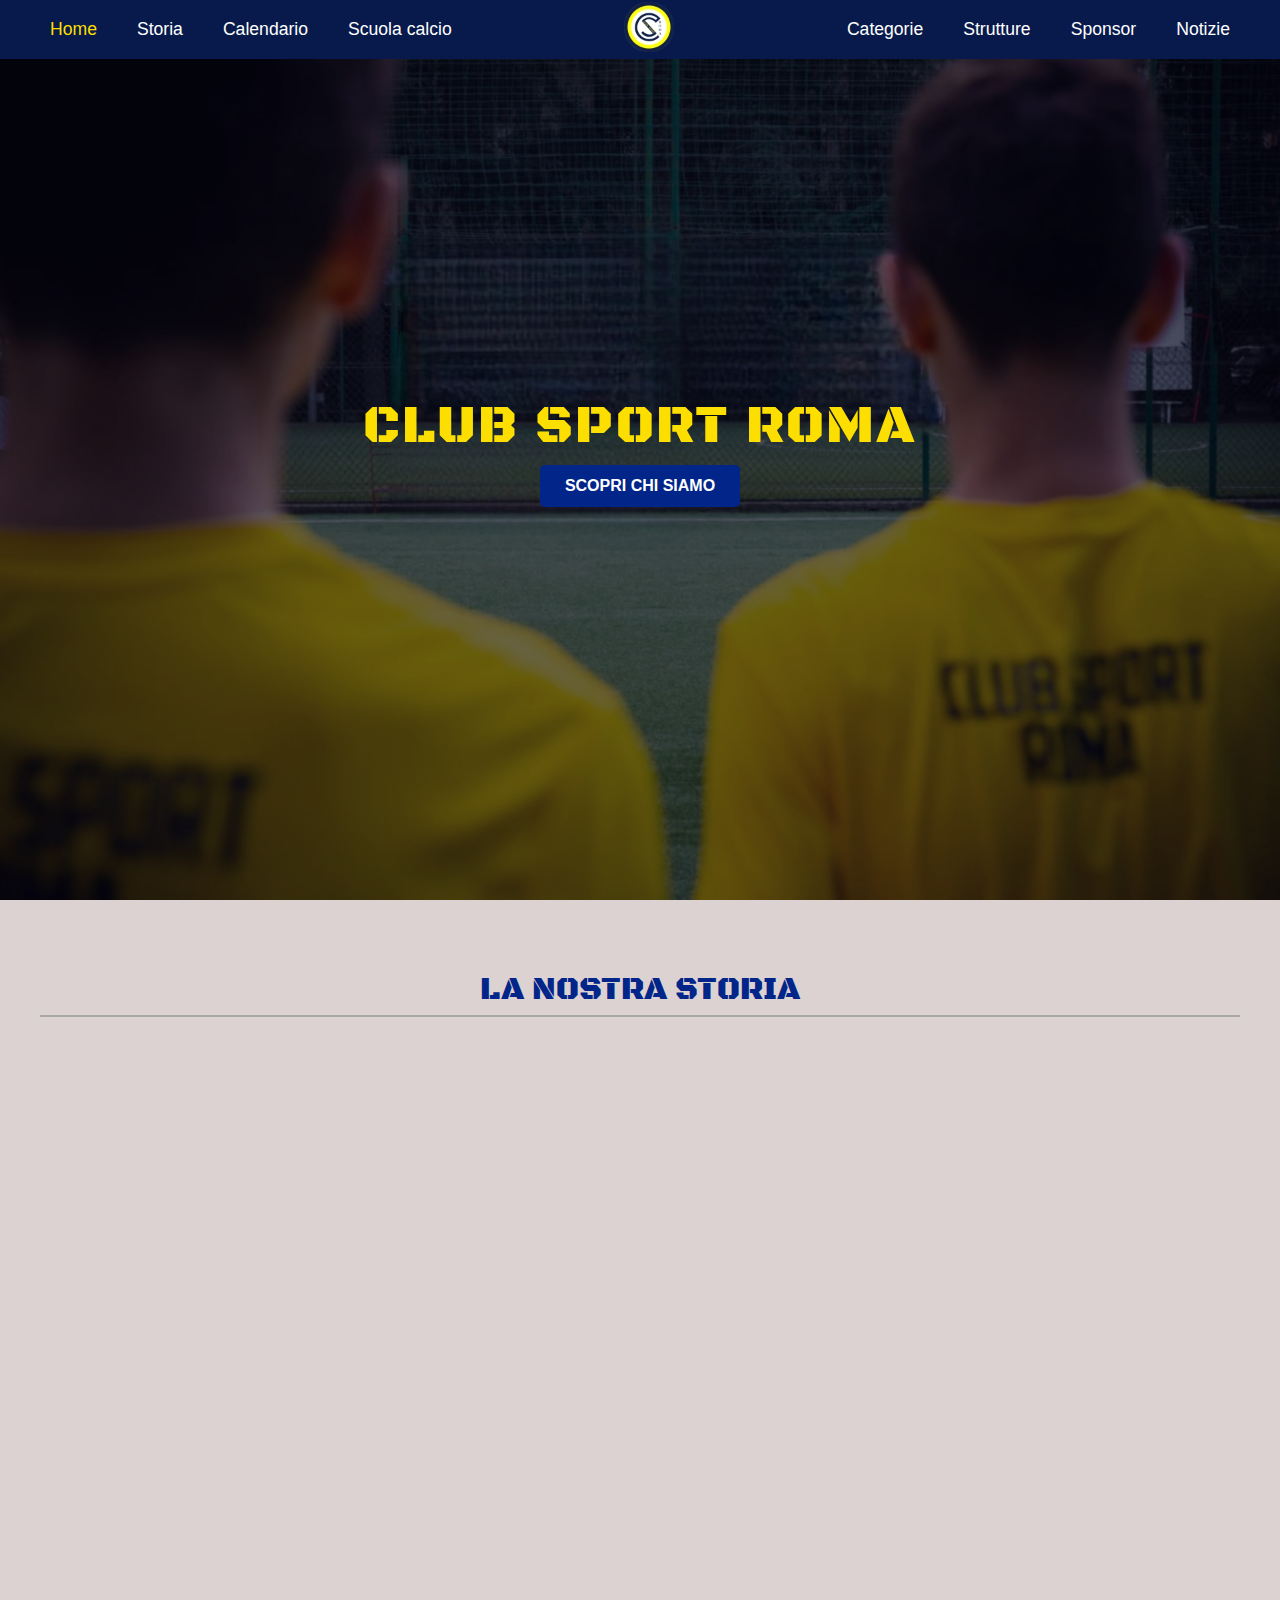
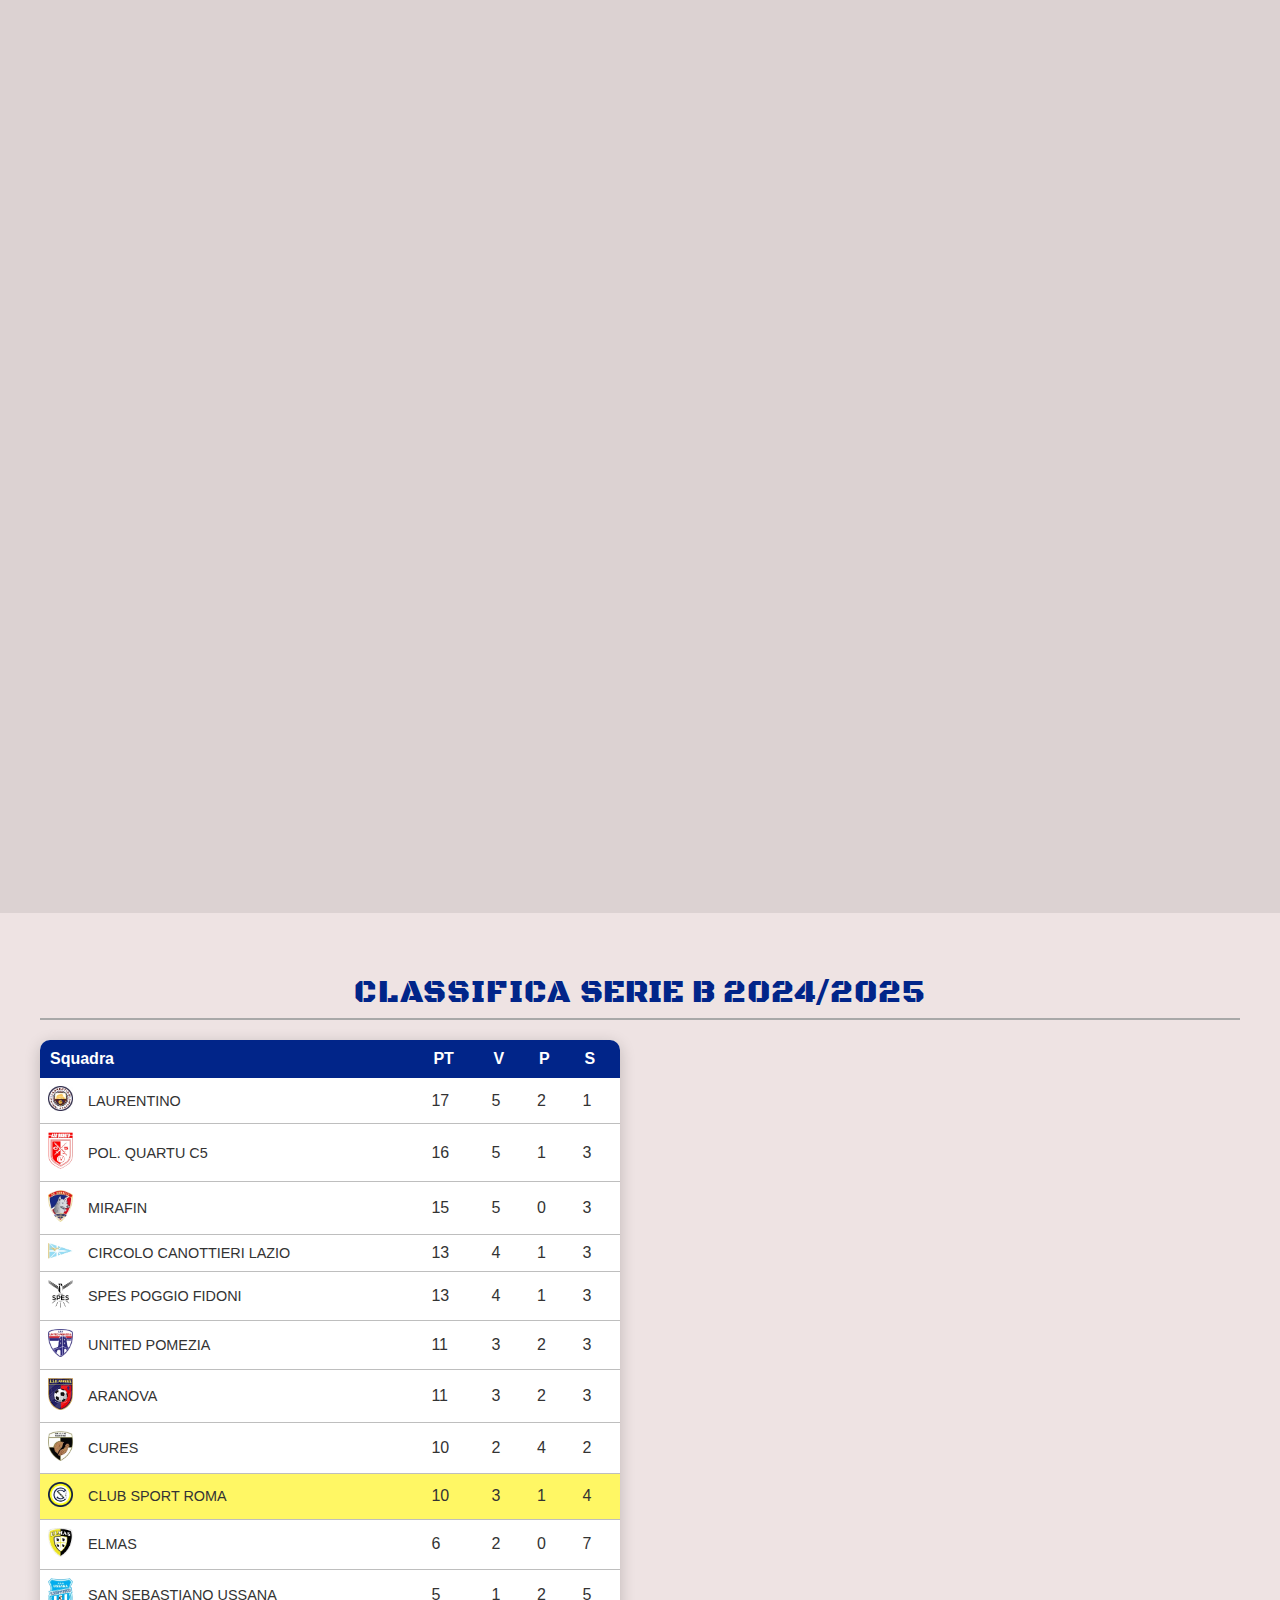
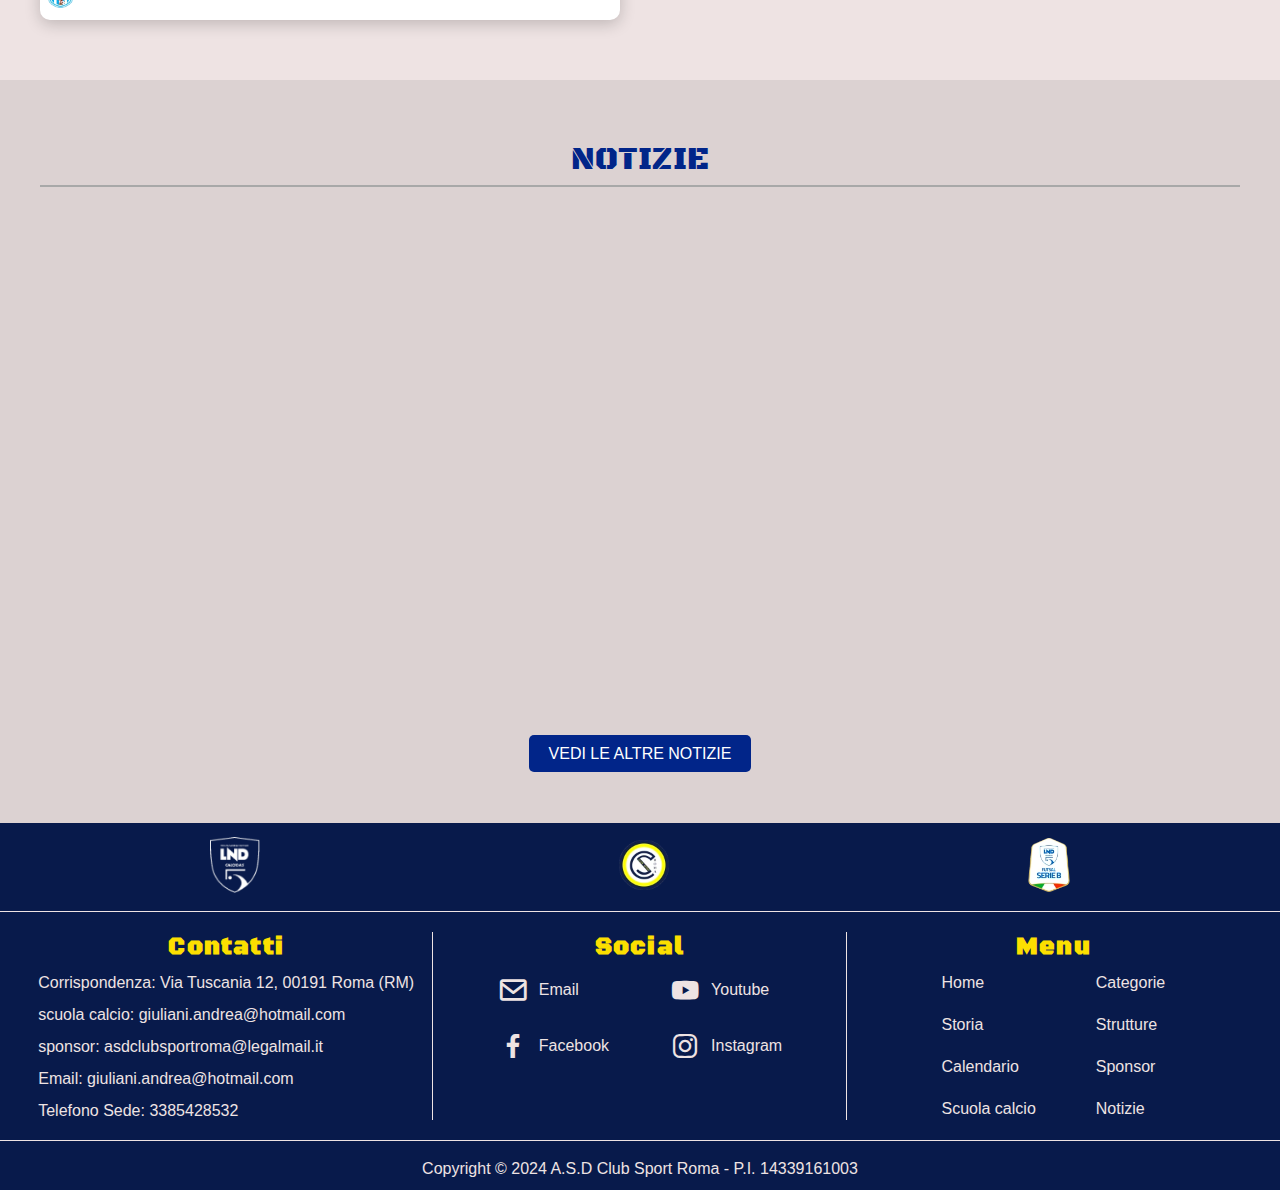
<file: index.html>
<!DOCTYPE html>
<html lang="en">

<head>
    <meta charset="UTF-8">
    <meta name="viewport" content="width=device-width, initial-scale=1.0">
    <meta name="description"
        content="Benvenuti sul sito ufficiale del Club Sport Roma, squadra di calcio a 5 che milita in Serie B. Scopri la nostra storia, le strutture, il calendario delle partite e le ultime notizie. Un punto di riferimento per gli amanti del futsal e dello sport.">
    <title>ASD Club Sport Roma | Sito ufficiale</title>
    <link rel="stylesheet" href="style.css">
    <link rel="stylesheet" href="media.css">
    <link rel="icon" href="images/csr.webp">
    <link href='https://unpkg.com/boxicons@2.1.4/css/boxicons.min.css' rel='stylesheet'>

</head>

<body>
    <header>
        <nav class="navbar">
            <input type="checkbox" id="check">

            <div class="navbar-left">
                <a href="index.html">Home</a>
                <a href="storia.html">Storia</a>
                <a href="calendario.html">Calendario</a>
                <a href="scuolacalcio.html">Scuola calcio</a>
            </div>

            <div class="navbar-center">
                <a href="#home">
                    <img src="images/csr.webp" alt="Club Sport Roma calcio a 5" class="logo">
                </a>
            </div>

            <div class="navbar-right">
                <a href="categorie.html">Categorie</a>
                <a href="strutture.html">Strutture</a>
                <a href="sponsor.html">Sponsor</a>
                <a href="articoli.html">Notizie</a>
            </div>

            <label for="check" class="nav-toggle" id="open-menu">
                <i class='bx bx-menu'></i>
            </label>

            <div class="menu">
                <label for="check" class="nav-toggle close-menu">
                    <i class='bx bx-x'></i>
                </label>
                <div class="menu-links">
                    <a href="index.html">Home</a>
                    <a href="storia.html">Storia</a>
                    <a href="calendario.html">Calendario</a>
                    <a href="scuolacalcio.html">Scuola calcio</a>
                    <a href="categorie.html">Categorie</a>
                    <a href="strutture.html">Strutture</a>
                    <a href="sponsor.html">Sponsor</a>
                    <a href="articoli.html">Notizie</a>
                </div>
            </div>
        </nav>
    </header>


    <section id="home">
        <div class="hero">
            <div class="overlay"></div>
            <div class="content scroll-scale">
                <div class="titolo scroll-top">club sport roma</div>
                <a href="#storia" class="cta-btn">Scopri chi siamo</a>
            </div>
        </div>
    </section>

    <div id="calendario" style="display: none;">
        <div class="partita" data-date="18/12/2024">
            <div class="serieb">
                <img src="images/logo-serieb.webp" alt="Logo Serie B Futsal calcio a 5">
            </div>
            <div class="container-incontro">
                <div class="container-squadra">
                    <div class="container-img">
                        <img src="images/pomezia.webp" alt="United pomezia futsal">
                    </div>
                </div>
                <div class="container-versus">VS</div>
                <div class="container-squadra">
                    <div class="container-img">
                        <img src="images/csr.webp" alt="Club Sport Roma futsal">
                    </div>
                </div>
            </div>
            <div class="data">18/12/2024</div>
        </div>
        <div class="partita" data-date="11/01/2025">
            <div class="serieb">
                <img src="images/logo-serieb.webp" alt="Logo Serie B Futsal calcio a 5">
            </div>
            <div class="container-incontro">
                <div class="container-squadra">
                    <div class="container-img">
                        <img src="images/aranova.webp" alt="aranova calcio a 5">
                    </div>
                </div>
                <div class="container-versus">VS</div>
                <div class="container-squadra">
                    <div class="container-img">
                        <img src="images/csr.webp" alt="Club Sport Roma calcio a 5">
                    </div>
                </div>
            </div>
            <div class="data">11/01/2025</div>
        </div>
        <div class="partita" data-date="11/01/2025">
            <div class="serieb">
                <img src="images/logo-serieb.webp" alt="Logo Serie B Futsal calcio a 5">
            </div>
            <div class="container-incontro">
                <div class="container-squadra">
                    <div class="container-img">
                        <img src="images/aranova.webp" alt="aranova calcio a 5">
                    </div>
                </div>
                <div class="container-versus">VS</div>
                <div class="container-squadra">
                    <div class="container-img">
                        <img src="images/csr.webp" alt="Club Sport Roma calcio a 5">
                    </div>
                </div>
            </div>
            <div class="data">11/01/2025</div>
        </div>
        <div class="partita" data-date="18/01/2025">
            <div class="serieb">
                <img src="images/logo-serieb.webp" alt="Logo Serie B Futsal calcio a 5">
            </div>
            <div class="container-incontro">
                <div class="container-squadra">
                    <div class="container-img">
                        <img src="images/laurentino.webp" alt="laurentino futsal">
                    </div>
                </div>
                <div class="container-versus">VS</div>
                <div class="container-squadra">
                    <div class="container-img">
                        <img src="images/csr.webp" alt="Club Sport Roma futsal">
                    </div>
                </div>
            </div>
            <div class="data">18/01/2025</div>
        </div>
        <div class="partita" data-date="25/01/2025">
            <div class="serieb">
                <img src="images/logo-serieb.webp" alt="Logo Serie B Futsal calcio a 5">
            </div>
            <div class="container-incontro">
                <div class="container-squadra">
                    <div class="container-img">
                        <img src="images/csr.webp" alt="Club Sport Roma calcio a 5">
                    </div>
                </div>
                <div class="container-versus">VS</div>
                <div class="container-squadra">
                    <div class="container-img">
                        <img src="images/cures.webp" alt="cures">
                    </div>
                </div>
            </div>
            <div class="data">25/01/2025</div>
        </div>
        <div class="partita" data-date="01/02/2025">
            <div class="serieb">
                <img src="images/logo-serieb.webp" alt="Logo Serie B Futsal calcio a 5">
            </div>
            <div class="container-incontro">
                <div class="container-squadra">
                    <div class="container-img">
                        <img src="images/ussana.webp" alt="ussana calcio a 5">
                    </div>
                </div>
                <div class="container-versus">VS</div>
                <div class="container-squadra">
                    <div class="container-img">
                        <img src="images/csr.webp" alt="Club Sport Roma futsal">
                    </div>
                </div>
            </div>
            <div class="data">01/02/2025</div>
        </div>
        <div class="partita" data-date="08/02/2025">
            <div class="serieb">
                <img src="images/logo-serieb.webp" alt="Logo Serie B Futsal calcio a 5">
            </div>
            <div class="container-incontro">
                <div class="container-squadra">
                    <div class="container-img">
                        <img src="images/csr.webp" alt="Club Sport Roma futsal">
                    </div>
                </div>
                <div class="container-versus">VS</div>
                <div class="container-squadra">
                    <div class="container-img">
                        <img src="images/elmas.webp" alt="elmas calcio a 5">
                    </div>
                </div>
            </div>
            <div class="data">08/02/2025</div>
        </div>
        <div class="partita" data-date="15/02/2025">
            <div class="serieb">
                <img src="images/logo-serieb.webp" alt="Logo Serie B Futsal calcio a 5">
            </div>
            <div class="container-incontro">
                <div class="container-squadra">
                    <div class="container-img">
                        <img src="images/mirafin.webp" alt="Mirafin">
                    </div>
                </div>
                <div class="container-versus">VS</div>
                <div class="container-squadra">
                    <div class="container-img">
                        <img src="images/csr.webp" alt="Club Sport Roma calcio a 5">
                    </div>
                </div>
            </div>
            <div class="data">15/02/2025</div>
        </div>
        <div class="partita" data-date="22/02/2025">
            <div class="serieb">
                <img src="images/logo-serieb.webp" alt="Logo Serie B Futsal calcio a 5">
            </div>
            <div class="container-incontro">
                <div class="container-squadra">
                    <div class="container-img">
                        <img src="images/csr.webp" alt="Club Sport Roma futsal">
                    </div>
                </div>
                <div class="container-versus">VS</div>
                <div class="container-squadra">
                    <div class="container-img">
                        <img src="images/ccl.webp" alt="circolo canottieri lazio futsal">
                    </div>
                </div>
            </div>
            <div class="data">22/02/2025</div>
        </div>
        <div class="partita" data-date="01/03/2025">
            <div class="serieb">
                <img src="images/logo-serieb.webp" alt="Logo Serie B Futsal calcio a 5">
            </div>
            <div class="container-incontro">
                <div class="container-squadra">
                    <div class="container-img">
                        <img src="images/spes.webp" alt="spes poggio fidoni calcio a 5">
                    </div>
                </div>
                <div class="container-versus">VS</div>
                <div class="container-squadra">
                    <div class="container-img">
                        <img src="images/csr.webp" alt="Club Sport Roma calcio a 5">
                    </div>
                </div>
            </div>
            <div class="data">01/03/2025</div>
        </div>
        <div class="partita" data-date="15/03/2025">
            <div class="serieb">
                <img src="images/logo-serieb.webp" alt="Logo Serie B Futsal calcio a 5">
            </div>
            <div class="container-incontro">
                <div class="container-squadra">
                    <div class="container-img">
                        <img src="images/csr.webp" alt="Club Sport Roma futsal">
                    </div>
                </div>
                <div class="container-versus">VS</div>
                <div class="container-squadra">
                    <div class="container-img">
                        <img src="images/quartu.webp" alt="quartu futsal">
                    </div>
                </div>
            </div>
            <div class="data">15/03/2025</div>
        </div>
        <div class="partita" data-date="29/03/2025">
            <div class="serieb">
                <img src="images/logo-serieb.webp" alt="Logo Serie B Futsal calcio a 5">
            </div>
            <div class="container-incontro">
                <div class="container-squadra">
                    <div class="container-img">
                        <img src="images/pomezia.webp" alt="united pomezia calcio a 5">
                    </div>
                </div>
                <div class="container-versus">VS</div>
                <div class="container-squadra">
                    <div class="container-img">
                        <img src="images/csr.webp" alt="Club Sport Roma futsal">
                    </div>
                </div>
            </div>
            <div class="data">29/03/2025</div>
        </div>
        <div class="partita" data-date="05/04/2025">
            <div class="serieb">
                <img src="images/logo-serieb.webp" alt="Logo Serie B Futsal calcio a 5">
            </div>
            <div class="container-incontro">
                <div class="container-squadra">
                    <div class="container-img">
                        <img src="images/aranova.webp" alt="aranova futsal">
                    </div>
                </div>
                <div class="container-versus">VS</div>
                <div class="container-squadra">
                    <div class="container-img">
                        <img src="images/csr.webp" alt="Club Sport Roma futsal">
                    </div>
                </div>
            </div>
            <div class="data">05/04/2025</div>
        </div>
    </div>

    <section id="storia">
        <div class="title-storia">la nostra storia</div>
        <hr>
        <div class="storia-content">
            <div class="storia-block" id="down-effect">
                <div class="storia-image">
                    <img src="images/storia-1.webp" alt="foto di squadra club sport roma">
                </div>
                <div class="storia-text">
                    <h2>La Nascita del CLUB Sport Roma</h2>
                    <p>La società Club Sport Roma nasce nel 2016, originariamente sotto il nome di <span
                            class="p-bold">Sporting Juvenia</span>, una
                        società sportiva con sede nella zona nord di Roma. Gli inizi sono stati umili, con poche
                        categorie e senza un settore giovanile strutturato. Tuttavia, grazie alla dedizione e al duro
                        lavoro, il club ha rapidamente raggiunto importanti traguardi. Tra questi, spiccano la vittoria
                        del campionato regionale di <span class="p-bold">Serie C1</span>, un titolo regionale con la
                        squadra <span class="p-bold">Under 21</span>, e un successo
                        nel campionato <span class="p-bold">Under 17</span>. Questi risultati hanno segnato una svolta,
                        permettendo al Club Sport
                        Roma di partecipare per la prima volta ai prestigiosi Campionati Nazionali maschili, avviando un
                        percorso di crescita continua.</p>
                </div>
            </div>

            <!-- Blocco 2: Testo a sinistra, immagine a destra -->
            <div class="storia-block reverse">
                <div class="storia-image">
                    <img src="images/storia-2.webp" alt="squadra femminile club sport roma">
                </div>
                <div class="storia-text">
                    <h2>La Crescita del Settore Femminile</h2>
                    <p>
                        Negli ultimi anni, il Club Sport Roma ha dato grande importanza allo <span
                            class="p-bold">sviluppo del settore
                            femminile</span>, con risultati straordinari. La prima squadra femminile, attualmente
                        impegnata nel
                        campionato di Serie C Femminile, si è distinta nelle ultime due stagioni, <span
                            class="p-bold">raggiungendo la finale
                            di Coppa Italia Regionale</span>.

                        Grazie all’aumento significativo delle atlete tesserate, il settore femminile si è ampliato
                        ulteriormente e oggi può contare <span class="p-bold">ben 7 categorie femminili</span>!

                        Questo successo è frutto di una programmazione attenta e dell’impegno nel promuovere lo sport
                        femminile, creando opportunità per giovani atlete di crescere e competere in un ambiente sano e
                        stimolante.</p>
                </div>
            </div>

            <div class="storia-block">
                <div class="storia-image">
                    <img src="images/storia-3.webp" alt="lo staff e le attività del club sport roma ">
                </div>
                <div class="storia-text">
                    <h2>Lo Staff e le Attività del Club</h2>
                    <p>
                        Attualmente, la società conta circa <span class="p-bold">180 tesserati</span>, tra
                        atleti e atlete, seguiti da uno
                        staff altamente qualificato. Gli allenamenti sono gestiti da <span class="p-bold">tecnici di
                            primo livello</span>, tra cui:
                        <br>
                        - Allenatori con certificazione UEFA B Calcio a 5; <br>
                        - Allenatori e allenatrici specializzati in Calcio a 5 Regionale; <br>
                        - Laureati in Scienze Motorie. <br>
                        Ogni squadra è inoltre supportata da dirigenti e accompagnatori dedicati, che seguono
                        costantemente i ragazzi e le ragazze nei rispettivi impegni sportivi. Le nostre attività
                        comprendono la partecipazione ai <span class="p-bold">Campionati FIGC, tornei nazionali, eventi
                            sportivi e campus
                            organizzati durante l’intera stagione</span>. Questo approccio ci consente di offrire
                        un’esperienza
                        sportiva completa e formativa, sia dal punto di vista tecnico che umano.
                    </p>
                </div>
            </div>

            <div class="storia-block reverse">
                <div class="storia-image">
                    <img src="images/storia-4.webp" alt="il club sport roma un Club in Crescita">
                </div>
                <div class="storia-text">
                    <h2>Una società in Crescita</h2>
                    <p>
                        Il Club Sport Roma rappresenta oggi una realtà solida e in continua espansione nel panorama del
                        futsal italiano. Attualmente, la nostra società milita con orgoglio nel campionato nazionale di
                        Serie B, confermandosi tra le protagoniste di questa prestigiosa competizione.

                        Grazie all’impegno quotidiano di atleti, staff e dirigenti, il nostro obiettivo rimane quello di
                        crescere, raggiungere nuovi traguardi e offrire un punto di riferimento per chiunque voglia
                        avvicinarsi al mondo del calcio a 5.</p>
                </div>
            </div>
        </div>
    </section>

    <section id="classifica">
        <div class="title-serie-b"><span>classifica</span> serie b <span>2024/2025</span></div>
        <hr>
        <div class="container-classifica-risultati">
            <div class="table-container">
                <table class="classifica">
                    <thead>
                        <tr>
                            <th>Squadra</th>
                            <th>PT</th>
                            <th>V</th>
                            <th>P</th>
                            <th>S</th>
                        </tr>
                    </thead>
                    <tbody>
                        <tr class="seconda">
                            <td class="squadre">
                                <div class="logo-classifica">
                                    <img src="images/laurentino.webp" alt="foto squadra serie b girone E">
                                </div>
                                <span>Laurentino</span>
                            </td>
                            <td>17</td>
                            <td>5</td>
                            <td>2</td>
                            <td>1</td>
                        </tr>
                        <tr>
                            <td class="squadre">
                                <div class="logo-classifica">
                                    <img src="images/quartu.webp" alt="foto squadra serie b girone E">
                                </div>
                                <span>Pol. Quartu c5</span>
                            </td>
                            <td>16</td>
                            <td>5</td>
                            <td>1</td>
                            <td>3</td>
                        </tr>
                        <tr class="seconda">
                            <td class="squadre">
                                <div class="logo-classifica">
                                    <img src="images/mirafin.webp" alt="foto squadra serie b girone E">
                                </div>
                                <span>Mirafin</span>
                            </td>
                            <td>15</td>
                            <td>5</td>
                            <td>0</td>
                            <td>3</td>
                        </tr>
                        <tr>
                            <td class="squadre">
                                <div class="logo-classifica">
                                    <img src="images/ccl.webp" alt="foto squadra serie b girone E">
                                </div>
                                <span>Circolo Canottieri Lazio</span>
                            </td>
                            <td>13</td>
                            <td>4</td>
                            <td>1</td>
                            <td>3</td>
                        </tr>
                        <tr>
                            <td class="squadre">
                                <div class="logo-classifica">
                                    <img src="images/spes.webp" alt="foto squadra serie b girone E">
                                </div>
                                <span>Spes Poggio Fidoni</span>
                            </td>
                            <td>13</td>
                            <td>4</td>
                            <td>1</td>
                            <td>3</td>
                        </tr>
                        <tr>
                            <td class="squadre">
                                <div class="logo-classifica">
                                    <img src="images/pomezia.webp" alt="foto squadra serie b girone E">
                                </div>
                                <span>United Pomezia</span>
                            </td>
                            <td>11</td>
                            <td>3</td>
                            <td>2</td>
                            <td>3</td>
                        </tr>
                        <tr class="penultima">
                            <td class="squadre">
                                <div class="logo-classifica">
                                    <img src="images/aranova.webp" alt="foto squadra serie b girone E">
                                </div>
                                <span>Aranova</span>
                            </td>
                            <td>11</td>
                            <td>3</td>
                            <td>2</td>
                            <td>3</td>
                        </tr>
                        <tr class="seconda">
                            <td class="squadre">
                                <div class="logo-classifica">
                                    <img src="images/cures.webp" alt="foto squadra serie b girone E">
                                </div>
                                <span>Cures</span>
                            </td>
                            <td>10</td>
                            <td>2</td>
                            <td>4</td>
                            <td>2</td>
                        </tr>
                        <tr class="prima">
                            <td class="squadre">
                                <div class="logo-classifica">
                                    <img src="images/csr.webp" alt="foto squadra serie b girone E">
                                </div>
                                <span>Club Sport Roma</span>
                            </td>
                            <td>10</td>
                            <td>3</td>
                            <td>1</td>
                            <td>4</td>
                        </tr>

                        <tr>
                            <td class="squadre">
                                <div class="logo-classifica">
                                    <img src="images/elmas.webp" alt="foto squadra serie b girone E">
                                </div>
                                <span>Elmas</span>
                            </td>
                            <td>6</td>
                            <td>2</td>
                            <td>0</td>
                            <td>7</td>
                        </tr>
                        <tr class="ultima">
                            <td class="squadre">
                                <div class="logo-classifica">
                                    <img src="images/ussana.webp" alt="foto squadra serie b girone E">
                                </div>
                                <span>San sebastiano Ussana</span>
                            </td>
                            <td>5</td>
                            <td>1</td>
                            <td>2</td>
                            <td>5</td>
                        </tr>
                    </tbody>
                </table>
            </div>
            <div class="container-partite">
                <div class="container-foto-b scroll-right">
                    <img src="images/serieb.webp" alt="club sport roma serie b">
                </div>
                <div class="next-game scroll-right">

                </div>
            </div>
        </div>
    </section>

    <section id="articoli">
        <div class="title-articoli">notizie</div>
        <hr>
        <div class="container-articoli">
            <div class="article">
                <div class="article-img">
                    <img src="images/art-5.webp" alt="Anoosh Kokuhennadige e Lorenzo Giuliani futsal future cup">
                </div>
                <div class="article-corpo">
                    <h3>Futsal Future cup 2024</h3>
                    <p>Splendida immagine di Anoosh Kokuhennadige e Lorenzo Giuliani al raduno della Futsal Future Cup.
                    </p>
                    <hr>
                    <a href="https://www.facebook.com/photo/?fbid=952542163335751&set=a.467969745126331&locale=it_IT"
                        target="_blank">Leggi di più</a>
                </div>
            </div>
            <div class="article">
                <div class="article-img">
                    <img src="images/art-4.webp" alt="mister marco biolcati">
                </div>
                <div class="article-corpo">
                    <h3>Confermato Marco Biolcati</h3>
                    <p>Anche la prossima stagione, Marco Biolcati siederà sulla panchina della prima squadra.</p>
                    <hr>
                    <a href="https://www.facebook.com/photo/?fbid=975365784386722&set=pcb.975365801053387&locale=it_IT"
                        target="_blank">Leggi di più</a>
                </div>
            </div>
            <div class="article">
                <div class="article-img">
                    <img src="images/art-16.webp" alt="Futsal Future Cup 2024">
                </div>
                <div class="article-corpo">
                    <h3>Futsal Future Cup 2024</h3>
                    <p>Complimenti a Diletta Braccini, Giulia Fittipaldi e Olimpia Cinquegrani, convocate al Torneo
                        delle Regioni.</p>
                    <hr>
                    <a href="https://www.facebook.com/photo/?fbid=441313178699335&set=pcb.441313212032665&locale=it_IT"
                        target="_blank">Leggi di più</a>
                </div>
            </div>
            <div class="article">
                <div class="article-img">
                    <img src="images/art-2.webp" alt="mister stefano novelli">
                </div>
                <div class="article-corpo">
                    <h3>Benvenuto Stefano Novelli</h3>
                    <p>Comunichiamo con piacere l'arrivo di Stefano Novelli nel nostro staff tecnico.</p>
                    <hr>
                    <a href="https://www.facebook.com/photo/?fbid=1008146087775358&set=a.467969745126331&locale=it_IT"
                        target="_blank">Leggi di più</a>
                </div>
            </div>
        </div>

        <div class="view-all">
            <a href="articoli.html" target="_blank">Vedi le altre notizie</a>
        </div>
    </section>

    <div class="loghi">
        <div class="container-logo">
            <img src="images/logo_footer.webp" alt="logo lnd futsal">
        </div>
        <div class="container-logo">
            <img src="images/csr.webp" alt="club sport roma calcio a 5 futsal">
        </div>
        <div class="container-logo" id="serieb-logo-footer">
            <img src="images/logo-serieb.webp" alt="logo serie b calcio a 5 futsal">
        </div>
    </div>

    <section id="footer">
        <footer class="container-footer">
            <div class="footer-section">
                <h3>Contatti</h3>
                <ul class="footer-links">
                    <li><a href="https://www.google.it/maps/place/Palestra+Flaminia+Sette+-+Corso+Francia/@41.9510166,12.4712119,16z/data=!3m2!4b1!5s0x132f672d997d53f3:0xdcf9722a35165e8b!4m6!3m5!1s0x132f672d9c20252b:0x3edd8366b229a3b0!8m2!3d41.9510126!4d12.4737868!16s%2Fg%2F1tgd8nkq?entry=ttu&g_ep=EgoyMDI0MTIwNC4wIKXMDSoASAFQAw%3D%3D"
                            target="_blank">Corrispondenza: Via Tuscania 12, 00191 Roma (RM)</a></li>
                    <li><a href="mailto: giuliani.andrea@hotmail.com">scuola calcio: giuliani.andrea@hotmail.com</a>
                    <li><a href="mailto: asdclubsportroma@legalmail.it">sponsor: asdclubsportroma@legalmail.it</a></li>
                    <li><a href="mailto: giuliani.andrea@hotmail.com">Email: giuliani.andrea@hotmail.com</a></li>
                    </li>
                    <li><a href="tel: +39 3385428532">Telefono Sede: 3385428532</a></li>
                </ul>
            </div>

            <div class="footer-section">
                <h3>Social</h3>
                <div class="link-servizi">
                    <ul class="container-footer-left" id="container-social">
                        <li><a href="mailto: giuliani.andrea@hotmail.com" target="_blank">
                                <i class='bx bx-envelope'></i>
                                <span>Email</span>
                            </a>
                        </li>
                        <li><a href="https://www.facebook.com/ASDCLUBSPORTROMA?locale=it_IT" target="_blank">
                                <i class='bx bxl-facebook' id="facebook"></i>
                                <span>Facebook</span>
                            </a>
                        </li>
                    </ul>
                    <ul class="container-footer-right" id="container-social">
                        <li><a href="https://www.youtube.com/@pikold1" target="_blank">
                                <i class='bx bxl-youtube' id="youtube"></i>
                                <span>Youtube</span>
                            </a>
                        </li>
                        <li><a href="https://www.instagram.com/asdclubsportroma?igsh=MXVndnQwaXZ0enExNg=="
                                target="_blank">
                                <i class='bx bxl-instagram' id="instagram"></i>
                                <span>Instagram</span>
                            </a>
                        </li>
                    </ul>
                </div>
            </div>

            <div class="footer-section">
                <h3 id="t-social">Menu</h3>
                <div class="link-servizi">
                    <ul class="container-footer-left">
                        <li><a href="index.html">Home</a></li>
                        <li><a href="storia.html">Storia</a></li>
                        <li><a href="calendario.html">Calendario</a></li>
                        <li><a href="scuolacalcio.html">Scuola calcio</a></li>
                    </ul>
                    <ul class="container-footer-right">
                        <li><a href="categorie.html">Categorie</a></li>
                        <li><a href="strutture.html">Strutture</a></li>
                        <li><a href="sponsor.html">Sponsor</a></li>
                        <li><a href="articoli.html">Notizie</a></li>
                    </ul>
                </div>
            </div>
        </footer>

        <div class="footer-bottom">
            <p> Copyright &copy; 2024 A.S.D Club Sport Roma - P.I. 14339161003</p>
        </div>
    </section>

    <a href="#home" class="arrow-up"><i class='bx bx-chevron-up'></i></a>
</body>
<script src="script.js"></script>
<script>
    // Funzione per convertire la stringa in data
    function parseDate(dateStr) {
        const [day, month, year] = dateStr.split("/").map(Number);
        return new Date(year, month - 1, day);
    }

    // Data odierna
    const today = new Date();

    // Seleziona tutte le partite
    const partite = document.querySelectorAll("#calendario .partita");
    let prossimaPartita = null;

    // Trova la partita futura più vicina
    partite.forEach(partita => {
        const dataPartita = parseDate(partita.dataset.date);

        if (dataPartita > today) {
            if (!prossimaPartita || dataPartita < parseDate(prossimaPartita.dataset.date)) {
                prossimaPartita = partita;
            }
        }
    });

    // Mostra la prossima partita futura più vicina
    if (prossimaPartita) {
        const contenitore = document.querySelector(".next-game");
        contenitore.innerHTML = prossimaPartita.innerHTML; // Copia il contenuto
    }
</script>

</html>
</file>
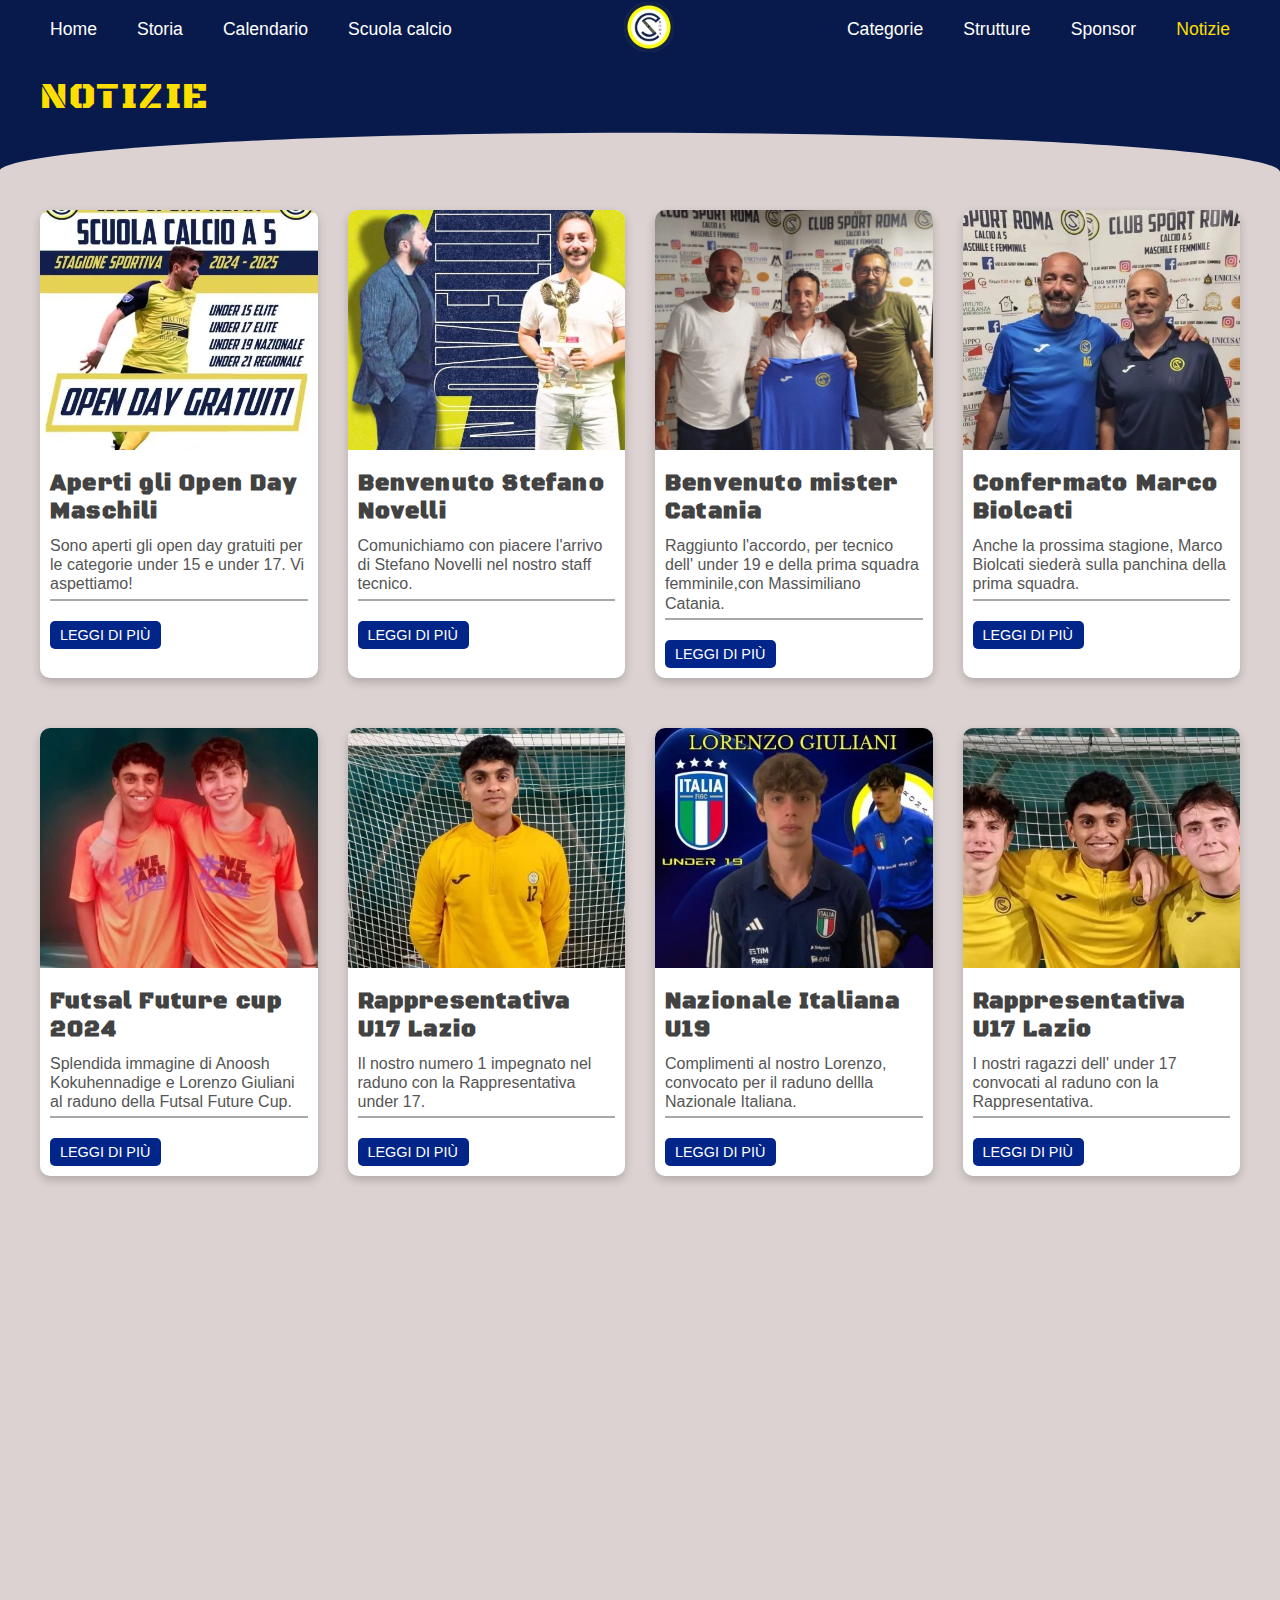
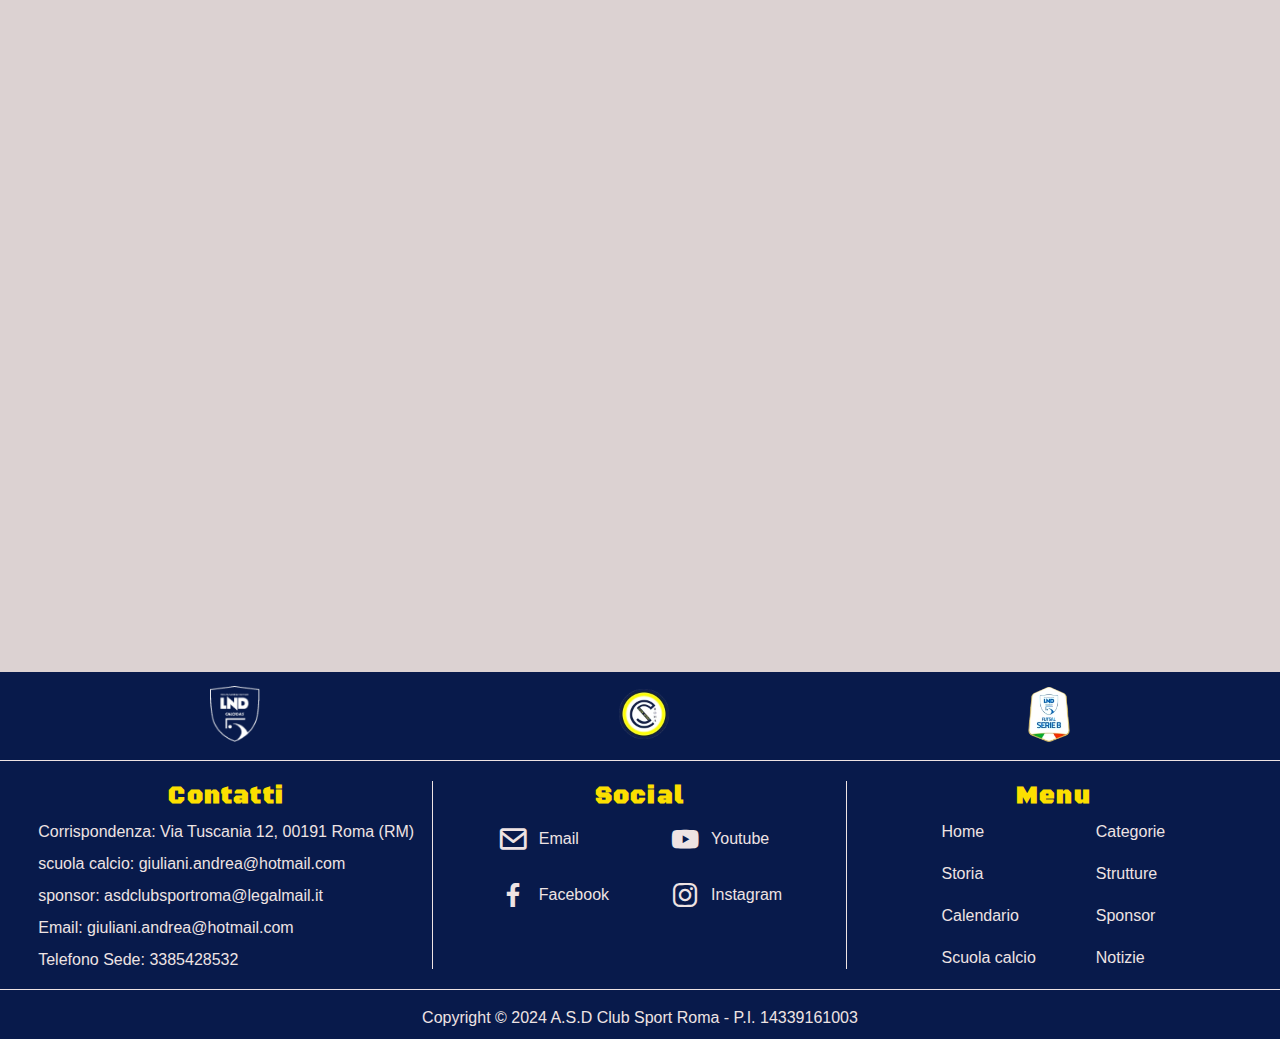
<file: articoli.html>
<!DOCTYPE html>
<html lang="en">

<head>
    <meta charset="UTF-8">
    <meta name="viewport" content="width=device-width, initial-scale=1.0">
    <meta name="description"
        content="Rimani aggiornato con le ultime notizie del Club Sport Roma: risultati, eventi, curiosità e aggiornamenti dal mondo del calcio a 5. Scopri tutte le novità della nostra squadra!">
    <title>ASD Club Sport Roma | Notizie</title>
    <link rel="stylesheet" href="style.css">
    <link rel="stylesheet" href="media.css">
    <link rel="icon" href="images/csr.webp">
    <link href='https://unpkg.com/boxicons@2.1.4/css/boxicons.min.css' rel='stylesheet'>
</head>

<body>
    <header>
        <nav class="navbar">
            <input type="checkbox" id="check">

            <div class="navbar-left">
                <a href="index.html">Home</a>
                <a href="storia.html">Storia</a>
                <a href="calendario.html">Calendario</a>
                <a href="scuolacalcio.html">Scuola calcio</a>
            </div>

            <div class="navbar-center">
                <a href="index.html">
                    <img src="images/csr.webp" alt="Club Sport Roma calcio a 5" class="logo">
                </a>
            </div>

            <div class="navbar-right">
                <a href="categorie.html">Categorie</a>
                <a href="strutture.html">Strutture</a>
                <a href="sponsor.html">Sponsor</a>
                <a href="articoli.html">Notizie</a>
            </div>

            <label for="check" class="nav-toggle" id="open-menu">
                <i class='bx bx-menu'></i>
            </label>

            <div class="menu">
                <label for="check" class="nav-toggle close-menu">
                    <i class='bx bx-x'></i>
                </label>
                <div class="menu-links">
                    <a href="index.html">Home</a>
                    <a href="storia.html">Storia</a>
                    <a href="calendario.html">Calendario</a>
                    <a href="scuolacalcio.html">Scuola calcio</a>
                    <a href="categorie.html">Categorie</a>
                    <a href="strutture.html">Strutture</a>
                    <a href="sponsor.html">Sponsor</a>
                    <a href="articoli.html">Notizie</a>
                </div>
            </div>
        </nav>
    </header>

    <div class="interruzione">
        <div class="text">Notizie</div>
    </div>

    <section id="articoli">
        <div class="custom-shape-divider-top-1731431830">
            <svg data-name="Layer 1" xmlns="http://www.w3.org/2000/svg" viewBox="0 0 1200 120"
                preserveAspectRatio="none">
                <path d="M600,112.77C268.63,112.77,0,65.52,0,7.23V120H1200V7.23C1200,65.52,931.37,112.77,600,112.77Z"
                    class="shape-fill"></path>
            </svg>
        </div>
        <div class="container-articoli" style="margin-top: 20px;">
            <div class="article">
                <div class="article-img">
                    <img src="images/art-1.webp" alt="opend day calcio a 5 giovanili">
                </div>
                <div class="article-corpo">
                    <h3>Aperti gli Open Day Maschili</h3>
                    <p>Sono aperti gli open day gratuiti per le categorie under 15 e under 17. Vi aspettiamo!</p>
                    <hr>
                    <a href="https://www.facebook.com/photo/?fbid=1021442123112421&set=pcb.1021442226445744&locale=it_IT"
                        target="_blank">Leggi di più</a>
                </div>
            </div>
            <div class="article">
                <div class="article-img">
                    <img src="images/art-2.webp" alt="mister stefano novelli ">
                </div>
                <div class="article-corpo">
                    <h3>Benvenuto Stefano Novelli</h3>
                    <p>Comunichiamo con piacere l'arrivo di Stefano Novelli nel nostro staff tecnico.</p>
                    <hr>
                    <a href="https://www.facebook.com/photo/?fbid=1008146087775358&set=a.467969745126331&locale=it_IT"
                        target="_blank">Leggi di più</a>
                </div>
            </div>

            <div class="article">
                <div class="article-img">
                    <img src="images/art-3.webp" alt="mister massimiliano catania">
                </div>
                <div class="article-corpo">
                    <h3>Benvenuto mister Catania</h3>
                    <p>Raggiunto l'accordo, per tecnico dell' under 19 e della prima squadra femminile,con Massimiliano
                        Catania.
                    </p>
                    <hr>
                    <a href="https://www.facebook.com/photo/?fbid=983940853529215&set=a.467969745126331&locale=it_IT"
                        target="_blank">Leggi di più</a>
                </div>
            </div>

            <div class="article">
                <div class="article-img">
                    <img src="images/art-4.webp" alt="mister marco biolcati">
                </div>
                <div class="article-corpo">
                    <h3>Confermato Marco Biolcati</h3>
                    <p>Anche la prossima stagione, Marco Biolcati siederà sulla panchina della prima squadra.</p>
                    <hr>
                    <a href="https://www.facebook.com/photo/?fbid=975365784386722&set=pcb.975365801053387&locale=it_IT"
                        target="_blank">Leggi di più</a>
                </div>
            </div>
            <div class="article">
                <div class="article-img">
                    <img src="images/art-5.webp" alt="Anoosh Kokuhennadige e Lorenzo Giuliani futsal future cup">
                </div>
                <div class="article-corpo">
                    <h3>Futsal Future cup 2024</h3>
                    <p>Splendida immagine di Anoosh Kokuhennadige e Lorenzo Giuliani al raduno della Futsal Future Cup.
                    </p>
                    <hr>
                    <a href="https://www.facebook.com/photo/?fbid=952542163335751&set=a.467969745126331&locale=it_IT"
                        target="_blank">Leggi di più</a>
                </div>
            </div>

            <div class="article">
                <div class="article-img">
                    <img src="images/art-6.webp" alt="convocazione Rappresentativa U17 Lazio">
                </div>
                <div class="article-corpo">
                    <h3>Rappresentativa U17 Lazio</h3>
                    <p>Il nostro numero 1 impegnato nel raduno con la Rappresentativa under 17.</p>
                    <hr>
                    <a href="https://www.facebook.com/photo/?fbid=906982301225071&set=pcb.906982354558399&locale=it_IT"
                        target="_blank">Leggi di più</a>
                </div>
            </div>

            <div class="article">
                <div class="article-img">
                    <img src="images/art-7.webp" alt="lorenzo giuliani Nazionale Italiana U19">
                </div>
                <div class="article-corpo">
                    <h3>Nazionale Italiana U19</h3>
                    <p>Complimenti al nostro Lorenzo, convocato per il raduno dellla Nazionale Italiana.</p>
                    <hr>
                    <a href="https://www.facebook.com/photo/?fbid=901455011777800&set=a.467969745126331&locale=it_IT"
                        target="_blank">Leggi di più</a>
                </div>
            </div>

            <div class="article">
                <div class="article-img">
                    <img src="images/art-8.webp" alt="convocati Rappresentativa U17 Lazio">
                </div>
                <div class="article-corpo">
                    <h3>Rappresentativa U17 Lazio</h3>
                    <p>I nostri ragazzi dell' under 17 convocati al raduno con la Rappresentativa.</p>
                    <hr>
                    <a href="https://www.facebook.com/photo/?fbid=861789622411006&set=a.467969745126331&locale=it_IT"
                        target="_blank">Leggi di più</a>
                </div>
            </div>

            <div class="article">
                <div class="article-img">
                    <img src="images/art-9.webp" alt="mister domenico giannone">
                </div>
                <div class="article-corpo">
                    <h3>Benvenuto Domenico Giannone</h3>
                    <p>Comunichiamo che Domenico Giannone sarà responsabile tecnico e preparatore dei portieri della
                        serie B.</p>
                    <hr>
                    <a href="https://www.facebook.com/photo/?fbid=752491940007442&set=a.467969745126331&locale=it_IT"
                        target="_blank">Leggi di più</a>
                </div>
            </div>

            <div class="article">
                <div class="article-img">
                    <img src="images/art-10.webp" alt="mister marco biolcati">
                </div>
                <div class="article-corpo">
                    <h3>Benvenuto Marco Biolcati</h3>
                    <p>Comunichiamo che Marco Biolcati siederà sulla panchina della nostra prima squadra.</p>
                    <hr>
                    <a href="https://www.facebook.com/photo?fbid=751825830074053&set=a.467969745126331&locale=it_IT"
                        target="_blank">Leggi di più</a>
                </div>
            </div>
            <div class="article">
                <div class="article-img">
                    <img src="images/art-11.webp" alt="Alessia Sgaggiaro convocata al Torneo delle Regioni">
                </div>
                <div class="article-corpo">
                    <h3>Torneo delle Regioni femminile</h3>
                    <p>Complimenti alla nostra Alessia Sgaggiaro, che prenderà parte al Torneo delle Regioni.</p>
                    <hr>
                    <a href="https://www.facebook.com/photo?fbid=716293833627253&set=pcb.716293913627245&locale=it_IT"
                        target="_blank">Leggi di più</a>
                </div>
            </div>

            <div class="article">
                <div class="article-img">
                    <img src="images/art-13.webp" alt="chiara colia convocata al Torneo delle Regioni">
                </div>
                <div class="article-corpo">
                    <h3>Torneo delle Regioni femminile</h3>
                    <p>Complimenti alla nostra Chiara Colia, che prenderà parte al Torneo delle Regioni.</p>
                    <hr>
                    <a href="https://www.facebook.com/photo?fbid=716293873627249&set=pcb.716293913627245&locale=it_IT"
                        target="_blank">Leggi di più</a>
                </div>
            </div>

            <div class="article">
                <div class="article-img">
                    <img src="images/art-14.webp" alt="lorenzo giuliani convocata al Torneo delle Regioni">
                </div>
                <div class="article-corpo">
                    <h3>Torneo delle Regioni U17</h3>
                    <p>Complimenti al nostro Lorenzo Giuliani, che prenderà parte al Torneo delle Regioni.</p>
                    <hr>
                    <a href="https://www.facebook.com/photo/?fbid=716293806960589&set=pcb.716293913627245&locale=it_IT"
                        target="_blank">Leggi di più</a>
                </div>
            </div>

            <div class="article">
                <div class="article-img">
                    <img src="images/art-15.webp" alt="Aperti gli Open Day Femminili">
                </div>
                <div class="article-corpo">
                    <h3>Aperti gli Open Day Femminili</h3>
                    <p>Sono aperti gli open day gratuiti delle categorie under 19 fino all'under 10. Vi aspettiamo!</p>
                    <hr>
                    <a href="https://www.facebook.com/photo/?fbid=494448390052480&set=a.115803144583675&locale=it_IT"
                        target="_blank">Leggi di più</a>
                </div>
            </div>
            <div class="article">
                <div class="article-img">
                    <img src="images/art-12.webp" alt="Diletta Braccini Convocata nella Futsal Future Cup">
                </div>
                <div class="article-corpo">
                    <h3>Futsal Future Cup 2024</h3>
                    <p>La nostra tesserata Diletta Braccini Convocata nella Futsal Future Cup 2024.</p>
                    <hr>
                    <a href="https://www.facebook.com/photo/?fbid=446401228190530&set=pcb.446401254857194&locale=it_IT"
                        target="_blank">Leggi di più</a>
                </div>
            </div>
            <div class="article">
                <div class="article-img">
                    <img src="images/art-16.webp" alt="Futsal Future Cup 2024">
                </div>
                <div class="article-corpo">
                    <h3>Futsal Future Cup 2024</h3>
                    <p>Complimenti a Diletta Braccini, Giulia Fittipaldi e Olimpia Cinquegrani, convocate al Torneo
                        delle Regioni.</p>
                    <hr>
                    <a href="https://www.facebook.com/photo/?fbid=441313178699335&set=pcb.441313212032665&locale=it_IT"
                        target="_blank">Leggi di più</a>
                </div>
            </div>
        </div>
    </section>

    <div class="loghi">
        <div class="container-logo">
            <img src="images/logo_footer.webp" alt="logo lnd futsal">
        </div>
        <div class="container-logo">
            <img src="images/csr.webp" alt="club sport roma calcio a 5 futsal">
        </div>
        <div class="container-logo" id="serieb-logo-footer">
            <img src="images/logo-serieb.webp" alt="logo serie b calcio a 5 futsal">
        </div>
    </div>

    <section id="footer">
        <footer class="container-footer">
            <div class="footer-section">
                <h3>Contatti</h3>
                <ul class="footer-links">
                    <li><a href="https://www.google.it/maps/place/Palestra+Flaminia+Sette+-+Corso+Francia/@41.9510166,12.4712119,16z/data=!3m2!4b1!5s0x132f672d997d53f3:0xdcf9722a35165e8b!4m6!3m5!1s0x132f672d9c20252b:0x3edd8366b229a3b0!8m2!3d41.9510126!4d12.4737868!16s%2Fg%2F1tgd8nkq?entry=ttu&g_ep=EgoyMDI0MTIwNC4wIKXMDSoASAFQAw%3D%3D"
                            target="_blank">Corrispondenza: Via Tuscania 12, 00191 Roma (RM)</a></li>
                    <li><a href="mailto: giuliani.andrea@hotmail.com">scuola calcio: giuliani.andrea@hotmail.com</a>
                    <li><a href="mailto: asdclubsportroma@legalmail.it">sponsor: asdclubsportroma@legalmail.it</a></li>
                    <li><a href="mailto: giuliani.andrea@hotmail.com">Email: giuliani.andrea@hotmail.com</a></li>
                    </li>
                    <li><a href="tel: +39 3385428532">Telefono Sede: 3385428532</a></li>
                </ul>
            </div>

            <div class="footer-section">
                <h3>Social</h3>
                <div class="link-servizi">
                    <ul class="container-footer-left" id="container-social">
                        <li><a href="mailto: giuliani.andrea@hotmail.com" target="_blank">
                                <i class='bx bx-envelope'></i>
                                <span>Email</span>
                            </a>
                        </li>
                        <li><a href="https://www.facebook.com/ASDCLUBSPORTROMA?locale=it_IT" target="_blank">
                                <i class='bx bxl-facebook' id="facebook"></i>
                                <span>Facebook</span>
                            </a>
                        </li>
                    </ul>
                    <ul class="container-footer-right" id="container-social">
                        <li><a href="https://www.youtube.com/@pikold1" target="_blank">
                                <i class='bx bxl-youtube' id="youtube"></i>
                                <span>Youtube</span>
                            </a>
                        </li>
                        <li><a href="https://www.instagram.com/asdclubsportroma?igsh=MXVndnQwaXZ0enExNg=="
                                target="_blank">
                                <i class='bx bxl-instagram' id="instagram"></i>
                                <span>Instagram</span>
                            </a>
                        </li>
                    </ul>
                </div>
            </div>

            <div class="footer-section">
                <h3 id="t-social">Menu</h3>
                <div class="link-servizi">
                    <ul class="container-footer-left">
                        <li><a href="index.html">Home</a></li>
                        <li><a href="storia.html">Storia</a></li>
                        <li><a href="calendario.html">Calendario</a></li>
                        <li><a href="scuolacalcio.html">Scuola calcio</a></li>
                    </ul>
                    <ul class="container-footer-right">
                        <li><a href="categorie.html">Categorie</a></li>
                        <li><a href="strutture.html">Strutture</a></li>
                        <li><a href="sponsor.html">Sponsor</a></li>
                        <li><a href="articoli.html">Notizie</a></li>
                    </ul>
                </div>
            </div>
        </footer>

        <div class="footer-bottom">
            <p> Copyright &copy; 2024 A.S.D Club Sport Roma - P.I. 14339161003</p>
        </div>
    </section>

    <a href="#home" class="arrow-up"><i class='bx bx-chevron-up'></i></a>
</body>
<script src="script.js"></script>

</html>
</file>
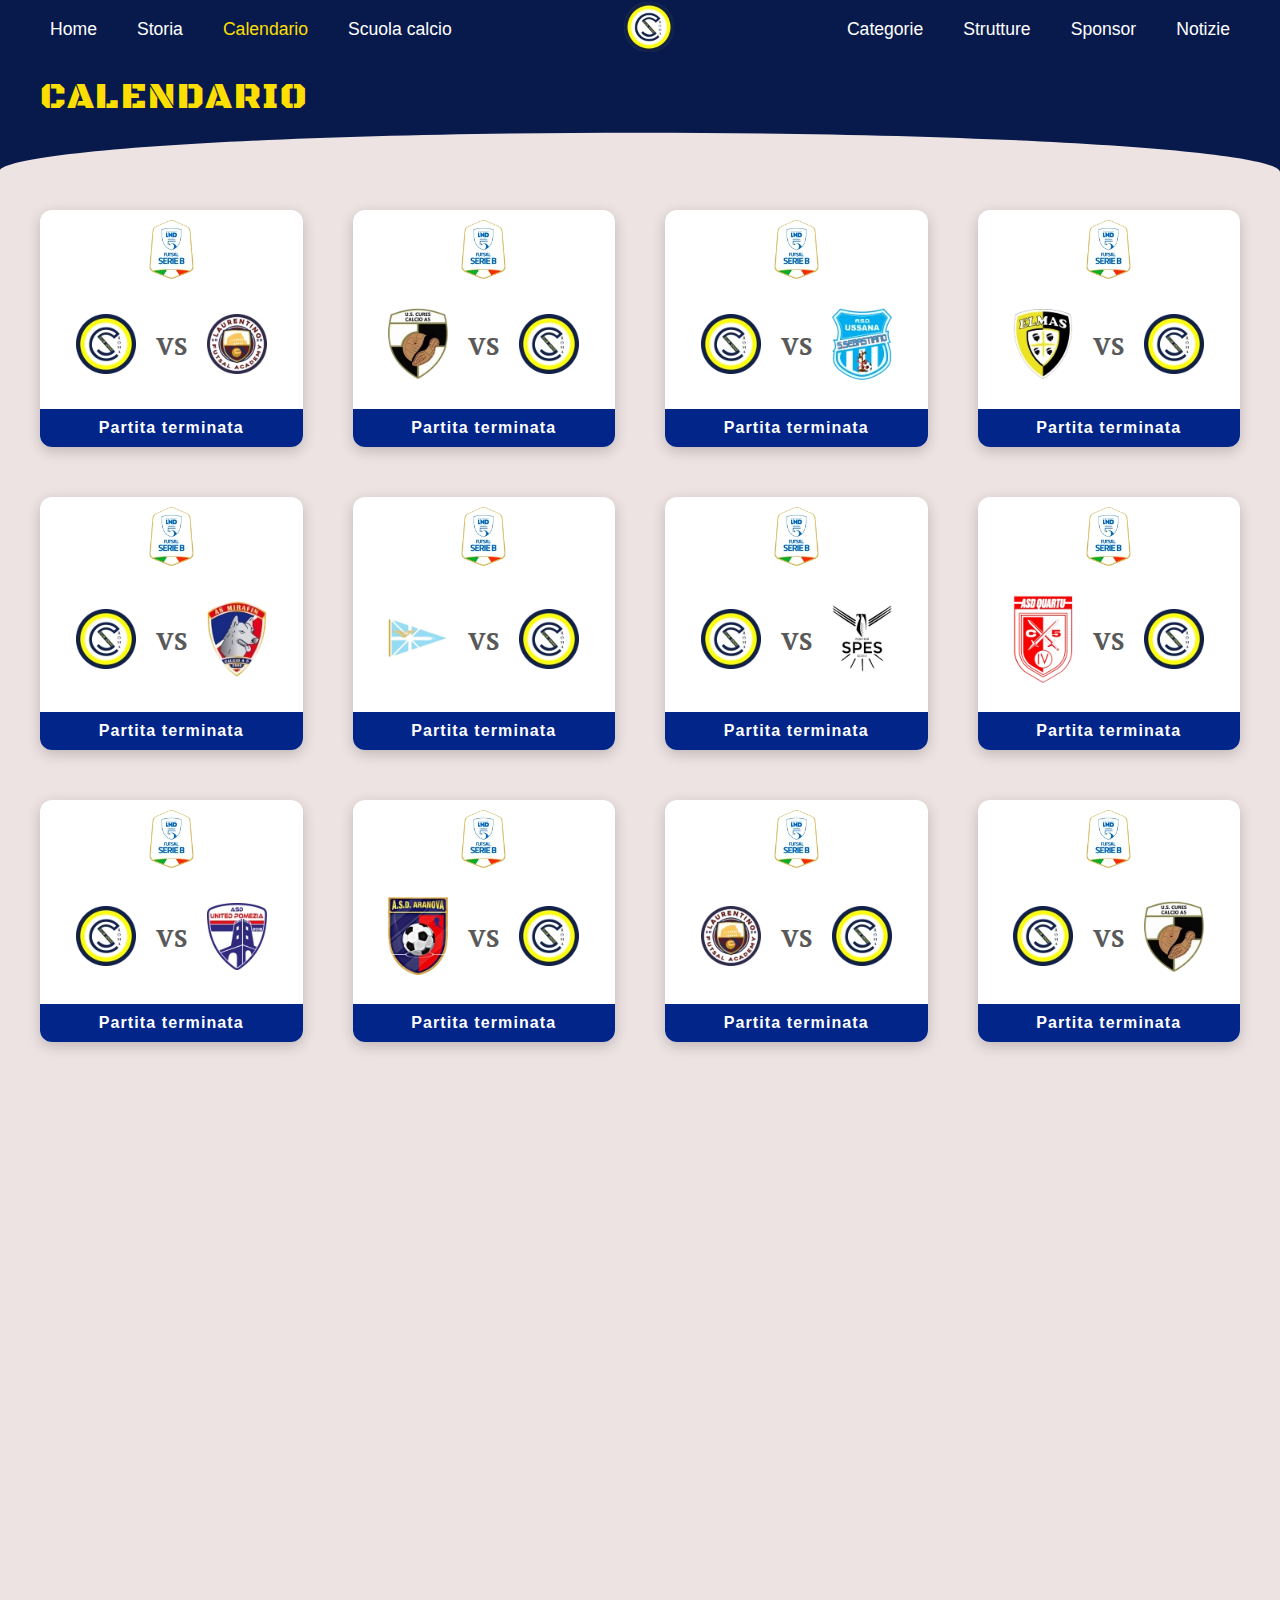
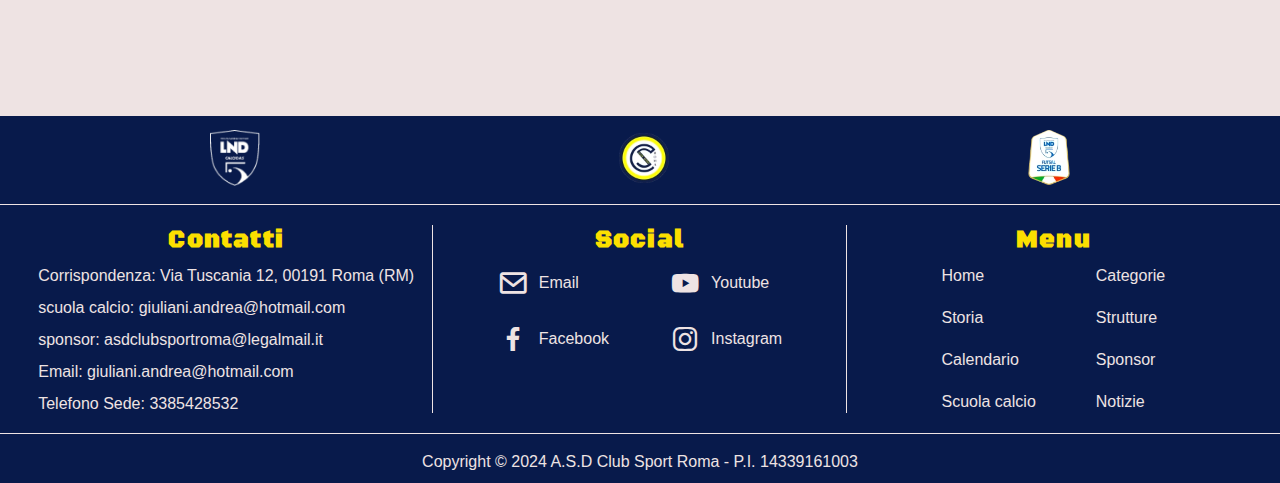
<file: calendario.html>
<!DOCTYPE html>
<html lang="en">

<head>
    <meta charset="UTF-8">
    <meta name="description"
        content="Scopri il calendario completo delle partite del Club Sport Roma: date, orari e dettagli degli incontri di futsal. Rimani aggiornato sui prossimi eventi e segui il percorso della squadra in Serie B!">
    <meta name="viewport" content="width=device-width, initial-scale=1.0">
    <title>ASD Club Sport Roma | Calendario</title>
    <link rel="stylesheet" href="style.css">
    <link rel="stylesheet" href="media.css">
    <link rel="icon" href="images/csr.webp">
    <link href='https://unpkg.com/boxicons@2.1.4/css/boxicons.min.css' rel='stylesheet'>
    <style>
    </style>
</head>

<body>
    <header>
        <nav class="navbar">
            <input type="checkbox" id="check">

            <div class="navbar-left">
                <a href="index.html">Home</a>
                <a href="storia.html">Storia</a>
                <a href="calendario.html">Calendario</a>
                <a href="scuolacalcio.html">Scuola calcio</a>
            </div>

            <div class="navbar-center">
                <a href="index.html">
                    <img src="images/csr.webp" alt="Club Sport Roma calcio a 5" class="logo">
                </a>
            </div>

            <div class="navbar-right">
                <a href="categorie.html">Categorie</a>
                <a href="strutture.html">Strutture</a>
                <a href="sponsor.html">Sponsor</a>
                <a href="articoli.html">Notizie</a>
            </div>

            <label for="check" class="nav-toggle" id="open-menu">
                <i class='bx bx-menu'></i>
            </label>

            <div class="menu">
                <label for="check" class="nav-toggle close-menu">
                    <i class='bx bx-x'></i>
                </label>
                <div class="menu-links">
                    <a href="index.html">Home</a>
                    <a href="storia.html">Storia</a>
                    <a href="calendario.html">Calendario</a>
                    <a href="scuolacalcio.html">Scuola calcio</a>
                    <a href="categorie.html">Categorie</a>
                    <a href="strutture.html">Strutture</a>
                    <a href="sponsor.html">Sponsor</a>
                    <a href="articoli.html">Notizie</a>
                </div>
            </div>
        </nav>
    </header>

    <div class="interruzione">
        <div class="text">calendario</div>
    </div>

    <section id="calendario">
        <div class="custom-shape-divider-top-1731431830">
            <svg data-name="Layer 1" xmlns="http://www.w3.org/2000/svg" viewBox="0 0 1200 120"
                preserveAspectRatio="none">
                <path d="M600,112.77C268.63,112.77,0,65.52,0,7.23V120H1200V7.23C1200,65.52,931.37,112.77,600,112.77Z"
                    class="shape-fill"></path>
            </svg>
        </div>
        <div class="container-calendario">
            <div class="partita" data-date="12/10/2024">
                <div class="serieb">
                    <img src="images/logo-serieb.webp" alt="Logo Serie B Futsal calcio a 5">
                </div>
                <div class="container-incontro">
                    <div class="container-squadra">
                        <div class="container-img">
                            <img src="images/csr.webp" alt="Club Sport Roma futsal">
                        </div>
                    </div>
                    <div class="container-versus">VS</div>
                    <div class="container-squadra">
                        <div class="container-img">
                            <img src="images/laurentino.webp" alt="Laurentino">
                        </div>
                    </div>
                </div>
                <div class="data">12/10/2024</div>
            </div>
            <div class="partita" data-date="19/10/2024">
                <div class="serieb">
                    <img src="images/logo-serieb.webp" alt="Logo Serie B Futsal calcio a 5">
                </div>
                <div class="container-incontro">
                    <div class="container-squadra">
                        <div class="container-img">
                            <img src="images/cures.webp" alt="Cures">
                        </div>
                    </div>
                    <div class="container-versus">VS</div>
                    <div class="container-squadra">
                        <div class="container-img">
                            <img src="images/csr.webp" alt="club sport roma futsal">
                        </div>
                    </div>
                </div>
                <div class="data">19/10/2024</div>
            </div>
            <div class="partita" data-date="26/10/2024">
                <div class="serieb">
                    <img src="images/logo-serieb.webp" alt="Logo Serie B Futsal calcio a 5">
                </div>
                <div class="container-incontro">
                    <div class="container-squadra">
                        <div class="container-img">
                            <img src="images/csr.webp" alt="Club Sport Roma calcio a 5">
                        </div>
                    </div>
                    <div class="container-versus">VS</div>
                    <div class="container-squadra">
                        <div class="container-img">
                            <img src="images/ussana.webp" alt="san sebastiano ussana futsal">
                        </div>
                    </div>
                </div>
                <div class="data">26/10/2024</div>
            </div>
            <div class="partita" data-date="02/11/2024">
                <div class="serieb">
                    <img src="images/logo-serieb.webp" alt="Logo Serie B Futsal calcio a 5">
                </div>
                <div class="container-incontro">
                    <div class="container-squadra">
                        <div class="container-img">
                            <img src="images/elmas.webp" alt="elmas calcio a 5">
                        </div>
                    </div>
                    <div class="container-versus">VS</div>
                    <div class="container-squadra">
                        <div class="container-img">
                            <img src="images/csr.webp" alt="club sport roma calcio a 5">
                        </div>
                    </div>
                </div>
                <div class="data">02/11/2024</div>
            </div>
            <div class="partita" data-date="09/11/2024">
                <div class="serieb">
                    <img src="images/logo-serieb.webp" alt="Logo Serie B Futsal calcio a 5">
                </div>
                <div class="container-incontro">
                    <div class="container-squadra">
                        <div class="container-img">
                            <img src="images/csr.webp" alt="Club Sport Roma futsal">
                        </div>
                    </div>
                    <div class="container-versus">VS</div>
                    <div class="container-squadra">
                        <div class="container-img">
                            <img src="images/mirafin.webp" alt="mirafin calcio a 5">
                        </div>
                    </div>
                </div>
                <div class="data">09/11/2024</div>
            </div>
            <div class="partita" data-date="16/11/2024">
                <div class="serieb">
                    <img src="images/logo-serieb.webp" alt="Logo Serie B Futsal calcio a 5">
                </div>
                <div class="container-incontro">
                    <div class="container-squadra">
                        <div class="container-img">
                            <img src="images/ccl.webp" alt="circolo canottieri lazio">
                        </div>
                    </div>
                    <div class="container-versus">VS</div>
                    <div class="container-squadra">
                        <div class="container-img">
                            <img src="images/csr.webp" alt="club sport roma calcio a 5">
                        </div>
                    </div>
                </div>
                <div class="data">16/11/2024</div>
            </div>
            <div class="partita" data-date="23/11/2024">
                <div class="serieb">
                    <img src="images/logo-serieb.webp" alt="Logo Serie B Futsal calcio a 5">
                </div>
                <div class="container-incontro">
                    <div class="container-squadra">
                        <div class="container-img">
                            <img src="images/csr.webp" alt="Club Sport Roma Futsal">
                        </div>
                    </div>
                    <div class="container-versus">VS</div>
                    <div class="container-squadra">
                        <div class="container-img">
                            <img src="images/spes.webp" alt="spes poggio fidoni calcio a 5">
                        </div>
                    </div>
                </div>
                <div class="data">23/11/2024</div>
            </div>
            <!-- <div class="partita" data-date="07/12/2024"> -->
            <div class="partita" data-date="05/12/2024"> <!-- prova per vedere se ca,bia domani POI CAMBIARE -->
                <div class="serieb">
                    <img src="images/logo-serieb.webp" alt="Logo Serie B Futsal calcio a 5">
                </div>
                <div class="container-incontro">
                    <div class="container-squadra">
                        <div class="container-img">
                            <img src="images/quartu.webp" alt="quartu calcio a 5">
                        </div>
                    </div>
                    <div class="container-versus">VS</div>
                    <div class="container-squadra">
                        <div class="container-img">
                            <img src="images/csr.webp" alt="club sport roma calcio a 5">
                        </div>
                    </div>
                </div>
                <div class="data">07/12/2024</div>
            </div>
            <div class="partita" data-date="21/12/2024">
                <div class="serieb">
                    <img src="images/logo-serieb.webp" alt="Logo Serie B Futsal calcio a 5">
                </div>
                <div class="container-incontro">
                    <div class="container-squadra">
                        <div class="container-img">
                            <img src="images/csr.webp" alt="Club Sport Roma futsal">
                        </div>
                    </div>
                    <div class="container-versus">VS</div>
                    <div class="container-squadra">
                        <div class="container-img">
                            <img src="images/pomezia.webp" alt="United pomezia futsal">
                        </div>
                    </div>
                </div>
                <div class="data">21/12/2024</div>
            </div>
            <div class="partita" data-date="11/01/2025">
                <div class="serieb">
                    <img src="images/logo-serieb.webp" alt="Logo Serie B Futsal calcio a 5">
                </div>
                <div class="container-incontro">
                    <div class="container-squadra">
                        <div class="container-img">
                            <img src="images/aranova.webp" alt="aranova calcio a 5">
                        </div>
                    </div>
                    <div class="container-versus">VS</div>
                    <div class="container-squadra">
                        <div class="container-img">
                            <img src="images/csr.webp" alt="Club Sport Roma calcio a 5">
                        </div>
                    </div>
                </div>
                <div class="data">11/01/2025</div>
            </div>
            <!--  ritorno -->
            <div class="partita" data-date="18/01/2025">
                <div class="serieb">
                    <img src="images/logo-serieb.webp" alt="Logo Serie B Futsal calcio a 5">
                </div>
                <div class="container-incontro">
                    <div class="container-squadra">
                        <div class="container-img">
                            <img src="images/laurentino.webp" alt="laurentino futsal">
                        </div>
                    </div>
                    <div class="container-versus">VS</div>
                    <div class="container-squadra">
                        <div class="container-img">
                            <img src="images/csr.webp" alt="Club Sport Roma futsal">
                        </div>
                    </div>
                </div>
                <div class="data">18/01/2025</div>
            </div>
            <div class="partita" data-date="25/01/2025">
                <div class="serieb">
                    <img src="images/logo-serieb.webp" alt="Logo Serie B Futsal calcio a 5">
                </div>
                <div class="container-incontro">
                    <div class="container-squadra">
                        <div class="container-img">
                            <img src="images/csr.webp" alt="Club Sport Roma calcio a 5">
                        </div>
                    </div>
                    <div class="container-versus">VS</div>
                    <div class="container-squadra">
                        <div class="container-img">
                            <img src="images/cures.webp" alt="cures">
                        </div>
                    </div>
                </div>
                <div class="data">25/01/2025</div>
            </div>
            <div class="partita" data-date="01/02/2025">
                <div class="serieb">
                    <img src="images/logo-serieb.webp" alt="Logo Serie B Futsal calcio a 5">
                </div>
                <div class="container-incontro">
                    <div class="container-squadra">
                        <div class="container-img">
                            <img src="images/ussana.webp" alt="ussana calcio a 5">
                        </div>
                    </div>
                    <div class="container-versus">VS</div>
                    <div class="container-squadra">
                        <div class="container-img">
                            <img src="images/csr.webp" alt="Club Sport Roma futsal">
                        </div>
                    </div>
                </div>
                <div class="data">01/02/2025</div>
            </div>
            <div class="partita" data-date="08/02/2025">
                <div class="serieb">
                    <img src="images/logo-serieb.webp" alt="Logo Serie B Futsal calcio a 5">
                </div>
                <div class="container-incontro">
                    <div class="container-squadra">
                        <div class="container-img">
                            <img src="images/csr.webp" alt="Club Sport Roma futsal">
                        </div>
                    </div>
                    <div class="container-versus">VS</div>
                    <div class="container-squadra">
                        <div class="container-img">
                            <img src="images/elmas.webp" alt="elmas calcio a 5">
                        </div>
                    </div>
                </div>
                <div class="data">08/02/2025</div>
            </div>
            <div class="partita" data-date="15/02/2025">
                <div class="serieb">
                    <img src="images/logo-serieb.webp" alt="Logo Serie B Futsal calcio a 5">
                </div>
                <div class="container-incontro">
                    <div class="container-squadra">
                        <div class="container-img">
                            <img src="images/mirafin.webp" alt="Mirafin">
                        </div>
                    </div>
                    <div class="container-versus">VS</div>
                    <div class="container-squadra">
                        <div class="container-img">
                            <img src="images/csr.webp" alt="Club Sport Roma calcio a 5">
                        </div>
                    </div>
                </div>
                <div class="data">15/02/2025</div>
            </div>
            <div class="partita" data-date="22/02/2025">
                <div class="serieb">
                    <img src="images/logo-serieb.webp" alt="Logo Serie B Futsal calcio a 5">
                </div>
                <div class="container-incontro">
                    <div class="container-squadra">
                        <div class="container-img">
                            <img src="images/csr.webp" alt="Club Sport Roma futsal">
                        </div>
                    </div>
                    <div class="container-versus">VS</div>
                    <div class="container-squadra">
                        <div class="container-img">
                            <img src="images/ccl.webp" alt="circolo canottieri lazio futsal">
                        </div>
                    </div>
                </div>
                <div class="data">22/02/2025</div>
            </div>
            <div class="partita" data-date="01/03/2025">
                <div class="serieb">
                    <img src="images/logo-serieb.webp" alt="Logo Serie B Futsal calcio a 5">
                </div>
                <div class="container-incontro">
                    <div class="container-squadra">
                        <div class="container-img">
                            <img src="images/spes.webp" alt="spes poggio fidoni calcio a 5">
                        </div>
                    </div>
                    <div class="container-versus">VS</div>
                    <div class="container-squadra">
                        <div class="container-img">
                            <img src="images/csr.webp" alt="Club Sport Roma calcio a 5">
                        </div>
                    </div>
                </div>
                <div class="data">01/03/2025</div>
            </div>
            <div class="partita" data-date="15/03/2025">
                <div class="serieb">
                    <img src="images/logo-serieb.webp" alt="Logo Serie B Futsal calcio a 5">
                </div>
                <div class="container-incontro">
                    <div class="container-squadra">
                        <div class="container-img">
                            <img src="images/csr.webp" alt="Club Sport Roma futsal">
                        </div>
                    </div>
                    <div class="container-versus">VS</div>
                    <div class="container-squadra">
                        <div class="container-img">
                            <img src="images/quartu.webp" alt="quartu futsal">
                        </div>
                    </div>
                </div>
                <div class="data">15/03/2025</div>
            </div>
            <div class="partita" data-date="29/03/2025">
                <div class="serieb">
                    <img src="images/logo-serieb.webp" alt="Logo Serie B Futsal calcio a 5">
                </div>
                <div class="container-incontro">
                    <div class="container-squadra">
                        <div class="container-img">
                            <img src="images/csr.webp" alt="Club Sport Roma futsal">
                        </div>
                    </div>
                    <div class="container-versus">VS</div>
                    <div class="container-squadra">
                        <div class="container-img">
                            <img src="images/pomezia.webp" alt="united pomezia calcio a 5">
                        </div>
                    </div>
                </div>
                <div class="data">29/03/2025</div>
            </div>
            <div class="partita" data-date="05/04/2025">
                <div class="serieb">
                    <img src="images/logo-serieb.webp" alt="Logo Serie B Futsal calcio a 5">
                </div>
                <div class="container-incontro">
                    <div class="container-squadra">
                        <div class="container-img">
                            <img src="images/aranova.webp" alt="aranova futsal">
                        </div>
                    </div>
                    <div class="container-versus">VS</div>
                    <div class="container-squadra">
                        <div class="container-img">
                            <img src="images/csr.webp" alt="Club Sport Roma futsal">
                        </div>
                    </div>
                </div>
                <div class="data">05/04/2025</div>
            </div>
        </div>
    </section>

    <div class="loghi">
        <div class="container-logo">
            <img src="images/logo_footer.webp" alt="logo lnd futsal">
        </div>
        <div class="container-logo">
            <img src="images/csr.webp" alt="club sport roma calcio a 5 futsal">
        </div>
        <div class="container-logo" id="serieb-logo-footer">
            <img src="images/logo-serieb.webp" alt="logo serie b calcio a 5 futsal">
        </div>
    </div>
    <section id="footer">
        <footer class="container-footer">
            <div class="footer-section">
                <h3>Contatti</h3>
                <ul class="footer-links">
                    <li><a href="https://www.google.it/maps/place/Palestra+Flaminia+Sette+-+Corso+Francia/@41.9510166,12.4712119,16z/data=!3m2!4b1!5s0x132f672d997d53f3:0xdcf9722a35165e8b!4m6!3m5!1s0x132f672d9c20252b:0x3edd8366b229a3b0!8m2!3d41.9510126!4d12.4737868!16s%2Fg%2F1tgd8nkq?entry=ttu&g_ep=EgoyMDI0MTIwNC4wIKXMDSoASAFQAw%3D%3D"
                            target="_blank">Corrispondenza: Via Tuscania 12, 00191 Roma (RM)</a></li>
                    <li><a href="mailto: giuliani.andrea@hotmail.com">scuola calcio: giuliani.andrea@hotmail.com</a>
                    <li><a href="mailto: asdclubsportroma@legalmail.it">sponsor: asdclubsportroma@legalmail.it</a></li>
                    <li><a href="mailto: giuliani.andrea@hotmail.com">Email: giuliani.andrea@hotmail.com</a></li>
                    </li>
                    <li><a href="tel: +39 3385428532">Telefono Sede: 3385428532</a></li>
                </ul>
            </div>

            <div class="footer-section">
                <h3>Social</h3>
                <div class="link-servizi">
                    <ul class="container-footer-left" id="container-social">
                        <li><a href="mailto: giuliani.andrea@hotmail.com" target="_blank">
                                <i class='bx bx-envelope'></i>
                                <span>Email</span>
                            </a>
                        </li>
                        <li><a href="https://www.facebook.com/ASDCLUBSPORTROMA?locale=it_IT" target="_blank">
                                <i class='bx bxl-facebook' id="facebook"></i>
                                <span>Facebook</span>
                            </a>
                        </li>
                    </ul>
                    <ul class="container-footer-right" id="container-social">
                        <li><a href="https://www.youtube.com/@pikold1" target="_blank">
                                <i class='bx bxl-youtube' id="youtube"></i>
                                <span>Youtube</span>
                            </a>
                        </li>
                        <li><a href="https://www.instagram.com/asdclubsportroma?igsh=MXVndnQwaXZ0enExNg=="
                                target="_blank">
                                <i class='bx bxl-instagram' id="instagram"></i>
                                <span>Instagram</span>
                            </a>
                        </li>
                    </ul>
                </div>
            </div>

            <div class="footer-section">
                <h3 id="t-social">Menu</h3>
                <div class="link-servizi">
                    <ul class="container-footer-left">
                        <li><a href="index.html">Home</a></li>
                        <li><a href="storia.html">Storia</a></li>
                        <li><a href="calendario.html">Calendario</a></li>
                        <li><a href="scuolacalcio.html">Scuola calcio</a></li>
                    </ul>
                    <ul class="container-footer-right">
                        <li><a href="categorie.html">Categorie</a></li>
                        <li><a href="strutture.html">Strutture</a></li>
                        <li><a href="sponsor.html">Sponsor</a></li>
                        <li><a href="articoli.html">Notizie</a></li>
                    </ul>
                </div>
            </div>
        </footer>

        <div class="footer-bottom">
            <p> Copyright &copy; 2024 A.S.D Club Sport Roma - P.I. 14339161003</p>
        </div>
    </section>
    <a href="#home" class="arrow-up"><i class='bx bx-chevron-up'></i></a>
</body>

<script>
    // Funzione per convertire la stringa data in formato Date
    function parseDate(dateStr) {
        const [day, month, year] = dateStr.split("/").map(Number);
        return new Date(year, month - 1, day); // Mese inizia da 0 in JS
    }

    // Data odierna
    const today = new Date();

    // Seleziona tutti i div con classe "date-div"
    const dateDivs = document.querySelectorAll(".partita");

    dateDivs.forEach(div => {
        // Prendi la data dal data-attribute
        const eventDate = parseDate(div.dataset.date);

        // Confronta la data odierna con quella dell'evento
        if (today > eventDate) {
            div.classList.add("past-date"); // Aggiunge la classe per lo stile
        }
    });
</script>
<script src="script.js"></script>

</html>
</file>
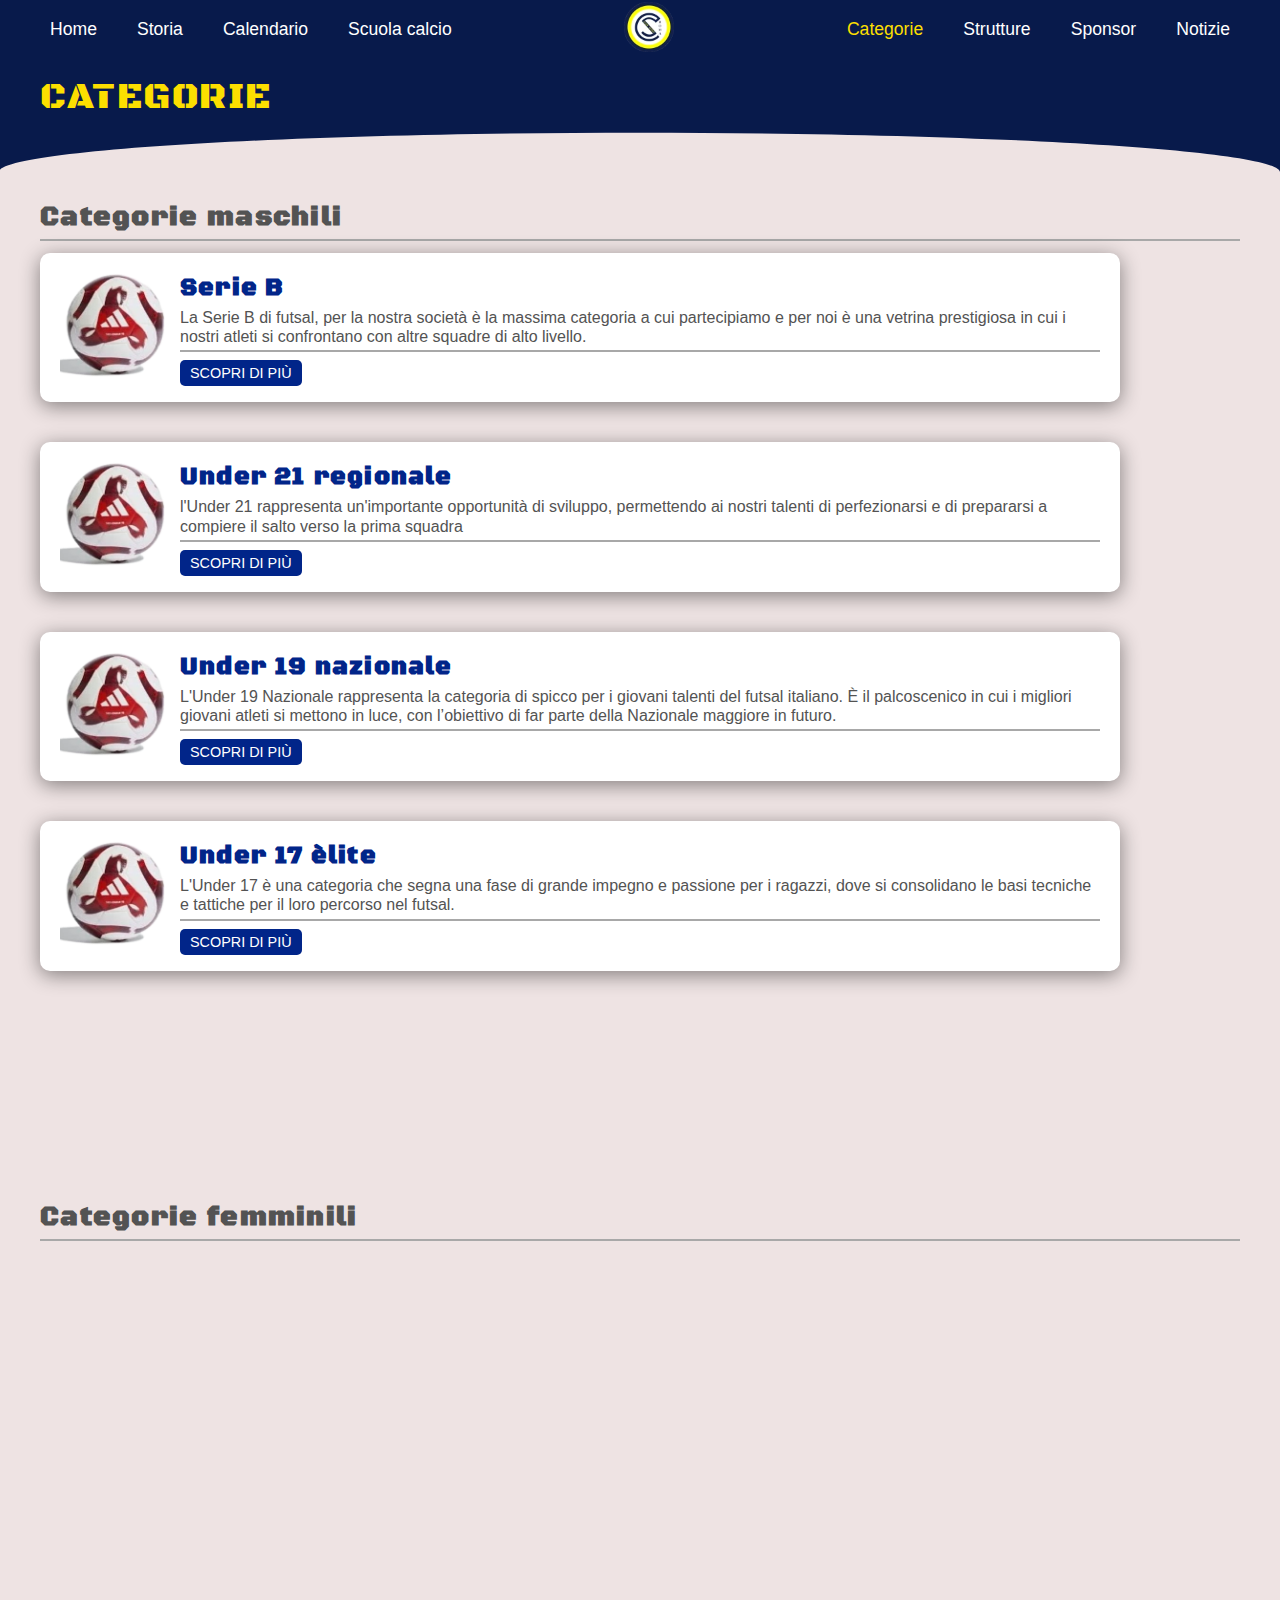
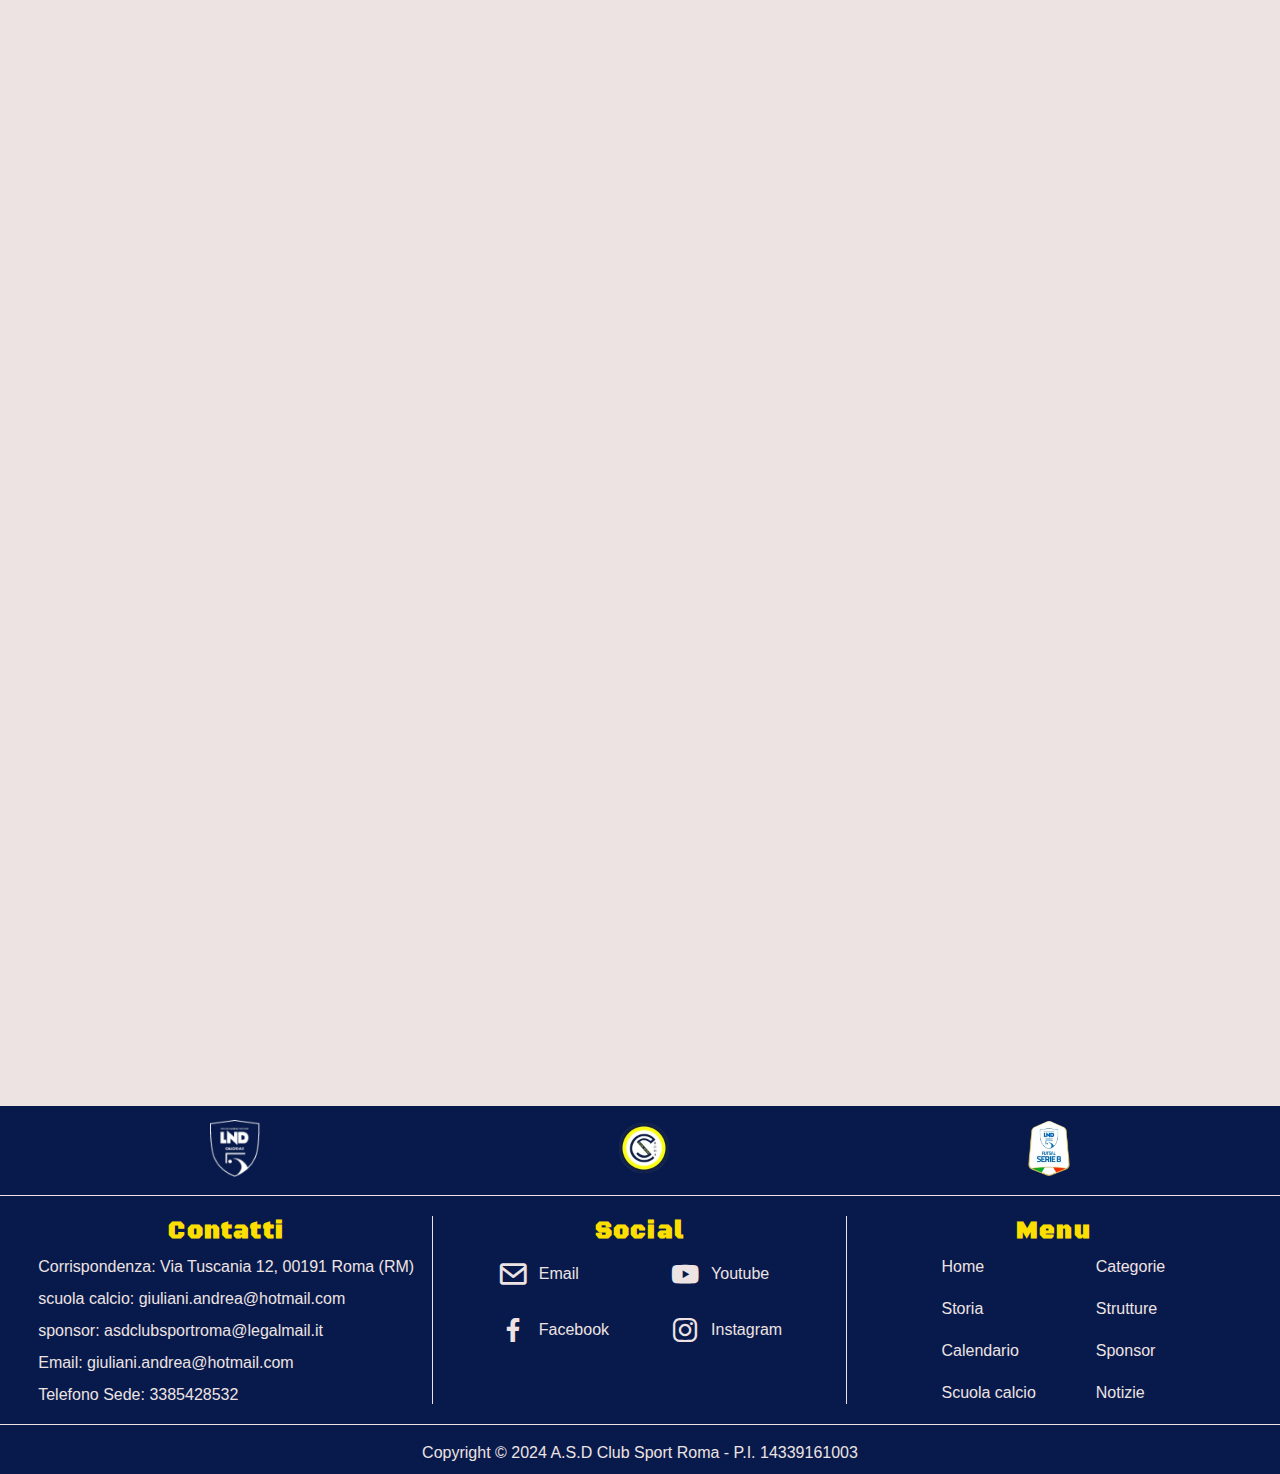
<file: categorie.html>
<!DOCTYPE html>
<html lang="en">

<head>
    <meta charset="UTF-8">
    <meta name="description"
        content="Scopri le categorie maschili e femminili del Club Sport Roma. Unisciti alla nostra squadra e vivi l'emozione del futsal a tutti i livelli, con allenamenti e competizioni per tutte le età. Un club in crescita, con opportunità per ogni giocatore.">
    <meta name="viewport" content="width=device-width, initial-scale=1.0">
    <title>ASD Club Sport Roma | Categorie</title>
    <link rel="stylesheet" href="style.css">
    <link rel="stylesheet" href="media.css">
    <link rel="icon" href="images/csr.webp">
    <link href='https://unpkg.com/boxicons@2.1.4/css/boxicons.min.css' rel='stylesheet'>
</head>

<body>
    <header>
        <nav class="navbar">
            <input type="checkbox" id="check">

            <div class="navbar-left">
                <a href="index.html">Home</a>
                <a href="storia.html">Storia</a>
                <a href="calendario.html">Calendario</a>
                <a href="scuolacalcio.html">Scuola calcio</a>
            </div>

            <div class="navbar-center">
                <a href="index.html">
                    <img src="images/csr.webp" alt="Club Sport Roma calcio a 5" class="logo">
                </a>
            </div>

            <div class="navbar-right">
                <a href="categorie.html">Categorie</a>
                <a href="strutture.html">Strutture</a>
                <a href="sponsor.html">Sponsor</a>
                <a href="articoli.html">Notizie</a>
            </div>

            <label for="check" class="nav-toggle" id="open-menu">
                <i class='bx bx-menu'></i>
            </label>

            <div class="menu">
                <label for="check" class="nav-toggle close-menu">
                    <i class='bx bx-x'></i>
                </label>
                <div class="menu-links">
                    <a href="index.html">Home</a>
                    <a href="storia.html">Storia</a>
                    <a href="calendario.html">Calendario</a>
                    <a href="scuolacalcio.html">Scuola calcio</a>
                    <a href="categorie.html">Categorie</a>
                    <a href="strutture.html">Strutture</a>
                    <a href="sponsor.html">Sponsor</a>
                    <a href="articoli.html">Notizie</a>
                </div>
            </div>
        </nav>
    </header>

    <div class="interruzione">
        <div class="text">categorie</div>
    </div>

    <section id="categorie">
        <div class="custom-shape-divider-top-1731431830">
            <svg data-name="Layer 1" xmlns="http://www.w3.org/2000/svg" viewBox="0 0 1200 120"
                preserveAspectRatio="none">
                <path d="M600,112.77C268.63,112.77,0,65.52,0,7.23V120H1200V7.23C1200,65.52,931.37,112.77,600,112.77Z"
                    class="shape-fill"></path>
            </svg>
        </div>

        <h3 class="title-cat-p">Categorie maschili</h3>
        <hr>
        <div class="container-categorie" id="serieb">
            <div class="categorie">
                <div class="container-img">
                    <img src="images/pallone-maschile.webp" alt="pallone di calcio a 5 futsal categorie maschili">
                </div>
                <div class="content-categorie">
                    <h3>Serie B</h3>
                    <p>
                        La Serie B di futsal, per la nostra società è la massima categoria a cui partecipiamo e per noi
                        è una vetrina
                        prestigiosa in cui i nostri atleti si confrontano con altre squadre di alto livello.
                    <div class="tuttocampo">
                        <hr>
                        <a href="https://www.tuttocampo.it/Italia/CalcioA5SerieB/GironeESerieB/Risultati"
                            target="_blank">scopri di più</a>
                    </div>
                </div>
            </div>
        </div>
        <div class="container-categorie">
            <div class="categorie">
                <div class="container-img">
                    <img src="images/pallone-maschile.webp" alt="pallone di calcio a 5 futsal categorie maschili">
                </div>
                <div class="content-categorie">
                    <h3>Under 21 regionale</h3>
                    <p>l'Under 21 rappresenta un'importante opportunità di sviluppo, permettendo ai nostri talenti di
                        perfezionarsi e di prepararsi a compiere il salto verso la prima squadra</p>
                    <div class="tuttocampo">
                        <hr>
                        <a href="https://www.tuttocampo.it/Lazio/CalcioA5Giovanili/GironeBUnder21/risultati"
                            target="_blank">scopri di più</a>
                    </div>
                </div>
            </div>
        </div>
        <div class="container-categorie" id="under19">
            <div class="categorie">
                <div class="container-img">
                    <img src="images/pallone-maschile.webp" alt="pallone di calcio a 5 futsal categorie maschili">
                </div>
                <div class="content-categorie">
                    <h3>Under 19 nazionale</h3>
                    <p>
                        L'Under 19 Nazionale rappresenta la categoria di spicco per i giovani talenti del futsal
                        italiano. È il palcoscenico in cui i migliori giovani atleti si mettono in luce, con l’obiettivo
                        di far parte della Nazionale maggiore in futuro.</p>
                    <div class="tuttocampo">
                        <hr>
                        <a href="https://www.tuttocampo.it/Italia/CalcioA5Giovanili/GironeMUnder21/Risultati"
                            target="_blank">scopri di più</a>
                    </div>
                </div>
            </div>
        </div>
        <div class="container-categorie">
            <div class="categorie">
                <div class="container-img">
                    <img src="images/pallone-maschile.webp" alt="pallone di calcio a 5 futsal categorie maschili">
                </div>
                <div class="content-categorie">
                    <h3>Under 17 èlite</h3>
                    <p>L'Under 17 è una categoria che segna una fase di grande impegno e passione per i ragazzi, dove si
                        consolidano le basi tecniche e tattiche per il loro percorso nel futsal.</p>
                    <div class="tuttocampo">
                        <hr>
                        <a href="https://www.tuttocampo.it/Lazio/CalcioA5Giovanili/GironeBUnder17/risultati"
                            target="_blank">scopri di più</a>
                    </div>
                </div>
            </div>
        </div>
        <div class="container-categorie">
            <div class="categorie">
                <div class="container-img">
                    <img src="images/pallone-maschile.webp" alt="pallone di calcio a 5 futsal categorie maschili">
                </div>
                <div class="content-categorie">
                    <h3>Under 15 èlite</h3>
                    <p>L’Under 15 è il punto di partenza per coloro che aspirano a una carriera nel futsal, e ogni
                        allenamento e partita è un passo importante verso la costruzione di una solida base per il loro
                        futuro nel nostro club e nel futsal in generale.</p>
                    <div class="tuttocampo">
                        <hr>
                        <a href="https://www.tuttocampo.it/Lazio/CalcioA5Giovanili/GironeAGiovanissimi/risultati"
                            target="_blank">scopri di più</a>
                    </div>
                </div>
            </div>
        </div>


        <h3 class="title-cat-p">Categorie femminili</h3>
        <hr>

        <div class="container-categorie">
            <div class="categorie">
                <div class="container-img">
                    <img src="images/pallone-femminile.webp" alt="pallone di calcio a 5 futsal categorie femminili">
                </div>
                <div class="content-categorie">
                    <h3>Serie C</h3>
                    <p>La serie C femminile rappresenta la nostra prima squadra, una
                        categoria che richiede impegno, dedizione e un alto livello tecnico. Negli ultimi anni, ha
                        raggiunto importanti risultati, come la finale di Coppa Italia regionale, dimostrando una
                        crescita continua e una forte identità di squadra.</p>
                    <div class="tuttocampo">
                        <hr>
                        <a href="https://www.tuttocampo.it/Lazio/FemminileCalcioa5/GironeASerieCFemminile/risultati"
                            target="_blank">scopri di più</a>
                    </div>
                </div>
            </div>
        </div>

        <div class="container-categorie">
            <div class="categorie">
                <div class="container-img">
                    <img src="images/pallone-femminile.webp" alt="pallone calcio a 5 futsal categorie femminili">
                </div>
                <div class="content-categorie">
                    <h3>Serie D</h3>
                    <p>La serie D femminile rappresenta il trampolino di lancio per giovani talenti e un'ottima
                        occasione per consolidare esperienza in campo.</p>
                    <div class="tuttocampo">
                        <hr>
                        <a href="https://www.tuttocampo.it/Lazio/FemminileCalcioa5/GironeASerieDFemminileRoma/Risultati"
                            target="_blank">scopri di più</a>
                    </div>
                </div>
            </div>
        </div>

        <div class="container-categorie">
            <div class="categorie">
                <div class="container-img">
                    <img src="images/pallone-femminile.webp" alt="pallone calcio a 5 futsal categorie femminili">
                </div>
                <div class="content-categorie">
                    <h3>Under 19 nazionale</h3>
                    <p>Le ragazze dell’Under 19 Nazionale affrontano un campionato di alto livello, dove possono
                        confrontarsi con le migliori squadre italiane della categoria. È il passaggio cruciale per chi
                        punta a un futuro nel calcio a 5 professionistico, grazie a sfide impegnative che esaltano
                        talento e tattica.</p>
                    <div class="tuttocampo">
                        <hr>
                        <a href="https://tuttocampo.it/Italia/FemminileCalcioa5/GironeDJuniores/Risultati"
                            target="_blank">scopri di più</a>
                    </div>
                </div>
            </div>
        </div>

        <div class="container-categorie">
            <div class="categorie">
                <div class="container-img">
                    <img src="images/pallone-femminile.webp" alt="pallone calcio a 5 futsal categorie femminili">
                </div>
                <div class="content-categorie">
                    <h3>Under 19 regionale</h3>
                    <p>L’Under 15 è il punto di partenza per coloro che aspirano a una carriera nel futsal, e ogni
                        allenamento e partita è un passo importante verso la costruzione di una solida base per il loro
                        futuro nel nostro club e nel futsal in generale.</p>
                    <div class="tuttocampo">
                        <hr>
                        <a href="https://www.tuttocampo.it/Lazio/FemminileCalcioa5/GironeUnico/risultati"
                            target="_blank">scopri di più</a>
                    </div>
                </div>
            </div>
        </div>

        <div class="container-categorie">
            <div class="categorie">
                <div class="container-img">
                    <img src="images/pallone-femminile.webp" alt="pallone calcio a 5 futsal categorie femminili">
                </div>
                <div class="content-categorie">
                    <h3>Under 17 regionale</h3>
                    <p>Parallelamente, l’Under 17 Regionale si propone come una valida alternativa per le atlete che
                        desiderano competere in ambito regionale, vivendo il campionato con serietà ma anche con un
                        approccio più inclusivo e formativo, perfetto per consolidare il proprio bagaglio sportivo.</p>
                    <div class="tuttocampo">
                        <hr>
                        <a href="https://www.tuttocampo.it/Lazio/FemminileCalcioa5/GironeAUnder17/risultati"
                            target="_blank">scopri di più</a>
                    </div>
                </div>
            </div>
        </div>

        <div class="container-categorie">
            <div class="categorie">
                <div class="container-img">
                    <img src="images/pallone-femminile.webp" alt="pallone calcio a 5 futsal categorie femminili">
                </div>
                <div class="content-categorie">
                    <h3>Under 15 regionale</h3>
                    <p>L’Under 15
                        Regionale consente alle giovani giocatrici di vivere il gioco in modo competitivo, ma sempre con
                        un focus sull’apprendimento e sulla crescita personale, in un contesto sereno e motivante.</p>
                    <div class="tuttocampo">
                        <hr>
                        <a href="https://www.facebook.com/ClubSportRomaFemminile/?locale=lv_LV" target="_blank">scopri
                            di più</a>
                    </div>
                </div>
            </div>
        </div>

        <div class="container-categorie">
            <div class="categorie">
                <div class="container-img">
                    <img src="images/pallone-femminile.webp" alt="pallone calcio a 5 futsal categorie femminili">
                </div>
                <div class="content-categorie">
                    <h3>Under 13 regionale</h3>
                    <p>Le più piccoline del settore femminile partecipano alla categoria Under 13, dove l’obiettivo
                        principale è divertirsi e apprendere i fondamentali del calcio a 5. <br>
                    </p>
                    <div class="tuttocampo">
                        <hr>
                        <a href="https://www.facebook.com/ClubSportRomaFemminile/?locale=lv_LV" target="_blank">scopri
                            di più</a>
                    </div>
                </div>
            </div>
        </div>

    </section>

    <div class="loghi">
        <div class="container-logo">
            <img src="images/logo_footer.webp" alt="logo lnd futsal">
        </div>
        <div class="container-logo">
            <img src="images/csr.webp" alt="club sport roma calcio a 5 futsal">
        </div>
        <div class="container-logo" id="serieb-logo-footer">
            <img src="images/logo-serieb.webp" alt="logo serie b calcio a 5 futsal">
        </div>
    </div>
    <section id="footer">
        <footer class="container-footer">
            <div class="footer-section">
                <h3>Contatti</h3>
                <ul class="footer-links">
                    <li><a href="https://www.google.it/maps/place/Palestra+Flaminia+Sette+-+Corso+Francia/@41.9510166,12.4712119,16z/data=!3m2!4b1!5s0x132f672d997d53f3:0xdcf9722a35165e8b!4m6!3m5!1s0x132f672d9c20252b:0x3edd8366b229a3b0!8m2!3d41.9510126!4d12.4737868!16s%2Fg%2F1tgd8nkq?entry=ttu&g_ep=EgoyMDI0MTIwNC4wIKXMDSoASAFQAw%3D%3D"
                            target="_blank">Corrispondenza: Via Tuscania 12, 00191 Roma (RM)</a></li>
                    <li><a href="mailto: giuliani.andrea@hotmail.com">scuola calcio: giuliani.andrea@hotmail.com</a>
                    <li><a href="mailto: asdclubsportroma@legalmail.it">sponsor: asdclubsportroma@legalmail.it</a></li>
                    <li><a href="mailto: giuliani.andrea@hotmail.com">Email: giuliani.andrea@hotmail.com</a></li>
                    </li>
                    <li><a href="tel: +39 3385428532">Telefono Sede: 3385428532</a></li>
                </ul>
            </div>

            <div class="footer-section">
                <h3>Social</h3>
                <div class="link-servizi">
                    <ul class="container-footer-left" id="container-social">
                        <li><a href="mailto: giuliani.andrea@hotmail.com" target="_blank">
                                <i class='bx bx-envelope'></i>
                                <span>Email</span>
                            </a>
                        </li>
                        <li><a href="https://www.facebook.com/ASDCLUBSPORTROMA?locale=it_IT" target="_blank">
                                <i class='bx bxl-facebook' id="facebook"></i>
                                <span>Facebook</span>
                            </a>
                        </li>
                    </ul>
                    <ul class="container-footer-right" id="container-social">
                        <li><a href="https://www.youtube.com/@pikold1" target="_blank">
                                <i class='bx bxl-youtube' id="youtube"></i>
                                <span>Youtube</span>
                            </a>
                        </li>
                        <li><a href="https://www.instagram.com/asdclubsportroma?igsh=MXVndnQwaXZ0enExNg=="
                                target="_blank">
                                <i class='bx bxl-instagram' id="instagram"></i>
                                <span>Instagram</span>
                            </a>
                        </li>
                    </ul>
                </div>
            </div>

            <div class="footer-section">
                <h3 id="t-social">Menu</h3>
                <div class="link-servizi">
                    <ul class="container-footer-left">
                        <li><a href="index.html">Home</a></li>
                        <li><a href="storia.html">Storia</a></li>
                        <li><a href="calendario.html">Calendario</a></li>
                        <li><a href="scuolacalcio.html">Scuola calcio</a></li>
                    </ul>
                    <ul class="container-footer-right">
                        <li><a href="categorie.html">Categorie</a></li>
                        <li><a href="strutture.html">Strutture</a></li>
                        <li><a href="sponsor.html">Sponsor</a></li>
                        <li><a href="articoli.html">Notizie</a></li>
                    </ul>
                </div>
            </div>
        </footer>

        <div class="footer-bottom">
            <p> Copyright &copy; 2024 A.S.D Club Sport Roma - P.I. 14339161003</p>
        </div>
    </section>

    <a href="#home" class="arrow-up"><i class='bx bx-chevron-up'></i></a>

</body>
<script src="script.js"></script>

</html>
</file>
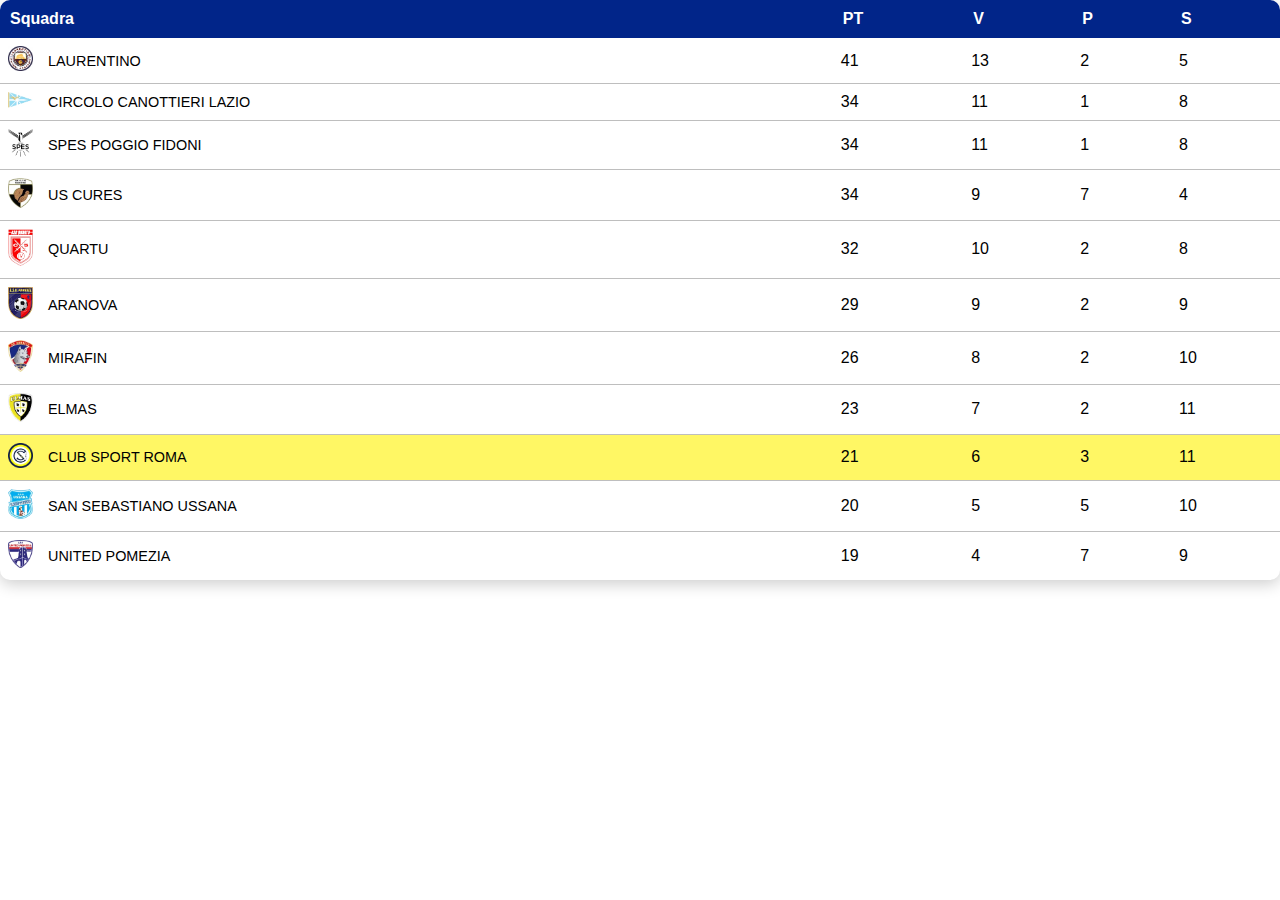
<file: classifica.html>
<!DOCTYPE html>
 
<html lang="en">
 
<head>
    <meta charset="UTF-8">
    <meta name="viewport" content="width=device-width, initial-scale=1.0">
    <title>ASD Club Sport Roma | Sito ufficiale</title>
    <link rel="stylesheet" href="style.css">
    <link rel="stylesheet" href="media.css">
</head>
 
<body>
<div class="table-container">
                <table class="classifica">
                    <thead>
                        <tr>
                            <th>Squadra</th>
                            <th>PT</th>
                            <th>V</th>
                            <th>P</th>
                            <th>S</th>
                        </tr>
                    <thead>
                    <tbody>
                        <tr class="seconda">
                            <td class="squadre">
                                <div class="logo-classifica">
                                    <img src="images/laurentino.webp" alt="foto squadra serie b girone E">
                                </div>
                                <span>LAURENTINO</span>
                            </td>
                            <td>41</td>
                            <td>13</td>
                            <td>2</td>
                            <td>5</td>
                        <tr class="seconda">
                            <td class="squadre">
                                <div class="logo-classifica">
                                    <img src="images/ccl.webp" alt="foto squadra serie b girone E">
                                </div>
                                <span>CIRCOLO CANOTTIERI LAZIO</span>
                            </td>
                            <td>34</td>
                            <td>11</td>
                            <td>1</td>
                            <td>8</td>
                        <tr class="seconda">
                            <td class="squadre">
                                <div class="logo-classifica">
                                    <img src="images/spes.webp" alt="foto squadra serie b girone E">
                                </div>
                                <span>SPES POGGIO FIDONI</span>
                            </td>
                            <td>34</td>
                            <td>11</td>
                            <td>1</td>
                            <td>8</td>
                        <tr class="seconda">
                            <td class="squadre">
                                <div class="logo-classifica">
                                    <img src="images/cures.webp" alt="foto squadra serie b girone E">
                                </div>
                                <span>US CURES</span>
                            </td>
                            <td>34</td>
                            <td>9</td>
                            <td>7</td>
                            <td>4</td>
                        <tr class="seconda">
                            <td class="squadre">
                                <div class="logo-classifica">
                                    <img src="images/quartu.webp" alt="foto squadra serie b girone E">
                                </div>
                                <span>QUARTU</span>
                            </td>
                            <td>32</td>
                            <td>10</td>
                            <td>2</td>
                            <td>8</td>
                        <tr class="seconda">
                            <td class="squadre">
                                <div class="logo-classifica">
                                    <img src="images/aranova.webp" alt="foto squadra serie b girone E">
                                </div>
                                <span>ARANOVA</span>
                            </td>
                            <td>29</td>
                            <td>9</td>
                            <td>2</td>
                            <td>9</td>
                        <tr class="seconda">
                            <td class="squadre">
                                <div class="logo-classifica">
                                    <img src="images/mirafin.webp" alt="foto squadra serie b girone E">
                                </div>
                                <span>MIRAFIN</span>
                            </td>
                            <td>26</td>
                            <td>8</td>
                            <td>2</td>
                            <td>10</td>
                        <tr class="seconda">
                            <td class="squadre">
                                <div class="logo-classifica">
                                    <img src="images/elmas.webp" alt="foto squadra serie b girone E">
                                </div>
                                <span>ELMAS</span>
                            </td>
                            <td>23</td>
                            <td>7</td>
                            <td>2</td>
                            <td>11</td>
                        <tr class="prima">
                            <td class="squadre">
                                <div class="logo-classifica">
                                    <img src="images/csr.webp" alt="foto squadra serie b girone E">
                                </div>
                                <span>CLUB SPORT ROMA</span>
                            </td>
                            <td>21</td>
                            <td>6</td>
                            <td>3</td>
                            <td>11</td>
                        <tr class="seconda">
                            <td class="squadre">
                                <div class="logo-classifica">
                                    <img src="images/ussana.webp" alt="foto squadra serie b girone E">
                                </div>
                                <span>SAN SEBASTIANO USSANA</span>
                            </td>
                            <td>20</td>
                            <td>5</td>
                            <td>5</td>
                            <td>10</td>
                        <tr class="ultima">
                            <td class="squadre">
                                <div class="logo-classifica">
                                    <img src="images/pomezia.webp" alt="foto squadra serie b girone E">
                                </div>
                                <span>UNITED POMEZIA</span>
                            </td>
                            <td>19</td>
                            <td>4</td>
                            <td>7</td>
                            <td>9</td>
                    </tbody>
                    </table>
                    </div>
<body>
<html>
</file>
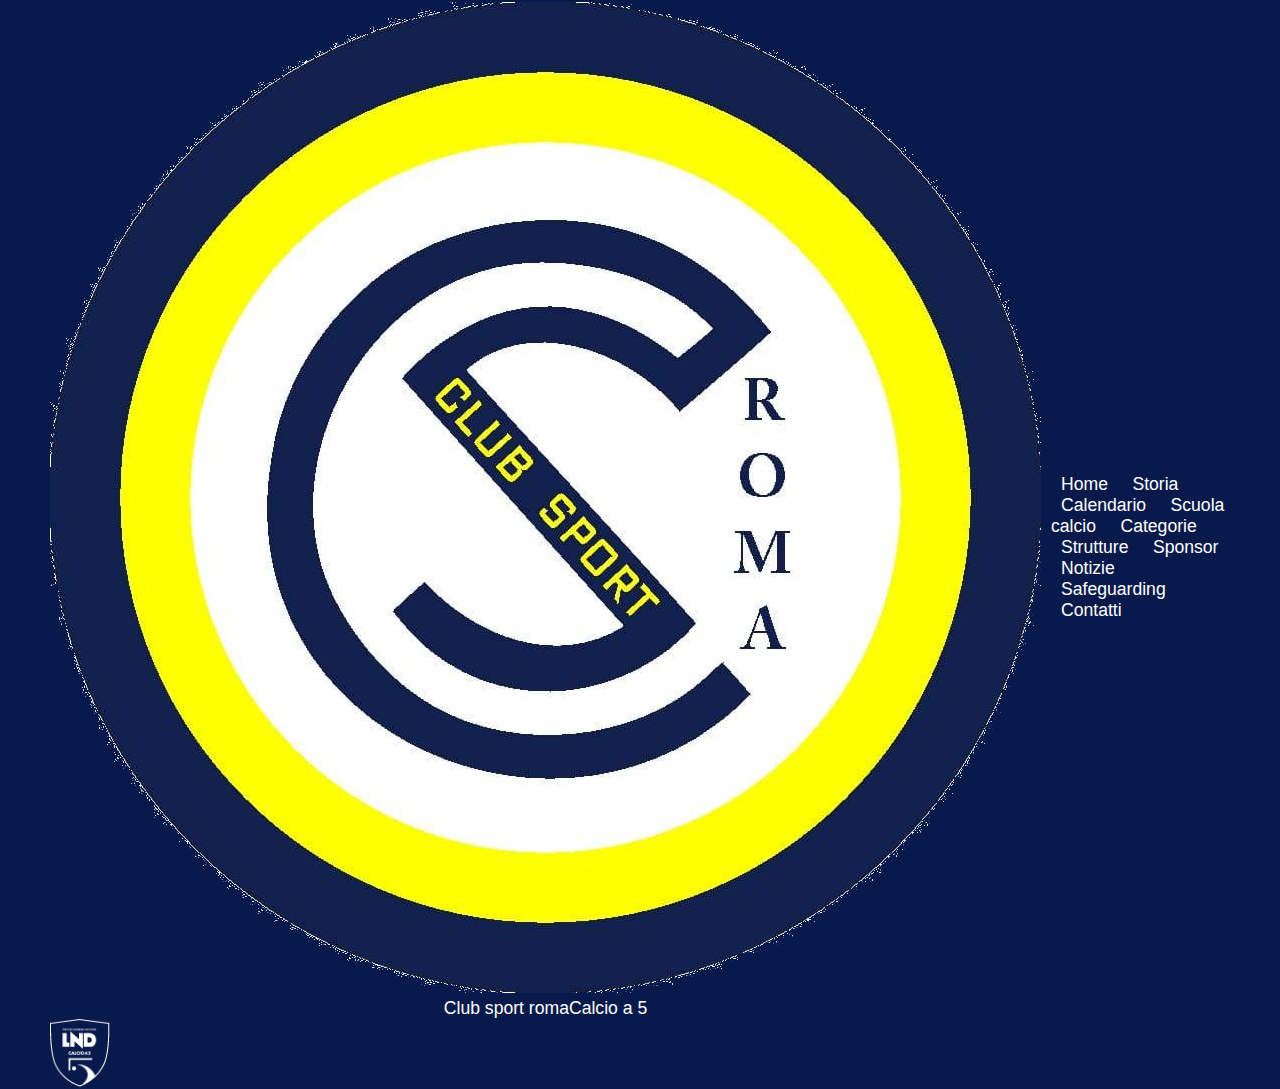
<file: contatti.html>
<!DOCTYPE html>
<html lang="en">

<head>
    <meta charset="UTF-8">
    <meta name="viewport" content="width=device-width, initial-scale=1.0">
    <meta name="google-site-verification" content="wNYPo8EL4KpQ8LfsfZYzQycfoBMLR6Imj-2rWn85O4k" />
    <meta name="description"
        content="Benvenuti sul sito ufficiale del Club Sport Roma, squadra di calcio a 5 che milita in Serie B. Scopri la nostra storia, le strutture, il calendario delle partite e le ultime notizie. Un punto di riferimento per gli amanti del futsal e dello sport.">
    <title>ASD Club Sport Roma | Sito ufficiale</title>
    <link rel="stylesheet" href="style.css">
    <link rel="stylesheet" href="media.css">
    <link rel="icon" href="images/csr.png">
    <link href='https://unpkg.com/boxicons@2.1.4/css/boxicons.min.css' rel='stylesheet'>

</head>

<body>
    <header>
        <nav class="navbar">
            <input type="checkbox" id="check">

            <a href="index.html" class="navbar-top">
                <img src="images/csr.png" alt="Logo sinistra">
                <div class="navbar-center">
                    <div class="navbar-title">Club sport roma</div>
                    <div class="navbar-subtitle">Calcio a 5</div>
                </div>
                <img src="images/logo_footer.webp" id="logo-dx" alt="Logo destra">
            </a>

            <div class="navbar-menu">
                <a href="index.html">Home</a>
                <a href="storia.html">Storia</a>
                <a href="calendario.html">Calendario</a>
                <a href="scuolacalcio.html">Scuola calcio</a>
                <a href="categorie.html">Categorie</a>
                <a href="strutture.html">Strutture</a>
                <a href="sponsor.html">Sponsor</a>
                <a href="articoli.html">Notizie</a>
                <a href="safeguarding.html">Safeguarding</a>
                <a href="contatti.html">Contatti</a>
            </div>

            <label for="check" class="nav-toggle" id="open-menu">
                <i class='bx bx-menu'></i>
            </label>

            <div class="menu">
                <label for="check" class="nav-toggle close-menu">
                    <i class='bx bx-x'></i>
                </label>
                <div class="menu-links">
                    <a href="index.html">Home</a>
                    <a href="storia.html">Storia</a>
                    <a href="calendario.html">Calendario</a>
                    <a href="scuolacalcio.html">Scuola calcio</a>
                    <a href="categorie.html">Categorie</a>
                    <a href="strutture.html">Strutture</a>
                    <a href="sponsor.html">Sponsor</a>
                    <a href="articoli.html">Notizie</a>
                    <a href="safeguarding.html">Safeguarding</a>
                    <a href="contatti.html" id="menu-link-contact">Contatti</a>
                </div>
            </div>
        </nav>
    </header>

    <div class="interruzione">
        <div class="text">contatti</div>
    </div>

    <section id="contatti">
        <div class="custom-shape-divider-top-1731431830">
            <svg data-name="Layer 1" xmlns="http://www.w3.org/2000/svg" viewBox="0 0 1200 120"
                preserveAspectRatio="none">
                <path d="M600,112.77C268.63,112.77,0,65.52,0,7.23V120H1200V7.23C1200,65.52,931.37,112.77,600,112.77Z"
                    class="shape-fill"></path>
            </svg>
        </div>

        <h3>Contatti</h3>

        <div class="container-contatti" style="margin-top: 40px;">
            <a href="file/Nomina-Safeguarding.pdf" target="_blank" class="contatti">
                <i class='bx bxs-phone-call' style="color: var(--color1);"></i>
                <span>Telefono</span>
            </a>
            <a href="file/MOG-Standard-Safeguarding.contatti" target="_blank" class="contatti">
                <i class='bx bxs-envelope' style="color: var(--color1);"></i>
                <span>Indirizzo Email</span>
            </a>
            <a href="file/Codice-di-Condotta.contatti" target="_blank" class="contatti">
                <i class='bx bxs-location-plus' style="color: var(--color1);"></i>
                <span>Sede Sociale</span>
            </a>

            <a href="file/Nomina-Safeguarding.contatti" target="_blank" class="contatti">
                <i class='bx bxl-facebook' id="facebook" style="color: #0a69e4af;"></i>
                <span>Facebook</span>
            </a>
            <a href="file/MOG-Standard-Safeguarding.contatti" target="_blank" class="contatti">
                <i class='bx bxl-youtube' id="youtube" style="color: #cb0101;"></i>
                <span>Youtube</span>
            </a>
            <a href="file/Codice-di-Condotta.contatti" target="_blank" class="contatti">
                <i class='bx bxl-instagram' id="instagram" style="color: #c13584af;"></i>
                <span>Instagram</span>
            </a>
        </div>
    </section>

    <iframe
        src="https://www.google.com/maps/embed?pb=!1m18!1m12!1m3!1d2967.2921992512706!2d12.470987275564019!3d41.95105846084379!2m3!1f0!2f0!3f0!3m2!1i1024!2i768!4f13.1!3m3!1m2!1s0x132f676313dfd291%3A0x659bbf7d987bd9a7!2sAsd%20Club%20Sport%20Roma!5e0!3m2!1sit!2sit!4v1749119200808!5m2!1sit!2sit"
        width="100%" height="450" style="border:0;" allowfullscreen="" loading="lazy"
        referrerpolicy="no-referrer-when-downgrade" id="iframe-maps">
    </iframe>

    <div class="loghi">
        <div class="container-logo">
            <img src="images/logo_footer.webp" alt="logo lnd futsal">
        </div>
        <div class="container-logo">
            <img src="images/csr.webp" alt="club sport roma calcio a 5 futsal">
        </div>
        <div class="container-logo" id="serieb-logo-footer">
            <img src="images/logo-serie-C1-1024x1024-removebg-preview.png" alt="logo serie b calcio a 5 futsal">
        </div>
    </div>
    <section id="footer">
        <footer class="container-footer">
            <div class="footer-section">
                <h3>Contatti</h3>
                <ul class="footer-links">
                    <li><a href="https://www.google.it/maps/place/Palestra+Flaminia+Sette+-+Corso+Francia/@41.9510166,12.4712119,16z/data=!3m2!4b1!5s0x132f672d997d53f3:0xdcf9722a35165e8b!4m6!3m5!1s0x132f672d9c20252b:0x3edd8366b229a3b0!8m2!3d41.9510126!4d12.4737868!16s%2Fg%2F1tgd8nkq?entry=ttu&g_ep=EgoyMDI0MTIwNC4wIKXMDSoASAFQAw%3D%3D"
                            target="_blank">Corrispondenza: Via Tuscania 12, 00191 Roma (RM)</a></li>
                    <li><a href="mailto: giuliani.andrea@hotmail.com">scuola calcio: giuliani.andrea@hotmail.com</a>
                    <li><a href="mailto: asdclubsportroma@legalmail.it">sponsor: asdclubsportroma@legalmail.it</a></li>
                    <li><a href="mailto: giuliani.andrea@hotmail.com">Email: giuliani.andrea@hotmail.com</a></li>
                    </li>
                    <li><a href="tel: +39 3385428532">Telefono Sede: 3385428532</a></li>
                </ul>
            </div>

            <div class="footer-section">
                <h3>Social</h3>
                <div class="link-servizi" style="margin-top: 25px;">
                    <ul class="container-footer-left" id="container-social">
                        <li>
                            <a href="https://www.facebook.com/ASDCLUBSPORTROMA?locale=it_IT" target="_blank">
                                <i class='bx bxl-facebook' id="facebook"></i>
                                <span>Facebook</span>
                            </a>
                        </li>
                        <li>
                            <a href="mailto: giuliani.andrea@hotmail.com" target="_blank">
                                <i class='bx bx-envelope'></i>
                                <span>Email</span>
                            </a>
                        </li>
                    </ul>
                    <ul class="container-footer-right" id="container-social">
                        <li>
                            <a href="https://www.instagram.com/asdclubsportroma?igsh=MXVndnQwaXZ0enExNg=="
                                target="_blank">
                                <i class='bx bxl-instagram' id="instagram"></i>
                                <span>Instagram</span>
                            </a>
                        </li>
                        <li>
                            <a href="https://www.youtube.com/@pikold1" target="_blank">
                                <i class='bx bxl-youtube' id="youtube"></i>
                                <span>Youtube</span>
                            </a>
                        </li>
                    </ul>
                </div>
            </div>

            <div class="footer-section">
                <h3 id="t-social">Menu</h3>
                <div class="link-servizi">
                    <ul class="container-footer-left" style="gap: 15px;">
                        <li><a href="index.html">Home</a></li>
                        <li><a href="storia.html">Storia</a></li>
                        <li><a href="calendario.html">Calendario</a></li>
                        <li><a href="scuolacalcio.html">Scuola calcio</a></li>
                        <li><a href="categorie.html">Categorie</a></li>
                    </ul>
                    <ul class="container-footer-right" style="gap: 15px;">
                        <li><a href="strutture.html">Strutture</a></li>
                        <li><a href="sponsor.html">Sponsor</a></li>
                        <li><a href="articoli.html">Notizie</a></li>
                        <li><a href="safeguarding.html">Safeguarding</a></li>
                        <li><a href="contatti.html">Contatti</a></li>
                    </ul>
                </div>
            </div>
        </footer>

        <div class="footer-bottom">
            <p> Copyright &copy; 2025 A.S.D Club Sport Roma - P.I. 14339161003</p>
        </div>

        <div class="footer-by">

            <a href="privacy.html" style="font-size: 1.05rem;">Privacy policy</a> -
            <a href="cookie.html" style="font-size: 1.05rem;">Cookie policy</a>
            <p style="margin-top: 5px;">Realizzato da <a href="https://www.gianlucavalenzi.com/"
                    target="_blank">Gianluca Valenzi</a></p>
        </div>
    </section>

</body>
<script src="script.js"></script>
</file>
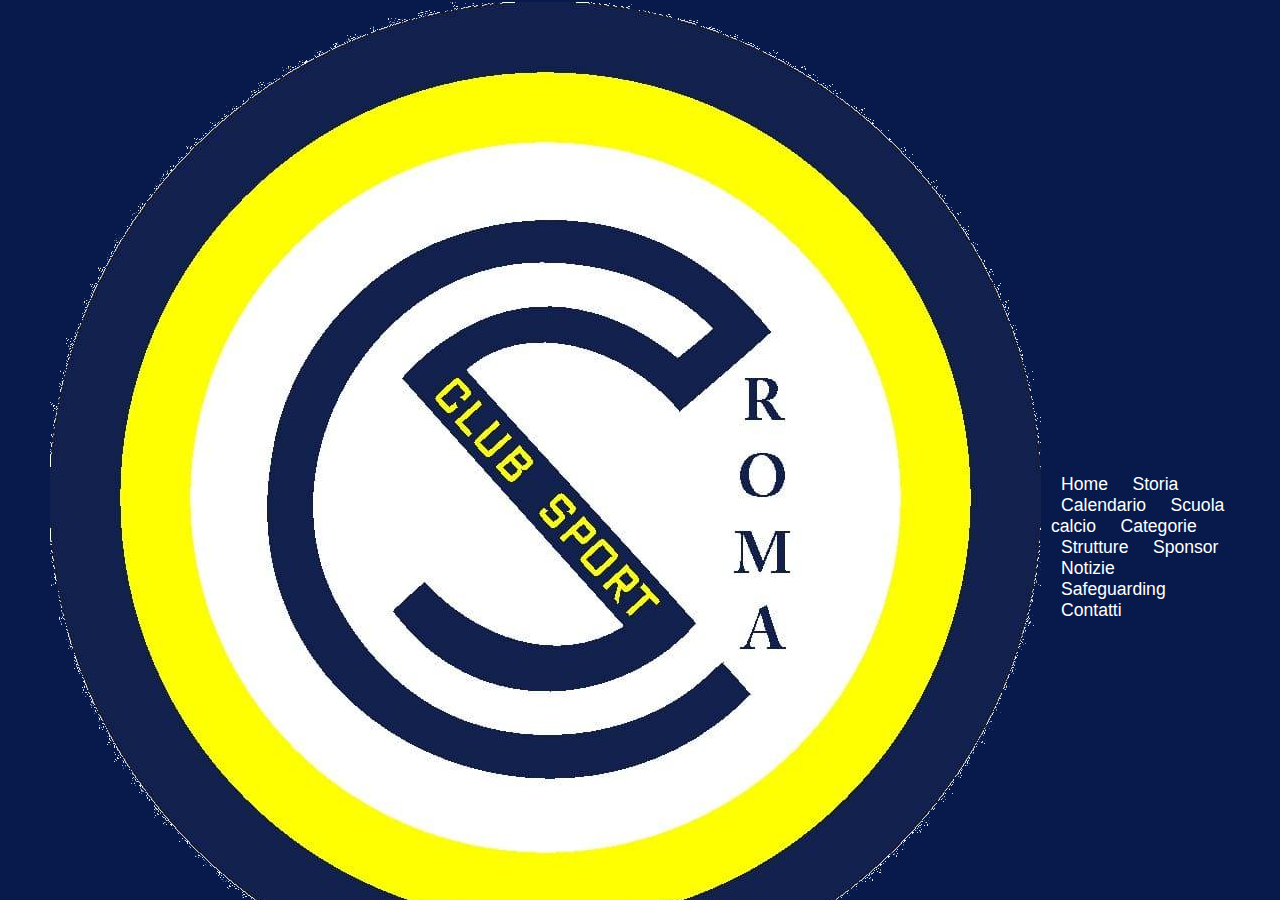
<file: safeguarding.html>
<!DOCTYPE html>
<html lang="en">

<head>
    <meta charset="UTF-8">
    <meta name="google-site-verification" content="wNYPo8EL4KpQ8LfsfZYzQycfoBMLR6Imj-2rWn85O4k" />
    <meta name="viewport" content="width=device-width, initial-scale=1.0">
    <meta name="description"
        content="Benvenuti sul sito ufficiale del Club Sport Roma, squadra di calcio a 5 che milita in Serie B. Scopri la nostra storia, le strutture, il calendario delle partite e le ultime notizie. Un punto di riferimento per gli amanti del futsal e dello sport.">
    <title>ASD Club Sport Roma | Safeguarding</title>
    <link rel="stylesheet" href="style.css">
    <link rel="stylesheet" href="media.css">
    <link rel="icon" href="images/csr.png">
    <link href='https://unpkg.com/boxicons@2.1.4/css/boxicons.min.css' rel='stylesheet'>

</head>

<body>
    <header>
        <nav class="navbar">
            <input type="checkbox" id="check">

            <a href="index.html" class="navbar-top">
                <img src="images/csr.png" alt="Logo sinistra">
                <div class="navbar-center">
                    <div class="navbar-title">Club sport roma</div>
                    <div class="navbar-subtitle">Calcio a 5</div>
                </div>
                <img src="images/logo_footer.webp" id="logo-dx" alt="Logo destra">
            </a>

            <div class="navbar-menu">
                <a href="index.html">Home</a>
                <a href="storia.html">Storia</a>
                <a href="calendario.html">Calendario</a>
                <a href="scuolacalcio.html">Scuola calcio</a>
                <a href="categorie.html">Categorie</a>
                <a href="strutture.html">Strutture</a>
                <a href="sponsor.html">Sponsor</a>
                <a href="articoli.html">Notizie</a>
                <a href="safeguarding.html">Safeguarding</a>
                <a href="contatti.html">Contatti</a>
            </div>

            <label for="check" class="nav-toggle" id="open-menu">
                <i class='bx bx-menu'></i>
            </label>

            <div class="menu">
                <label for="check" class="nav-toggle close-menu">
                    <i class='bx bx-x'></i>
                </label>
                <div class="menu-links">
                    <a href="index.html">Home</a>
                    <a href="storia.html">Storia</a>
                    <a href="calendario.html">Calendario</a>
                    <a href="scuolacalcio.html">Scuola calcio</a>
                    <a href="categorie.html">Categorie</a>
                    <a href="strutture.html">Strutture</a>
                    <a href="sponsor.html">Sponsor</a>
                    <a href="articoli.html">Notizie</a>
                    <a href="safeguarding.html">Safeguarding</a>
                    <a href="contatti.html" id="menu-link-contact">Contatti</a>
                </div>
            </div>
        </nav>
    </header>


    <section id="safeguarding">
        <div class="custom-shape-divider-top-1731431830">
            <svg data-name="Layer 1" xmlns="http://www.w3.org/2000/svg" viewBox="0 0 1200 120"
                preserveAspectRatio="none">
                <path d="M600,112.77C268.63,112.77,0,65.52,0,7.23V120H1200V7.23C1200,65.52,931.37,112.77,600,112.77Z"
                    class="shape-fill"></path>
            </svg>
        </div>
        <div class="contenuto-testa-sg">
            <h3>Che cos'è il safeguarding?</h3>
            <p>Il safeguarding comprende pratiche e misure per <span class="p-bold">garantire la sicurezza e il
                    benessere di tutti</span>. Si pone
                particolare attenzione a bambini, adolescenti e individui vulnerabili. Nel mondo dello sport, il suo
                scopo è creare un ambiente sicuro, rispettoso e inclusivo. Qui, i partecipanti possono crescere senza il
                rischio di abusi, negligenze o discriminazioni. Questo approccio si basa su prevenzione,
                sensibilizzazione e intervento rapido. Ci sono procedure chiare per segnalare comportamenti
                inappropriati o situazioni di rischio. È una responsabilità morale e legale che protegge la sicurezza
                fisica e il benessere emotivo di ogni persona. Così, lo sport diventa un luogo di crescita e inclusione.
                <br>
                <span class="p-bold">Il Club Sport Roma partecipa attivamente a questa iniziativa</span>. Si impegna a
                creare un ambiente protetto
                per tutti i suoi atleti e membri.


            </p>
            <h3 id="sottotitolo-sg">Prendi visione delle nostre linee guida</h3>
            <div class="file-pdf">
                <a href="file/Nomina-Safeguarding.pdf" target="_blank" class="pdf">
                    <i class='bx bxs-file-pdf' style='color:#848383'></i>
                    <span>responsabile safeguarding</span>
                </a>
                <a href="file/MOG-Standard-Safeguarding.pdf" target="_blank" class="pdf">
                    <i class='bx bxs-file-pdf' style='color:#848383'></i>
                    <span>modello organizzativo</span>
                </a>
                <a href="file/Codice-di-Condotta.pdf" target="_blank" class="pdf">
                    <i class='bx bxs-file-pdf' style='color:#848383'></i>
                    <span>codice di condotta</span>
                </a>
            </div>

        </div>
    </section>


    <div class="loghi">
        <div class="container-logo">
            <img src="images/logo_footer.webp" alt="logo lnd futsal">
        </div>
        <div class="container-logo">
            <img src="images/csr.webp" alt="club sport roma calcio a 5 futsal">
        </div>
        <div class="container-logo" id="serieb-logo-footer">
            <img src="images/logo-serie-C1-1024x1024-removebg-preview.png" alt="logo serie b calcio a 5 futsal">
        </div>
    </div>

    <section id="footer">
        <footer class="container-footer">
            <div class="footer-section">
                <h3>Contatti</h3>
                <ul class="footer-links">
                    <li><a href="https://www.google.it/maps/place/Palestra+Flaminia+Sette+-+Corso+Francia/@41.9510166,12.4712119,16z/data=!3m2!4b1!5s0x132f672d997d53f3:0xdcf9722a35165e8b!4m6!3m5!1s0x132f672d9c20252b:0x3edd8366b229a3b0!8m2!3d41.9510126!4d12.4737868!16s%2Fg%2F1tgd8nkq?entry=ttu&g_ep=EgoyMDI0MTIwNC4wIKXMDSoASAFQAw%3D%3D"
                            target="_blank">Corrispondenza: Via Tuscania 12, 00191 Roma (RM)</a></li>
                    <li><a href="mailto: giuliani.andrea@hotmail.com">scuola calcio: giuliani.andrea@hotmail.com</a>
                    <li><a href="mailto: asdclubsportroma@legalmail.it">sponsor: asdclubsportroma@legalmail.it</a></li>
                    <li><a href="mailto: giuliani.andrea@hotmail.com">Email: giuliani.andrea@hotmail.com</a></li>
                    </li>
                    <li><a href="tel: +39 3385428532">Telefono Sede: 3385428532</a></li>
                </ul>
            </div>

            <div class="footer-section">
                <h3 id="t-social">Menu</h3>
                <div class="link-servizi">
                    <ul class="container-footer-left">
                        <li><a href="index.html">Home</a></li>
                        <li><a href="storia.html">Storia</a></li>
                        <li><a href="calendario.html">Calendario</a></li>
                        <li><a href="scuolacalcio.html">Scuola calcio</a></li>
                    </ul>
                    <ul class="container-footer-right">
                        <li><a href="categorie.html">Categorie</a></li>
                        <li><a href="strutture.html">Strutture</a></li>
                        <li><a href="sponsor.html">Sponsor</a></li>
                        <li><a href="articoli.html">Notizie</a></li>
                    </ul>
                </div>
            </div>

            <div class="footer-section">
                <h3>Social</h3>
                <div class="link-servizi">
                    <ul class="container-footer-left" id="container-social">
                        <li><a href="mailto: giuliani.andrea@hotmail.com" target="_blank">
                                <i class='bx bx-envelope'></i>
                                <span>Email</span>
                            </a>
                        </li>
                        <li><a href="https://www.facebook.com/ASDCLUBSPORTROMA?locale=it_IT" target="_blank">
                                <i class='bx bxl-facebook' id="facebook"></i>
                                <span>Facebook</span>
                            </a>
                        </li>
                    </ul>
                    <ul class="container-footer-right" id="container-social">
                        <li><a href="https://www.youtube.com/@pikold1" target="_blank">
                                <i class='bx bxl-youtube' id="youtube"></i>
                                <span>Youtube</span>
                            </a>
                        </li>
                        <li><a href="https://www.instagram.com/asdclubsportroma?igsh=MXVndnQwaXZ0enExNg=="
                                target="_blank">
                                <i class='bx bxl-instagram' id="instagram"></i>
                                <span>Instagram</span>
                            </a>
                        </li>
                    </ul>
                </div>
            </div>


        </footer>

        <div class="footer-bottom">
            <p> Copyright &copy; 2024 A.S.D Club Sport Roma - P.I. 14339161003</p>
        </div>

        <div class="footer-by">
            <p>Design & code by <a href="https://www.gianlucavalenzi.com/" target="_blank">Gianluca Valenzi</a></p>
        </div>
    </section>

</body>
<script src="script.js"></script>

</html>
</file>
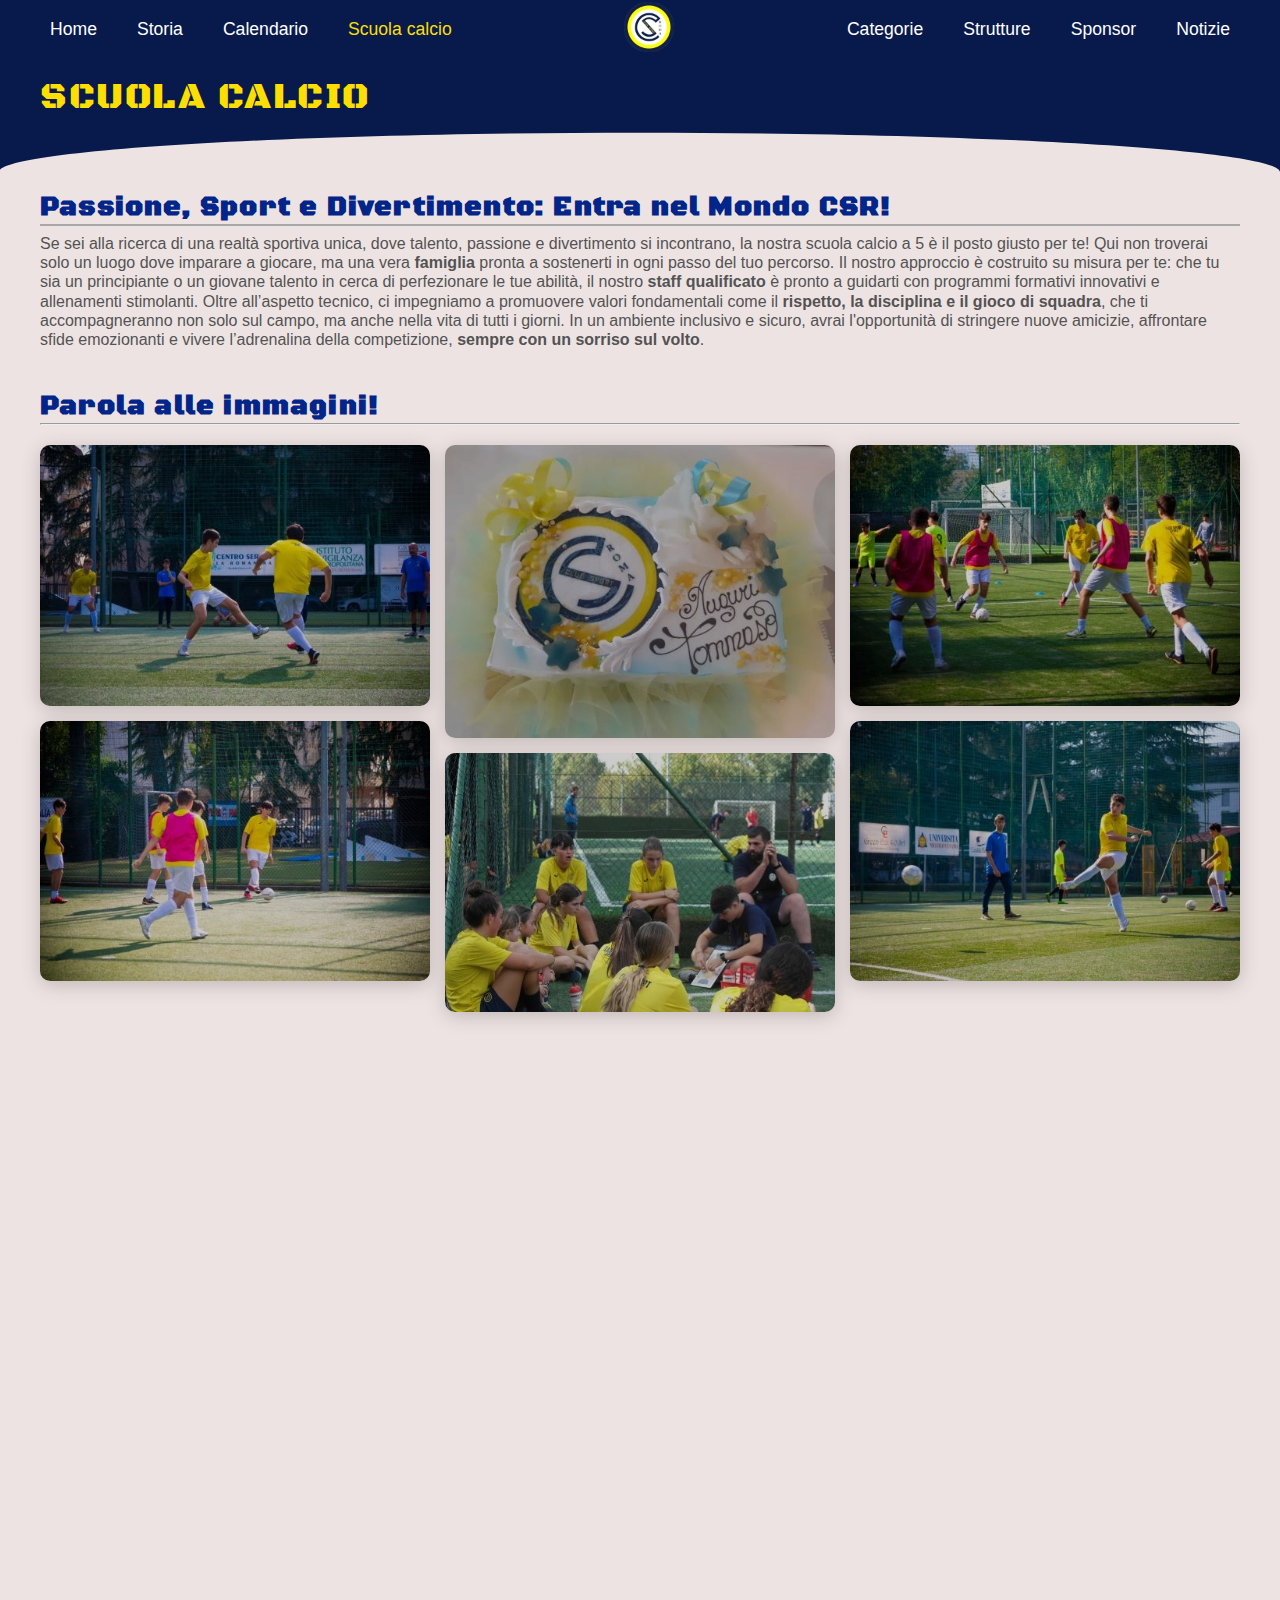
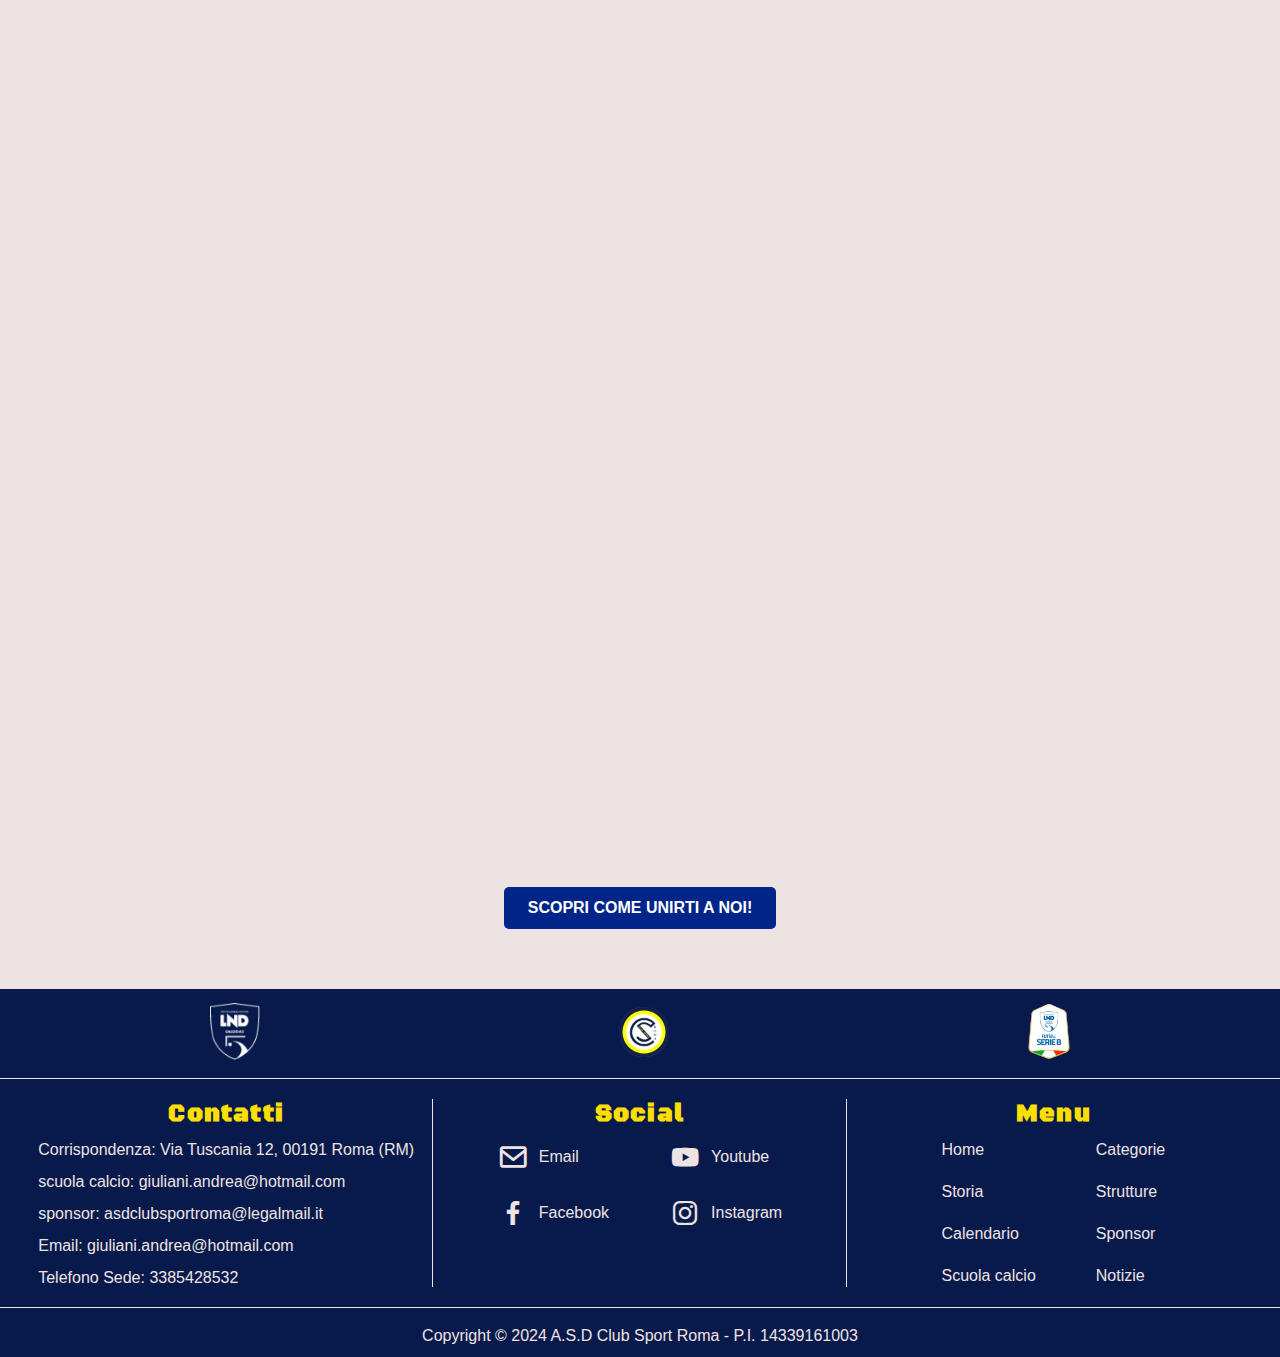
<file: scuolacalcio.html>
<!DOCTYPE html>
<html lang="en">

<head>
    <meta charset="UTF-8">
    <meta name="viewport" content="width=device-width, initial-scale=1.0">
    <meta name="description"
        content="Scopri la Scuola Calcio a 5 del Club Sport Roma: un percorso formativo dedicato ai giovani talenti, con allenamenti di qualità, passione e professionalità. Un'opportunità unica per avvicinarsi al futsal e crescere nel mondo dello sport.">
    <title>ASD Club Sport Roma | Scuola calcio</title>
    <link rel="stylesheet" href="style.css">
    <link rel="stylesheet" href="media.css">
    <link rel="icon" href="images/csr.webp">
    <link href='https://unpkg.com/boxicons@2.1.4/css/boxicons.min.css' rel='stylesheet'>

</head>

<body>
    <header>
        <nav class="navbar">
            <input type="checkbox" id="check">

            <div class="navbar-left">
                <a href="index.html">Home</a>
                <a href="storia.html">Storia</a>
                <a href="calendario.html">Calendario</a>
                <a href="scuolacalcio.html">Scuola calcio</a>
            </div>

            <div class="navbar-center">
                <a href="index.html">
                    <img src="images/csr.webp" alt="Club Sport Roma calcio a 5" class="logo">
                </a>
            </div>

            <div class="navbar-right">
                <a href="categorie.html">Categorie</a>
                <a href="strutture.html">Strutture</a>
                <a href="sponsor.html">Sponsor</a>
                <a href="articoli.html">Notizie</a>
            </div>

            <label for="check" class="nav-toggle" id="open-menu">
                <i class='bx bx-menu'></i>
            </label>

            <div class="menu">
                <label for="check" class="nav-toggle close-menu">
                    <i class='bx bx-x'></i>
                </label>
                <div class="menu-links">
                    <a href="index.html">Home</a>
                    <a href="storia.html">Storia</a>
                    <a href="calendario.html">Calendario</a>
                    <a href="scuolacalcio.html">Scuola calcio</a>
                    <a href="categorie.html">Categorie</a>
                    <a href="strutture.html">Strutture</a>
                    <a href="sponsor.html">Sponsor</a>
                    <a href="articoli.html">Notizie</a>
                </div>
            </div>
        </nav>
    </header>

    <div class="interruzione">
        <div class="text">Scuola calcio</div>
    </div>

    <div class="custom-shape-divider-top-1731431830">
        <svg data-name="Layer 1" xmlns="http://www.w3.org/2000/svg" viewBox="0 0 1200 120" preserveAspectRatio="none">
            <path d="M600,112.77C268.63,112.77,0,65.52,0,7.23V120H1200V7.23C1200,65.52,931.37,112.77,600,112.77Z"
                class="shape-fill"></path>
        </svg>
    </div>

    <section id="scuolacalcio">
        <div class="content-scuola">
            <h3> <span>Passione, Sport e Divertimento:</span> Entra nel Mondo CSR!</h3>
            <hr>
            <p> Se sei alla ricerca di una realtà sportiva unica, dove talento, passione e divertimento si incontrano,
                la nostra scuola calcio a 5 è il posto giusto per te! Qui non troverai solo un luogo dove imparare a
                giocare, ma una vera <span class="p-bold">famiglia</span> pronta a sostenerti in ogni passo del tuo
                percorso. Il nostro approccio è
                costruito su misura per te: che tu sia un principiante o un giovane talento in cerca di perfezionare le
                tue abilità, il nostro <span class="p-bold">staff qualificato</span> è pronto a guidarti con programmi
                formativi innovativi e
                allenamenti stimolanti.

                Oltre all’aspetto tecnico, ci impegniamo a promuovere valori fondamentali come il <span
                    class="p-bold">rispetto, la
                    disciplina e il gioco di squadra</span>, che ti accompagneranno non solo sul campo, ma anche nella
                vita di
                tutti i giorni. In un ambiente inclusivo e sicuro, avrai l'opportunità di stringere nuove amicizie,
                affrontare sfide emozionanti e vivere l’adrenalina della competizione, <span class="p-bold">sempre con
                    un sorriso sul volto</span>.
        </div>
        <h3 id="pre-img">Parola alle immagini!</h3>
        <hr>

        <div class="container">
            <div class="box">
                <div class="dream">
                    <img class="dream-img" src="images/azione-2.webp" alt="scuola calcio a 5 a roma club sport roma">
                    <img class="dream-img" src="images/passaggio.webp" alt="scuola calcio a 5 a roma club sport roma">
                    <img class="dream-img" src="images/controllo.webp" alt="scuola calcio a 5 a roma club sport roma">
                    <img class="dream-img" src="images/abbraccio.webp" alt="scuola calcio a 5 a roma club sport roma">
                    <img class="dream-img" src="images/foto-gruppo.webp" alt="scuola calcio a 5 a roma club sport roma">
                    <img class="dream-img" src="images/capitano.webp" alt="scuola calcio a 5 a roma club sport roma">
                    <img class="dream-img" src="images/foto-ragazze-2.webp"
                        alt="scuola calcio a 5 a roma club sport roma">
                </div>
                <div class="dream">
                    <img class="dream-img" src="images/torta.webp" alt="scuola calcio a 5 a roma club sport roma">
                    <img class="dream-img" src="images/gruppo-mister.webp"
                        alt="scuola calcio a 5 a roma club sport roma">
                    <img class="dream-img" src="images/esultanza.webp" alt="scuola calcio a 5 a roma club sport roma">
                    <img class="dream-img" src="images/parata.webp" alt="scuola calcio a 5 a roma club sport roma">
                    <img class="dream-img" src="images/mister-cap.webp" alt="scuola calcio a 5 a roma club sport roma">
                    <img class="dream-img" src="images/foto-ragazzi.webp"
                        alt="scuola calcio a 5 a roma club sport roma">
                    <img class="dream-img" src="images/bandiere.webp" alt="scuola calcio a 5 a roma club sport roma">
                </div>

                <div class="dream">
                    <img class="dream-img" src="images/azione.webp" alt="scuola calcio a 5 a roma club sport roma">
                    <img class="dream-img" src="images/calcio.webp" alt="scuola calcio a 5 a roma club sport roma">
                    <img class="dream-img" src="images/calcio-2.webp" alt="scuola calcio a 5 a roma club sport roma">
                    <img class="dream-img" src="images/abbraccio-2.webp" alt="scuola calcio a 5 a roma club sport roma">
                    <img class="dream-img" src="images/trofeo.webp" alt="scuola calcio a 5 a roma club sport roma">
                    <img class="dream-img" src="images/striscione.webp" alt="scuola calcio a 5 a roma club sport roma">
                    <img class="dream-img" src="images/foto-ragazze.webp"
                        alt="scuola calcio a 5 a roma club sport roma">
                </div>
            </div>
        </div>

        <div class="call-to-action"> <a href="mailto: giuliani.andrea@hotmail.com" class="contact-link">Scopri come
                unirti a noi!</a> </div>
        </div>
    </section>

    <div class="loghi">
        <div class="container-logo">
            <img src="images/logo_footer.webp" alt="logo lnd futsal">
        </div>
        <div class="container-logo">
            <img src="images/csr.webp" alt="club sport roma calcio a 5 futsal">
        </div>
        <div class="container-logo" id="serieb-logo-footer">
            <img src="images/logo-serieb.webp" alt="logo serie b calcio a 5 futsal">
        </div>
    </div>

    <section id="footer">
        <footer class="container-footer">
            <div class="footer-section">
                <h3>Contatti</h3>
                <ul class="footer-links">
                    <li><a href="https://www.google.it/maps/place/Palestra+Flaminia+Sette+-+Corso+Francia/@41.9510166,12.4712119,16z/data=!3m2!4b1!5s0x132f672d997d53f3:0xdcf9722a35165e8b!4m6!3m5!1s0x132f672d9c20252b:0x3edd8366b229a3b0!8m2!3d41.9510126!4d12.4737868!16s%2Fg%2F1tgd8nkq?entry=ttu&g_ep=EgoyMDI0MTIwNC4wIKXMDSoASAFQAw%3D%3D"
                            target="_blank">Corrispondenza: Via Tuscania 12, 00191 Roma (RM)</a></li>
                    <li><a href="mailto: giuliani.andrea@hotmail.com">scuola calcio: giuliani.andrea@hotmail.com</a>
                    <li><a href="mailto: asdclubsportroma@legalmail.it">sponsor: asdclubsportroma@legalmail.it</a></li>
                    <li><a href="mailto: giuliani.andrea@hotmail.com">Email: giuliani.andrea@hotmail.com</a></li>
                    </li>
                    <li><a href="tel: +39 3385428532">Telefono Sede: 3385428532</a></li>
                </ul>
            </div>

            <div class="footer-section">
                <h3>Social</h3>
                <div class="link-servizi">
                    <ul class="container-footer-left" id="container-social">
                        <li><a href="mailto: giuliani.andrea@hotmail.com" target="_blank">
                                <i class='bx bx-envelope'></i>
                                <span>Email</span>
                            </a>
                        </li>
                        <li><a href="https://www.facebook.com/ASDCLUBSPORTROMA?locale=it_IT" target="_blank">
                                <i class='bx bxl-facebook' id="facebook"></i>
                                <span>Facebook</span>
                            </a>
                        </li>
                    </ul>
                    <ul class="container-footer-right" id="container-social">
                        <li><a href="https://www.youtube.com/@pikold1" target="_blank">
                                <i class='bx bxl-youtube' id="youtube"></i>
                                <span>Youtube</span>
                            </a>
                        </li>
                        <li><a href="https://www.instagram.com/asdclubsportroma?igsh=MXVndnQwaXZ0enExNg=="
                                target="_blank">
                                <i class='bx bxl-instagram' id="instagram"></i>
                                <span>Instagram</span>
                            </a>
                        </li>
                    </ul>
                </div>
            </div>

            <div class="footer-section">
                <h3 id="t-social">Menu</h3>
                <div class="link-servizi">
                    <ul class="container-footer-left">
                        <li><a href="index.html">Home</a></li>
                        <li><a href="storia.html">Storia</a></li>
                        <li><a href="calendario.html">Calendario</a></li>
                        <li><a href="scuolacalcio.html">Scuola calcio</a></li>
                    </ul>
                    <ul class="container-footer-right">
                        <li><a href="categorie.html">Categorie</a></li>
                        <li><a href="strutture.html">Strutture</a></li>
                        <li><a href="sponsor.html">Sponsor</a></li>
                        <li><a href="articoli.html">Notizie</a></li>
                    </ul>
                </div>
            </div>
        </footer>

        <div class="footer-bottom">
            <p> Copyright &copy; 2024 A.S.D Club Sport Roma - P.I. 14339161003</p>
        </div>
    </section>

    <a href="#home" class="arrow-up"><i class='bx bx-chevron-up'></i></a>

</body>
<script src="script.js"></script>
<script>
    // JavaScript per il Carousel
    const prevBtn = document.querySelector('.prev');
    const nextBtn = document.querySelector('.next');
    const carouselInner = document.querySelector('.carousel');
    const dots = document.querySelectorAll('.dot');

    let currentIndex = 0;

    // Funzione per aggiornare il carousel
    function updateCarousel(index) {
        const width = carouselInner.offsetWidth;
        carouselInner.style.transform = `translateX(-${index * width}px)`;

        dots.forEach((dot, i) => {
            dot.classList.toggle('active', i === index);
        });
    }

    // Eventi dei pulsanti
    prevBtn.addEventListener('click', () => {
        currentIndex = (currentIndex === 0) ? dots.length - 1 : currentIndex - 1;
        updateCarousel(currentIndex);
    });

    nextBtn.addEventListener('click', () => {
        currentIndex = (currentIndex + 1) % dots.length;
        updateCarousel(currentIndex);
    });

    // Eventi dei puntini
    dots.forEach((dot, i) => {
        dot.addEventListener('click', () => {
            currentIndex = i;
            updateCarousel(currentIndex);
        });
    });
</script>

</html>
</file>
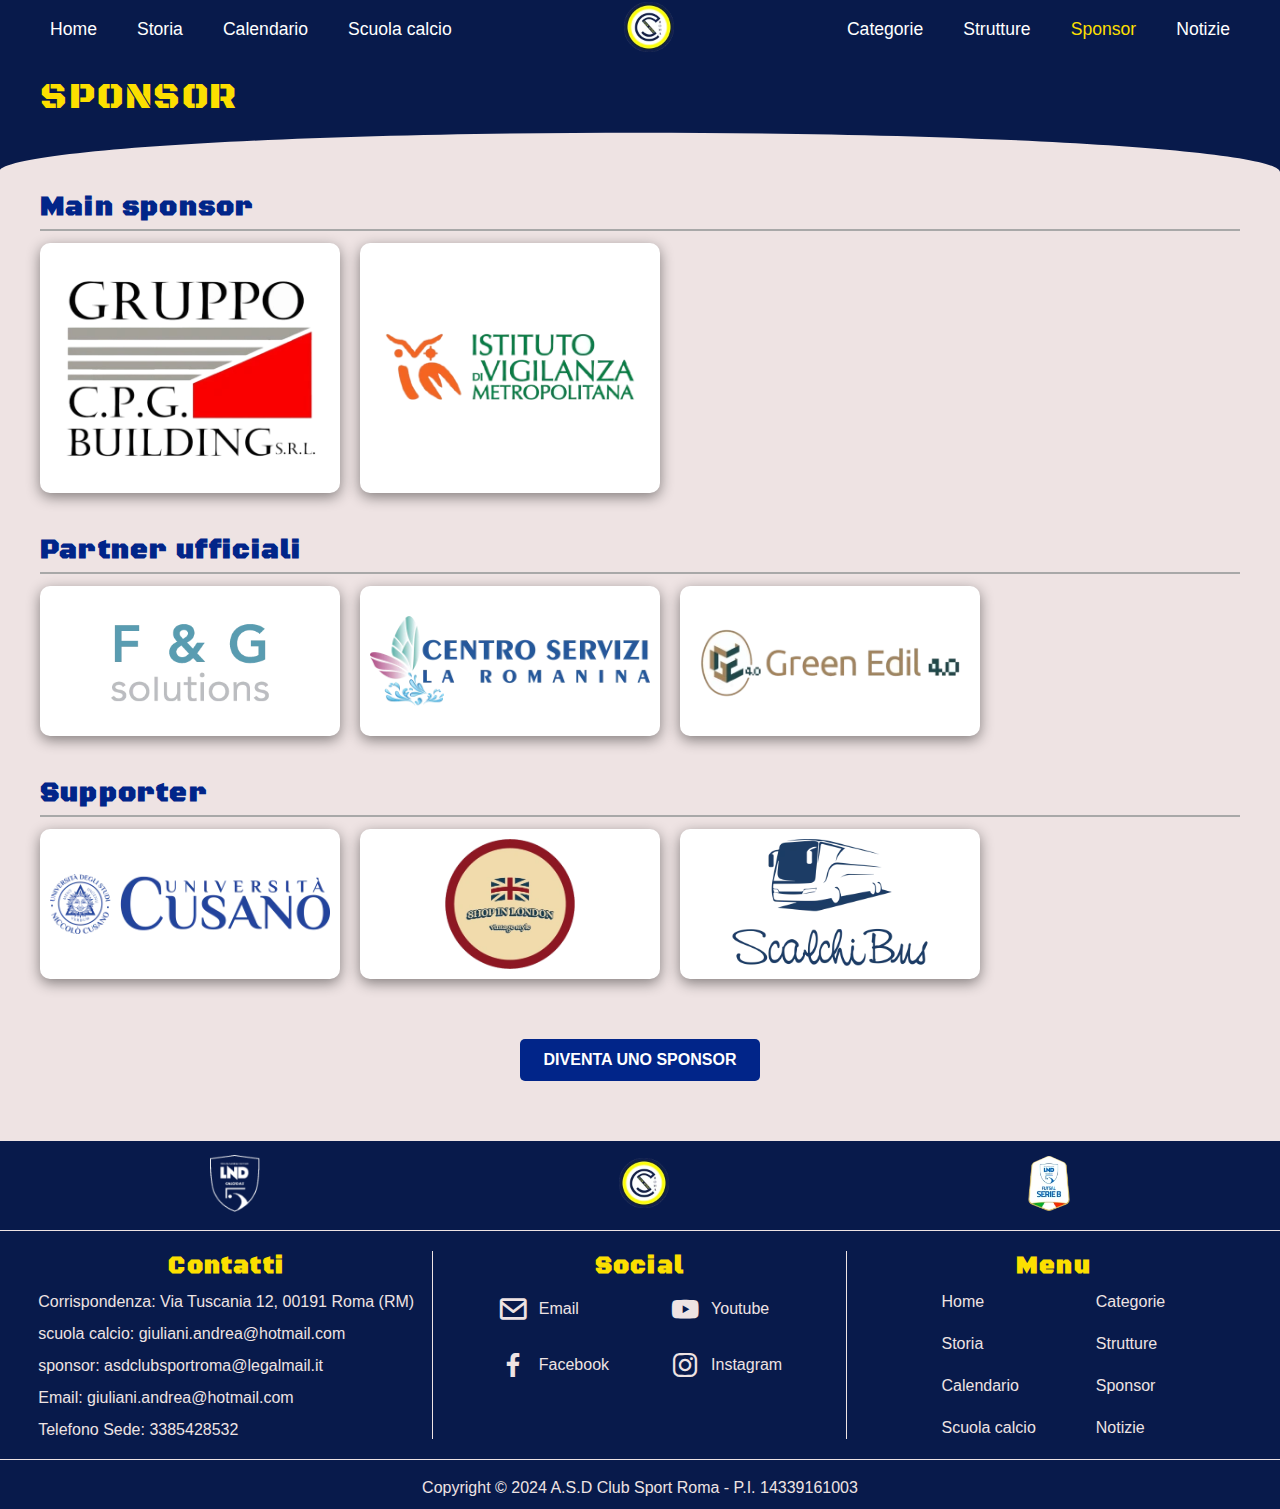
<file: sponsor.html>
<!DOCTYPE html>
<html lang="en">

<head>
    <meta charset="UTF-8">
    <meta name="description"
        content="Scopri i nostri prestigiosi sponsor che supportano il Club Sport Roma, contribuendo alla crescita e al successo delle nostre squadre. Unisciti a noi nella costruzione di un futuro solido nel futsal e nello sport!">
    <meta name="viewport" content="width=device-width, initial-scale=1.0">
    <title>ASD Club Sport Roma | Sponsor</title>
    <link rel="stylesheet" href="style.css">
    <link rel="stylesheet" href="media.css">
    <link rel="icon" href="images/csr.webp">
    <link href='https://unpkg.com/boxicons@2.1.4/css/boxicons.min.css' rel='stylesheet'>
</head>

<body>
    <header>
        <nav class="navbar">
            <input type="checkbox" id="check">

            <div class="navbar-left">
                <a href="index.html">Home</a>
                <a href="storia.html">Storia</a>
                <a href="calendario.html">Calendario</a>
                <a href="scuolacalcio.html">Scuola calcio</a>
            </div>

            <div class="navbar-center">
                <a href="index.html">
                    <img src="images/csr.webp" alt="Club Sport Roma calcio a 5" class="logo">
                </a>
            </div>

            <div class="navbar-right">
                <a href="categorie.html">Categorie</a>
                <a href="strutture.html">Strutture</a>
                <a href="sponsor.html">Sponsor</a>
                <a href="articoli.html">Notizie</a>
            </div>

            <label for="check" class="nav-toggle" id="open-menu">
                <i class='bx bx-menu'></i>
            </label>

            <div class="menu">
                <label for="check" class="nav-toggle close-menu">
                    <i class='bx bx-x'></i>
                </label>
                <div class="menu-links">
                    <a href="index.html">Home</a>
                    <a href="storia.html">Storia</a>
                    <a href="calendario.html">Calendario</a>
                    <a href="scuolacalcio.html">Scuola calcio</a>
                    <a href="categorie.html">Categorie</a>
                    <a href="strutture.html">Strutture</a>
                    <a href="sponsor.html">Sponsor</a>
                    <a href="articoli.html">Notizie</a>
                </div>
            </div>
        </nav>
    </header>

    <div class="interruzione">
        <div class="text">sponsor</div>
    </div>

    <section id="sponsor">
        <div class="custom-shape-divider-top-1731431830">
            <svg data-name="Layer 1" xmlns="http://www.w3.org/2000/svg" viewBox="0 0 1200 120"
                preserveAspectRatio="none">
                <path d="M600,112.77C268.63,112.77,0,65.52,0,7.23V120H1200V7.23C1200,65.52,931.37,112.77,600,112.77Z"
                    class="shape-fill"></path>
            </svg>
        </div>
        <div class="layout-container">
            <div class="main">
                <h3>Main sponsor</h3>
                <hr>
                <div class="gallery">
                    <div class="gallery-item" id="m-sponsor"><img src="images/cpg.webp"
                            alt="Partner ufficiale main sponsor gruppo cpg building">
                    </div>
                    <div class="gallery-item" id="m-sponsor"><img src="images/ivm.webp"
                            alt="Partner ufficiale main sponsor istituto di viglilanza metropolitana">
                    </div>
                </div>
            </div>

            <div class="partner">
                <h3>Partner ufficiali</h3>
                <hr>
                <div class="gallery">
                    <div class="gallery-item"><img src="images/feg.webp" alt="Partner ufficiale F e G solutions"></div>
                    <div class="gallery-item"><img src="images/romanina.webp"
                            alt="Partner ufficiale centro servizi la romanina"></div>
                    <div class="gallery-item"><img src="images/green-edil.webp" alt="Partner ufficiale green edil 4.0">
                    </div>
                </div>
            </div>

            <div class="supporter">
                <h3>Supporter</h3>
                <hr>
                <div class="gallery">
                    <div class="gallery-item"><img src="images/unicusano.webp"
                            alt="Supporter sponsor cusano universita"></div>
                    <div class="gallery-item"><img src="images/london-logo.webp" alt="Supporter sponsor shop in london">
                    </div>
                    <div class="gallery-item"><img src="images/logo-scalchibus.webp"
                            alt="Supporter sponsor scalchi bus"></div>
                </div>
            </div>
            <div class="call-to-action"> <a href="mailto: asdclubsportroma@legalmail.it" class="contact-link">diventa
                    uno sponsor</a> </div>
        </div>
        </div>

    </section>

    <div class="loghi">
        <div class="container-logo">
            <img src="images/logo_footer.webp" alt="logo lnd futsal">
        </div>
        <div class="container-logo">
            <img src="images/csr.webp" alt="club sport roma calcio a 5 futsal">
        </div>
        <div class="container-logo" id="serieb-logo-footer">
            <img src="images/logo-serieb.webp" alt="logo serie b calcio a 5 futsal">
        </div>
    </div>

    <section id="footer">
        <footer class="container-footer">
            <div class="footer-section">
                <h3>Contatti</h3>
                <ul class="footer-links">
                    <li><a href="https://www.google.it/maps/place/Palestra+Flaminia+Sette+-+Corso+Francia/@41.9510166,12.4712119,16z/data=!3m2!4b1!5s0x132f672d997d53f3:0xdcf9722a35165e8b!4m6!3m5!1s0x132f672d9c20252b:0x3edd8366b229a3b0!8m2!3d41.9510126!4d12.4737868!16s%2Fg%2F1tgd8nkq?entry=ttu&g_ep=EgoyMDI0MTIwNC4wIKXMDSoASAFQAw%3D%3D"
                            target="_blank">Corrispondenza: Via Tuscania 12, 00191 Roma (RM)</a></li>
                    <li><a href="mailto: giuliani.andrea@hotmail.com">scuola calcio: giuliani.andrea@hotmail.com</a>
                    <li><a href="mailto: asdclubsportroma@legalmail.it">sponsor: asdclubsportroma@legalmail.it</a></li>
                    <li><a href="mailto: giuliani.andrea@hotmail.com">Email: giuliani.andrea@hotmail.com</a></li>
                    </li>
                    <li><a href="tel: +39 3385428532">Telefono Sede: 3385428532</a></li>
                </ul>
            </div>

            <div class="footer-section">
                <h3>Social</h3>
                <div class="link-servizi">
                    <ul class="container-footer-left" id="container-social">
                        <li><a href="mailto: giuliani.andrea@hotmail.com" target="_blank">
                                <i class='bx bx-envelope'></i>
                                <span>Email</span>
                            </a>
                        </li>
                        <li><a href="https://www.facebook.com/ASDCLUBSPORTROMA?locale=it_IT" target="_blank">
                                <i class='bx bxl-facebook' id="facebook"></i>
                                <span>Facebook</span>
                            </a>
                        </li>
                    </ul>
                    <ul class="container-footer-right" id="container-social">
                        <li><a href="https://www.youtube.com/@pikold1" target="_blank">
                                <i class='bx bxl-youtube' id="youtube"></i>
                                <span>Youtube</span>
                            </a>
                        </li>
                        <li><a href="https://www.instagram.com/asdclubsportroma?igsh=MXVndnQwaXZ0enExNg=="
                                target="_blank">
                                <i class='bx bxl-instagram' id="instagram"></i>
                                <span>Instagram</span>
                            </a>
                        </li>
                    </ul>
                </div>
            </div>

            <div class="footer-section">
                <h3 id="t-social">Menu</h3>
                <div class="link-servizi">
                    <ul class="container-footer-left">
                        <li><a href="index.html">Home</a></li>
                        <li><a href="storia.html">Storia</a></li>
                        <li><a href="calendario.html">Calendario</a></li>
                        <li><a href="scuolacalcio.html">Scuola calcio</a></li>
                    </ul>
                    <ul class="container-footer-right">
                        <li><a href="categorie.html">Categorie</a></li>
                        <li><a href="strutture.html">Strutture</a></li>
                        <li><a href="sponsor.html">Sponsor</a></li>
                        <li><a href="articoli.html">Notizie</a></li>
                    </ul>
                </div>
            </div>
        </footer>

        <div class="footer-bottom">
            <p> Copyright &copy; 2024 A.S.D Club Sport Roma - P.I. 14339161003</p>
        </div>
    </section>

    <a href="#home" class="arrow-up"><i class='bx bx-chevron-up'></i></a>

</body>
<script src="script.js"></script>

</html>
</file>
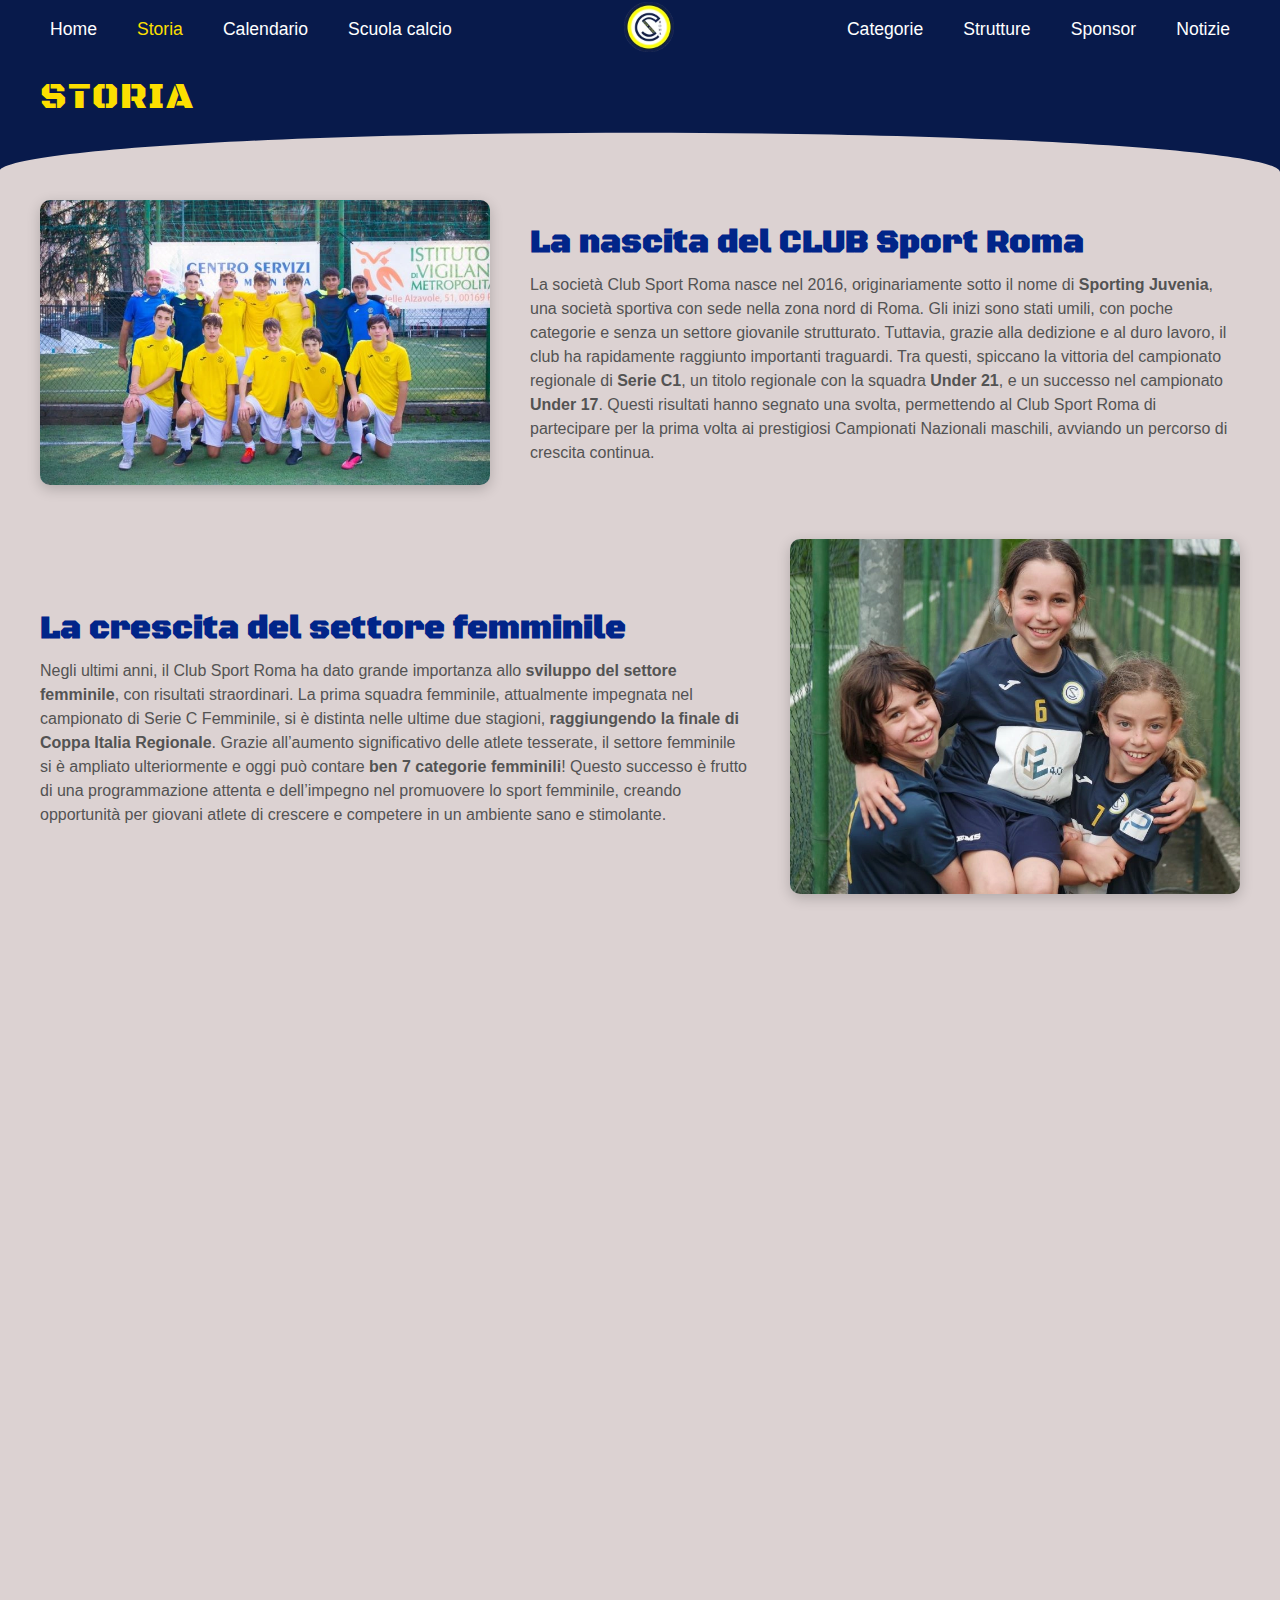
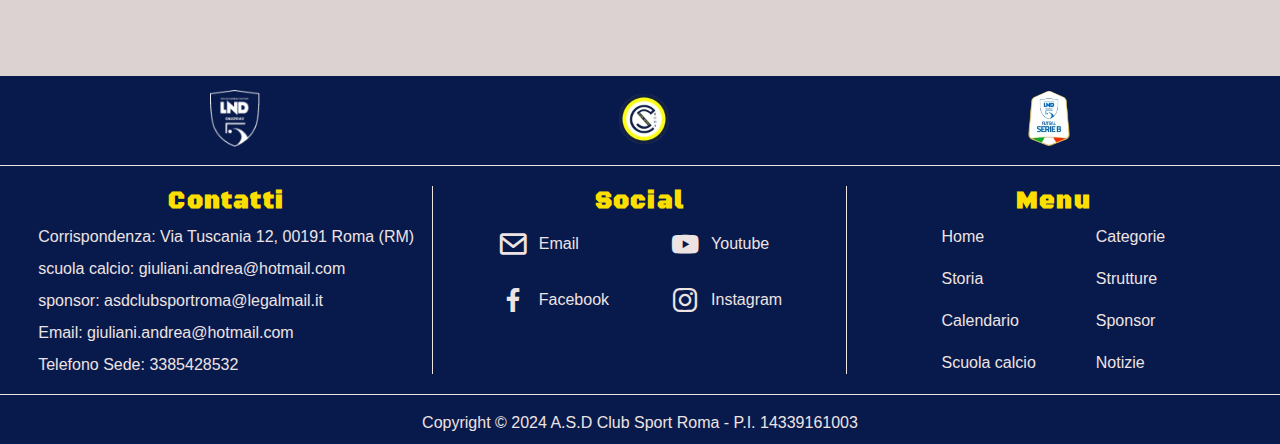
<file: storia.html>
<!DOCTYPE html>
<html lang="en">

<head>
    <meta charset="UTF-8">
    <meta name="description"
        content="Scopri la storia del Club Sport Roma, una realtà in continua crescita nel mondo del futsal. Dalla sua fondazione, il club ha conquistato traguardi importanti, promuovendo il calcio a 5 e diventando un punto di riferimento per atleti, famiglie e appassionati.">
    <meta name="viewport" content="width=device-width, initial-scale=1.0">
    <title>ASD Club Sport Roma | Storia</title>
    <link rel="stylesheet" href="style.css">
    <link rel="stylesheet" href="media.css">
    <link rel="icon" href="images/csr.webp">
    <link href='https://unpkg.com/boxicons@2.1.4/css/boxicons.min.css' rel='stylesheet'>
</head>

<body>
    <header>
        <nav class="navbar">
            <input type="checkbox" id="check">

            <div class="navbar-left">
                <a href="index.html">Home</a>
                <a href="storia.html">Storia</a>
                <a href="calendario.html">Calendario</a>
                <a href="scuolacalcio.html">Scuola calcio</a>
            </div>

            <div class="navbar-center">
                <a href="index.html">
                    <img src="images/csr.webp" alt="Club Sport Roma calcio a 5" class="logo">
                </a>
            </div>

            <div class="navbar-right">
                <a href="categorie.html">Categorie</a>
                <a href="strutture.html">Strutture</a>
                <a href="sponsor.html">Sponsor</a>
                <a href="articoli.html">Notizie</a>
            </div>

            <label for="check" class="nav-toggle" id="open-menu">
                <i class='bx bx-menu'></i>
            </label>

            <div class="menu">
                <label for="check" class="nav-toggle close-menu">
                    <i class='bx bx-x'></i>
                </label>
                <div class="menu-links">
                    <a href="index.html">Home</a>
                    <a href="storia.html">Storia</a>
                    <a href="calendario.html">Calendario</a>
                    <a href="scuolacalcio.html">Scuola calcio</a>
                    <a href="categorie.html">Categorie</a>
                    <a href="strutture.html">Strutture</a>
                    <a href="sponsor.html">Sponsor</a>
                    <a href="articoli.html">Notizie</a>
                </div>
            </div>
        </nav>
    </header>

    <div class="interruzione">
        <div class="text">storia</div>
    </div>

    <section id="storia">
        <div class="custom-shape-divider-top-1731431830">
            <svg data-name="Layer 1" xmlns="http://www.w3.org/2000/svg" viewBox="0 0 1200 120"
                preserveAspectRatio="none">
                <path d="M600,112.77C268.63,112.77,0,65.52,0,7.23V120H1200V7.23C1200,65.52,931.37,112.77,600,112.77Z"
                    class="shape-fill"></path>
            </svg>
        </div>

        <div class="storia-content">
            <!-- Blocco 1: Immagine a sinistra, testo a destra -->
            <div class="storia-block">
                <div class="storia-image">
                    <img src="images/storia-1.webp" alt="foto di squadra club sport roma">
                </div>
                <div class="storia-text">
                    <h2>La nascita del CLUB Sport Roma</h2>
                    <p>La società Club Sport Roma nasce nel 2016, originariamente sotto il nome di <span
                            class="p-bold">Sporting Juvenia</span>, una
                        società sportiva con sede nella zona nord di Roma. Gli inizi sono stati umili, con poche
                        categorie e senza un settore giovanile strutturato. Tuttavia, grazie alla dedizione e al duro
                        lavoro, il club ha rapidamente raggiunto importanti traguardi. Tra questi, spiccano la vittoria
                        del campionato regionale di <span class="p-bold">Serie C1</span>, un titolo regionale con la
                        squadra <span class="p-bold">Under 21</span>, e un successo
                        nel campionato <span class="p-bold">Under 17</span>. Questi risultati hanno segnato una svolta,
                        permettendo al Club Sport
                        Roma di partecipare per la prima volta ai prestigiosi Campionati Nazionali maschili, avviando un
                        percorso di crescita continua.</p>
                </div>
            </div>

            <!-- Blocco 2: Testo a sinistra, immagine a destra -->
            <div class="storia-block reverse">
                <div class="storia-image">
                    <img src="images/storia-2.webp" alt="squadra femminile club sport roma">
                </div>
                <div class="storia-text">
                    <h2>La crescita del settore femminile</h2>
                    <p>
                        Negli ultimi anni, il Club Sport Roma ha dato grande importanza allo <span
                            class="p-bold">sviluppo del settore
                            femminile</span>, con risultati straordinari. La prima squadra femminile, attualmente
                        impegnata nel
                        campionato di Serie C Femminile, si è distinta nelle ultime due stagioni, <span
                            class="p-bold">raggiungendo la finale
                            di Coppa Italia Regionale</span>.

                        Grazie all’aumento significativo delle atlete tesserate, il settore femminile si è ampliato
                        ulteriormente e oggi può contare <span class="p-bold">ben 7 categorie femminili</span>!

                        Questo successo è frutto di una programmazione attenta e dell’impegno nel promuovere lo sport
                        femminile, creando opportunità per giovani atlete di crescere e competere in un ambiente sano e
                        stimolante.</p>
                </div>
            </div>

            <div class="storia-block">
                <div class="storia-image">
                    <img src="images/storia-3.webp" alt="lo staff e le attività del club sport roma ">
                </div>
                <div class="storia-text">
                    <h2>Lo staff e le attività del club</h2>
                    <p>
                        Attualmente, la società conta circa <span class="p-bold">180 tesserati</span>, tra
                        atleti e atlete, seguiti da uno
                        staff altamente qualificato. Gli allenamenti sono gestiti da <span class="p-bold">tecnici di
                            primo livello</span>, tra cui:
                        <br>
                        - Allenatori con certificazione UEFA B Calcio a 5; <br>
                        - Allenatori e allenatrici specializzati in Calcio a 5 Regionale; <br>
                        - Laureati in Scienze Motorie. <br>
                        Ogni squadra è inoltre supportata da dirigenti e accompagnatori dedicati, che seguono
                        costantemente i ragazzi e le ragazze nei rispettivi impegni sportivi. Le nostre attività
                        comprendono la partecipazione ai <span class="p-bold">Campionati FIGC, tornei nazionali, eventi
                            sportivi e campus
                            organizzati durante l’intera stagione</span>. Questo approccio ci consente di offrire
                        un’esperienza
                        sportiva completa e formativa, sia dal punto di vista tecnico che umano.
                    </p>
                </div>
            </div>

            <div class="storia-block reverse">
                <div class="storia-image">
                    <img src="images/storia-4.webp" alt="il club sport roma un Club in Crescita">
                </div>
                <div class="storia-text">
                    <h2>Una società in crescita</h2>
                    <p>
                        Il Club Sport Roma rappresenta oggi una realtà solida e in continua espansione nel panorama del
                        futsal italiano. Attualmente, la nostra società milita con orgoglio nel campionato nazionale di
                        Serie B, confermandosi tra le protagoniste di questa prestigiosa competizione.

                        Grazie all’impegno quotidiano di atleti, staff e dirigenti, il nostro obiettivo rimane quello di
                        crescere, raggiungere nuovi traguardi e offrire un punto di riferimento per chiunque voglia
                        avvicinarsi al mondo del calcio a 5.</p>
                </div>
            </div>
        </div>
    </section>

    <div class="loghi">
        <div class="container-logo">
            <img src="images/logo_footer.webp" alt="logo lnd futsal">
        </div>
        <div class="container-logo">
            <img src="images/csr.webp" alt="club sport roma calcio a 5 futsal">
        </div>
        <div class="container-logo" id="serieb-logo-footer">
            <img src="images/logo-serieb.webp" alt="logo serie b calcio a 5 futsal">
        </div>
    </div>

    <section id="footer">
        <footer class="container-footer">
            <div class="footer-section">
                <h3>Contatti</h3>
                <ul class="footer-links">
                    <li><a href="https://www.google.it/maps/place/Palestra+Flaminia+Sette+-+Corso+Francia/@41.9510166,12.4712119,16z/data=!3m2!4b1!5s0x132f672d997d53f3:0xdcf9722a35165e8b!4m6!3m5!1s0x132f672d9c20252b:0x3edd8366b229a3b0!8m2!3d41.9510126!4d12.4737868!16s%2Fg%2F1tgd8nkq?entry=ttu&g_ep=EgoyMDI0MTIwNC4wIKXMDSoASAFQAw%3D%3D"
                            target="_blank">Corrispondenza: Via Tuscania 12, 00191 Roma (RM)</a></li>
                    <li><a href="mailto: giuliani.andrea@hotmail.com">scuola calcio: giuliani.andrea@hotmail.com</a>
                    <li><a href="mailto: asdclubsportroma@legalmail.it">sponsor: asdclubsportroma@legalmail.it</a></li>
                    <li><a href="mailto: giuliani.andrea@hotmail.com">Email: giuliani.andrea@hotmail.com</a></li>
                    </li>
                    <li><a href="tel: +39 3385428532">Telefono Sede: 3385428532</a></li>
                </ul>
            </div>

            <div class="footer-section">
                <h3>Social</h3>
                <div class="link-servizi">
                    <ul class="container-footer-left" id="container-social">
                        <li><a href="mailto: giuliani.andrea@hotmail.com" target="_blank">
                                <i class='bx bx-envelope'></i>
                                <span>Email</span>
                            </a>
                        </li>
                        <li><a href="https://www.facebook.com/ASDCLUBSPORTROMA?locale=it_IT" target="_blank">
                                <i class='bx bxl-facebook' id="facebook"></i>
                                <span>Facebook</span>
                            </a>
                        </li>
                    </ul>
                    <ul class="container-footer-right" id="container-social">
                        <li><a href="https://www.youtube.com/@pikold1" target="_blank">
                                <i class='bx bxl-youtube' id="youtube"></i>
                                <span>Youtube</span>
                            </a>
                        </li>
                        <li><a href="https://www.instagram.com/asdclubsportroma?igsh=MXVndnQwaXZ0enExNg=="
                                target="_blank">
                                <i class='bx bxl-instagram' id="instagram"></i>
                                <span>Instagram</span>
                            </a>
                        </li>
                    </ul>
                </div>
            </div>

            <div class="footer-section">
                <h3 id="t-social">Menu</h3>
                <div class="link-servizi">
                    <ul class="container-footer-left">
                        <li><a href="index.html">Home</a></li>
                        <li><a href="storia.html">Storia</a></li>
                        <li><a href="calendario.html">Calendario</a></li>
                        <li><a href="scuolacalcio.html">Scuola calcio</a></li>
                    </ul>
                    <ul class="container-footer-right">
                        <li><a href="categorie.html">Categorie</a></li>
                        <li><a href="strutture.html">Strutture</a></li>
                        <li><a href="sponsor.html">Sponsor</a></li>
                        <li><a href="articoli.html">Notizie</a></li>
                    </ul>
                </div>
            </div>
        </footer>

        <div class="footer-bottom">
            <p> Copyright &copy; 2024 A.S.D Club Sport Roma - P.I. 14339161003</p>
        </div>
    </section>

    <a href="#home" class="arrow-up"><i class='bx bx-chevron-up'></i></a>

</body>

<script src="script.js"></script>

</html>
</file>
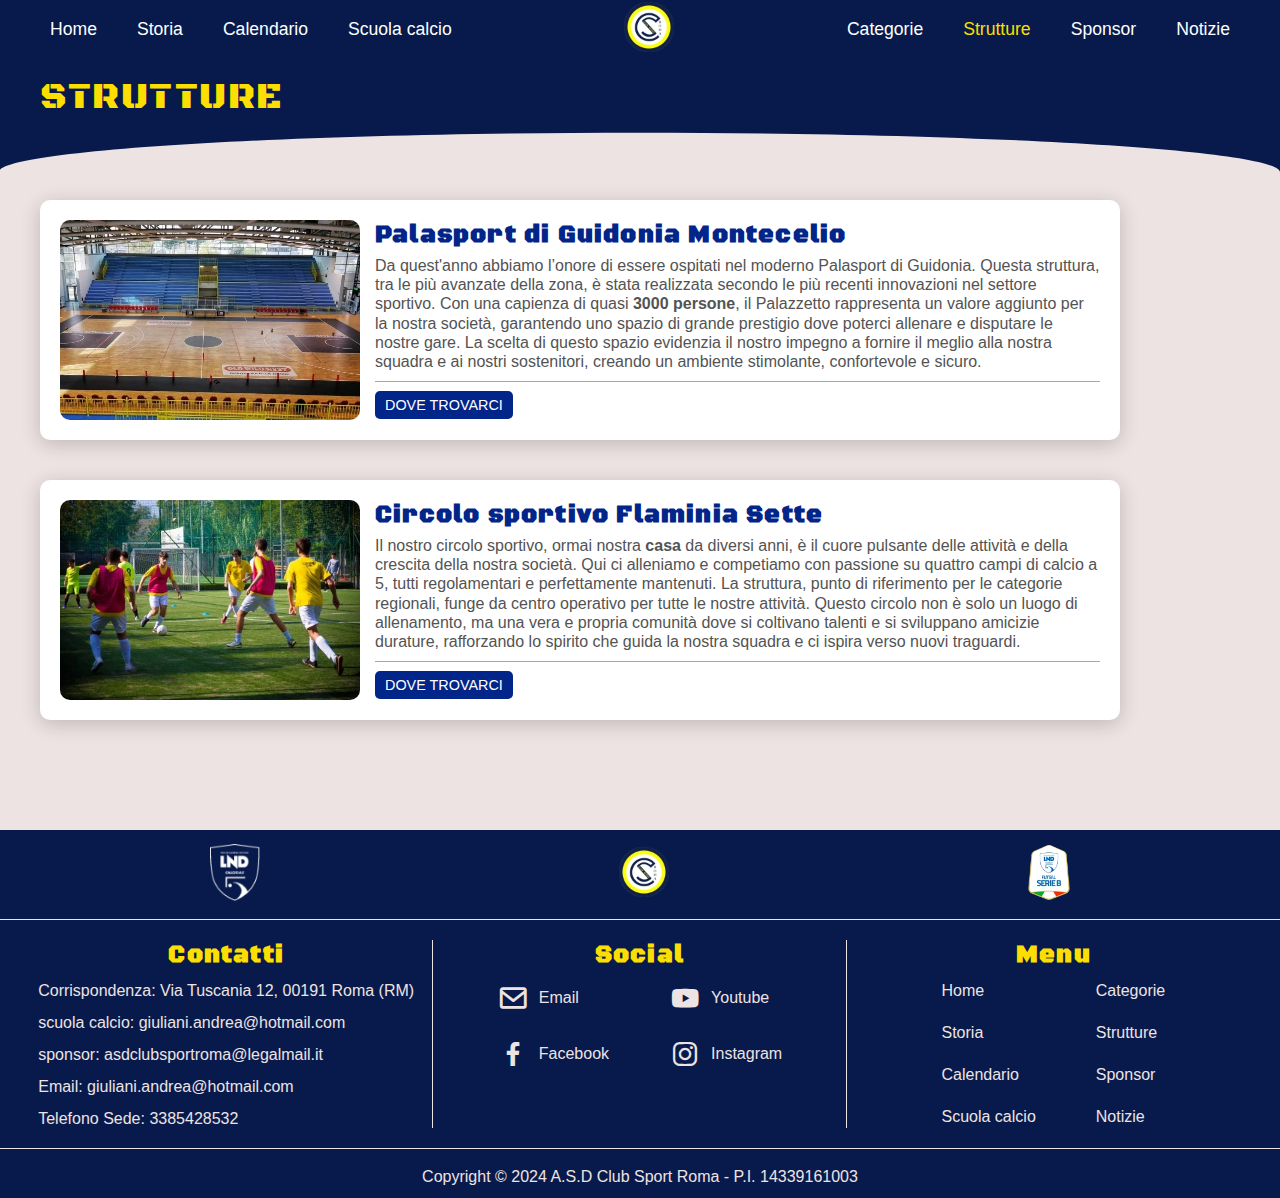
<file: strutture.html>
<!DOCTYPE html>
<html lang="en">

<head>
    <meta charset="UTF-8">
    <meta name="description"
        content="Scopri gli impianti del Club Sport Roma: strutture moderne e funzionali per allenamenti e competizioni di futsal. Un punto di riferimento per appassionati e atleti.">
    <meta name="viewport" content="width=device-width, initial-scale=1.0">
    <title>ASD Club Sport Roma | Strutture</title>
    <link rel="stylesheet" href="style.css">
    <link rel="stylesheet" href="media.css">
    <link rel="icon" href="images/csr.webp">
    <link href='https://unpkg.com/boxicons@2.1.4/css/boxicons.min.css' rel='stylesheet'>
</head>

<body>
    <header>
        <nav class="navbar">
            <input type="checkbox" id="check">

            <div class="navbar-left">
                <a href="index.html">Home</a>
                <a href="storia.html">Storia</a>
                <a href="calendario.html">Calendario</a>
                <a href="scuolacalcio.html">Scuola calcio</a>
            </div>

            <div class="navbar-center">
                <a href="index.html">
                    <img src="images/csr.webp" alt="Club Sport Roma calcio a 5" class="logo">
                </a>
            </div>

            <div class="navbar-right">
                <a href="categorie.html">Categorie</a>
                <a href="strutture.html">Strutture</a>
                <a href="sponsor.html">Sponsor</a>
                <a href="articoli.html">Notizie</a>
            </div>

            <label for="check" class="nav-toggle" id="open-menu">
                <i class='bx bx-menu'></i>
            </label>

            <div class="menu">
                <label for="check" class="nav-toggle close-menu">
                    <i class='bx bx-x'></i>
                </label>
                <div class="menu-links">
                    <a href="index.html">Home</a>
                    <a href="storia.html">Storia</a>
                    <a href="calendario.html">Calendario</a>
                    <a href="scuolacalcio.html">Scuola calcio</a>
                    <a href="categorie.html">Categorie</a>
                    <a href="strutture.html">Strutture</a>
                    <a href="sponsor.html">Sponsor</a>
                    <a href="articoli.html">Notizie</a>
                </div>
            </div>
        </nav>
    </header>

    <div class="interruzione">
        <div class="text">strutture</div>
    </div>

    <section id="strutture">
        <div class="custom-shape-divider-top-1731431830">
            <svg data-name="Layer 1" xmlns="http://www.w3.org/2000/svg" viewBox="0 0 1200 120"
                preserveAspectRatio="none">
                <path d="M600,112.77C268.63,112.77,0,65.52,0,7.23V120H1200V7.23C1200,65.52,931.37,112.77,600,112.77Z"
                    class="shape-fill"></path>
            </svg>
        </div>
        <div class="container-strutture">
            <div class="tab">
                <div class="container-img">
                    <img src="images/palasport-guidonia.webp" alt="palasport di guidonia montecelio calcio a 5">
                </div>
                <div class="content">
                    <h3>Palasport di Guidonia Montecelio</h3>
                    <p>
                        Da quest'anno abbiamo l’onore di essere ospitati nel moderno Palasport di Guidonia. Questa
                        struttura, tra le più avanzate della zona, è stata
                        realizzata secondo le più recenti innovazioni nel settore sportivo. Con una capienza di
                        quasi <span class="p-bold">3000 persone</span>, il Palazzetto rappresenta un valore aggiunto per
                        la nostra
                        società, garantendo uno spazio di grande prestigio dove poterci allenare e disputare le nostre
                        gare.
                        La scelta di questo spazio evidenzia il nostro impegno a fornire il meglio alla
                        nostra squadra e ai nostri sostenitori, creando un ambiente stimolante, confortevole e sicuro.
                    </p>
                    <div class="maps">
                        <hr>
                        <a href="https://www.google.it/maps/place/Palasport+di+Guidonia+Montecelio/@41.9579158,12.7075495,17z/data=!3m1!4b1!4m6!3m5!1s0x132f7bf4f6d73bd9:0xcdd158effb3d3a51!8m2!3d41.9579118!4d12.7101244!16s%2Fg%2F11pds2f8rz?entry=ttu&g_ep=EgoyMDI0MTIwNC4wIKXMDSoASAFQAw%3D%3D"
                            target="_blank">dove trovarci</a>
                    </div>

                </div>
            </div>
        </div>

        <div class="container-strutture">
            <div class="tab">
                <div class="container-img">
                    <img src="images/azione.webp" alt="circolo sportivo flamia sette corso francia">
                </div>
                <div class="content">
                    <h3>Circolo sportivo Flaminia Sette</h3>
                    <p>Il nostro circolo sportivo, ormai nostra <span class="p-bold">casa</span> da diversi anni, è il
                        cuore pulsante delle attività
                        e della crescita della nostra società. Qui ci alleniamo e competiamo con passione su quattro
                        campi di calcio a 5, tutti regolamentari e perfettamente mantenuti. La struttura, punto
                        di riferimento per le categorie regionali, funge da centro
                        operativo per tutte le nostre attività. Questo circolo non è solo un luogo di allenamento, ma
                        una vera e propria
                        comunità dove si coltivano talenti e si sviluppano amicizie durature, rafforzando lo spirito che
                        guida la nostra squadra e ci ispira verso nuovi traguardi.</p>
                    <div class="maps">
                        <hr>
                        <a href="https://www.google.it/maps/place/Palestra+Flaminia+Sette+-+Corso+Francia/@41.9510166,12.4712119,16z/data=!3m2!4b1!5s0x132f672d997d53f3:0xdcf9722a35165e8b!4m6!3m5!1s0x132f672d9c20252b:0x3edd8366b229a3b0!8m2!3d41.9510126!4d12.4737868!16s%2Fg%2F1tgd8nkq?entry=ttu&g_ep=EgoyMDI0MTIwNC4wIKXMDSoASAFQAw%3D%3D"
                            target="_blank">dove trovarci</a>
                    </div>
                </div>
            </div>
        </div>
    </section>

    <div class="loghi">
        <div class="container-logo">
            <img src="images/logo_footer.webp" alt="logo lnd futsal">
        </div>
        <div class="container-logo">
            <img src="images/csr.webp" alt="club sport roma calcio a 5 futsal">
        </div>
        <div class="container-logo" id="serieb-logo-footer">
            <img src="images/logo-serieb.webp" alt="logo serie b calcio a 5 futsal">
        </div>
    </div>
    <section id="footer">
        <footer class="container-footer">
            <div class="footer-section">
                <h3>Contatti</h3>
                <ul class="footer-links">
                    <li><a href="https://www.google.it/maps/place/Palestra+Flaminia+Sette+-+Corso+Francia/@41.9510166,12.4712119,16z/data=!3m2!4b1!5s0x132f672d997d53f3:0xdcf9722a35165e8b!4m6!3m5!1s0x132f672d9c20252b:0x3edd8366b229a3b0!8m2!3d41.9510126!4d12.4737868!16s%2Fg%2F1tgd8nkq?entry=ttu&g_ep=EgoyMDI0MTIwNC4wIKXMDSoASAFQAw%3D%3D"
                            target="_blank">Corrispondenza: Via Tuscania 12, 00191 Roma (RM)</a></li>
                    <li><a href="mailto: giuliani.andrea@hotmail.com">scuola calcio: giuliani.andrea@hotmail.com</a>
                    <li><a href="mailto: asdclubsportroma@legalmail.it">sponsor: asdclubsportroma@legalmail.it</a></li>
                    <li><a href="mailto: giuliani.andrea@hotmail.com">Email: giuliani.andrea@hotmail.com</a></li>
                    </li>
                    <li><a href="tel: +39 3385428532">Telefono Sede: 3385428532</a></li>
                </ul>
            </div>

            <div class="footer-section">
                <h3>Social</h3>
                <div class="link-servizi">
                    <ul class="container-footer-left" id="container-social">
                        <li><a href="mailto: giuliani.andrea@hotmail.com" target="_blank">
                                <i class='bx bx-envelope'></i>
                                <span>Email</span>
                            </a>
                        </li>
                        <li><a href="https://www.facebook.com/ASDCLUBSPORTROMA?locale=it_IT" target="_blank">
                                <i class='bx bxl-facebook' id="facebook"></i>
                                <span>Facebook</span>
                            </a>
                        </li>
                    </ul>
                    <ul class="container-footer-right" id="container-social">
                        <li><a href="https://www.youtube.com/@pikold1" target="_blank">
                                <i class='bx bxl-youtube' id="youtube"></i>
                                <span>Youtube</span>
                            </a>
                        </li>
                        <li><a href="https://www.instagram.com/asdclubsportroma?igsh=MXVndnQwaXZ0enExNg=="
                                target="_blank">
                                <i class='bx bxl-instagram' id="instagram"></i>
                                <span>Instagram</span>
                            </a>
                        </li>
                    </ul>
                </div>
            </div>

            <div class="footer-section">
                <h3 id="t-social">Menu</h3>
                <div class="link-servizi">
                    <ul class="container-footer-left">
                        <li><a href="index.html">Home</a></li>
                        <li><a href="storia.html">Storia</a></li>
                        <li><a href="calendario.html">Calendario</a></li>
                        <li><a href="scuolacalcio.html">Scuola calcio</a></li>
                    </ul>
                    <ul class="container-footer-right">
                        <li><a href="categorie.html">Categorie</a></li>
                        <li><a href="strutture.html">Strutture</a></li>
                        <li><a href="sponsor.html">Sponsor</a></li>
                        <li><a href="articoli.html">Notizie</a></li>
                    </ul>
                </div>
            </div>
        </footer>

        <div class="footer-bottom">
            <p> Copyright &copy; 2024 A.S.D Club Sport Roma - P.I. 14339161003</p>
        </div>
    </section>


    <a href="#home" class="arrow-up"><i class='bx bx-chevron-up'></i></a>
</body>
<script src="script.js"></script>

</html>
</file>
<file: style.css>
@import url('https://fonts.googleapis.com/css2?family=Alfa+Slab+One&family=Black+Ops+One&family=PT+Serif:ital,wght@0,400;0,700;1,400;1,700&display=swap');
@import url('https://fonts.googleapis.com/css2?family=Alfa+Slab+One&display=swap');
@import url('https://fonts.googleapis.com/css2?family=Alfa+Slab+One&family=Black+Ops+One&display=swap');

* {
    text-decoration: none;
    list-style: none;
    margin: 0;
    padding: 0;
    box-sizing: border-box;
    scroll-behavior: smooth;
    --color1: #012589;
    --color2: #fcdf00;
    --color3: #eee3e3;
    --color4: #fff;
    --hover-color: #0336c3;
    font-family: 'poppins', sans-serif;
    font-display: swap;
}

.scroll-scale {
    opacity: 0;
    transform: scale(.9);
    transition: all 2s;
}

.scroll-bottom {
    opacity: 0;
    transform: translateY(300px);
    transition: 3s;
}

.scroll-top {
    opacity: 0;
    transform: translateY(-200px);
    transition: 2s;
}

.scroll-left {
    opacity: 0;
    transform: translateX(-300px);
    transition: 3s;
}

.scroll-right {
    opacity: 0;
    transform: translateX(300px);
    transition: 3s;
}

.show-items {
    opacity: 1;
    transform: translateX(0);
}

h1 {
    font-size: 2.8rem;
}

h2 {
    font-size: 2.5rem;
    font-family: "Black Ops One", system-ui;
}

h3 {
    font-size: 1.5rem;
    font-family: "Black Ops One", system-ui;
    letter-spacing: 1.2px;
    color: var(--color1);
}

p {
    color: #535353;
    font-size: 1rem;
    line-height: 1.2;
}

.p-bold {
    font-weight: bold;
    color: #535353;
    font-size: 1rem;
}

.arrow-up {
    overflow: hidden;
    position: fixed;
    bottom: 20px;
    right: 20px;
    display: none;
    background: transparent;
    padding: 4px;
    border-radius: 50%;
    place-items: center;
    cursor: pointer;
    width: 32px;
    height: 32px;
    font-size: 1.5rem;
    text-align: center;
    background-color: #272323d2;
    color: var(--color4);
    transition: all .3s;
}

.arrow-up:hover {
    background-color: #fcdf00e1;
    color: #333;
}

/* Colore per il link attivo */
.navbar a.active {
    color: var(--color2);
}

/*  ----------------------------------------------------- HEADER ------------------------------------ */
header {
    background-color: transparent;
    background-color: #081a4b;
    padding: 2px 40px;
    position: fixed;
    z-index: 10000;
    width: 100%;
}

.navbar {
    display: flex;
    align-items: center;
    justify-content: space-between;
}

.navbar a {
    margin: 0 10px;
    font-size: 1.1rem;
    color: var(--color4);
    transition: color .3s;
}

.navbar a:hover {
    color: var(--color2);
}

.navbar-left,
.navbar-right {
    display: flex;
    gap: 20px;
}

.navbar-center {
    display: flex;
    justify-content: center;
    align-items: center;
}

.logo {
    width: 50px;
}

/* Icone Hamburger e X */
.nav-toggle {
    position: absolute;
    color: var(--color2);
    cursor: pointer;
    font-size: 2rem;
    display: none;
    top: 50%;
    right: 38px;
    transform: translateY(-50%);
}

.close-menu {
    position: absolute;
    top: 29px;
    right: 32px;
    font-size: 2.4rem;
    cursor: pointer;
}

/* Checkbox */
#check {
    display: none;
}

.menu hr {
    width: 90%;
    margin-left: 10px;
    border: none;
    height: 2px;
    background-color: #717171;
}

.menu-links {
    display: flex;
    flex-direction: column;
    gap: 15px;
    padding: 0 20px;
}

.menu-links a {
    color: var(--color4);
    font-size: 1.2rem;
}

.menu-links a:hover {
    color: var(--color2);
}

/* Mostra la barra laterale quando il checkbox è attivo */
#check:checked~.menu {
    right: 0;
}

.menu {
    display: none;
}

/* ----------------------------------------------- HOME ---------------------------------- */
.hero {
    position: relative;
    width: 100%;
    height: 100vh;
    background: url("images/img-home.webp") no-repeat center center/cover;
    display: flex;
    align-items: center;
    justify-content: center;
    text-align: center;
    color: var(--color4);
    padding: 0 40px;
}

/* Overlay per scurire lo sfondo */
.hero .overlay {
    position: absolute;
    top: 0;
    left: 0;
    width: 100%;
    height: 100%;
    background-color: rgba(1, 1, 16, 0.6);
    z-index: 1;
}

/* Contenuto */
.hero .content {
    z-index: 2;
    /* text-align: center; */
    display: flex;
    align-items: center;
    justify-content: center;
    flex-direction: column;
}

.hero .titolo {
    /* overflow: hidden; */
    font-size: 3.3rem;
    margin-bottom: 5px;
    text-transform: uppercase;
    letter-spacing: 2px;
    font-family: "Black Ops One", system-ui;
    color: var(--color2);
}

.cta-btn {
    display: inline-block;
    padding: 12px 25px;
    font-size: 1rem;
    color: #fff;
    background-color: var(--color1);
    border-radius: 5px;
    text-transform: uppercase;
    text-decoration: none;
    font-weight: bold;
    transition: background-color 0.3s ease;
}

.cta-btn:hover {
    background-color: var(--hover-color)
}


/* CLASSIFICA + IMG SQUADRA + NEXT GAME */
#match {
    background-color: var(--color3);
}

#classifica {
    background-color: var(--color3);
    color: #333;
    padding: 60px 40px;
}

.title-serie-b,
.title-articoli,
.title-storia {
    font-size: 2rem;
    margin-bottom: 5px;
    text-transform: uppercase;
    font-family: "Black Ops One", system-ui;
    color: var(--color1);
    text-align: center;
}

.title-serie-b span {
    font-size: 2rem;
    font-family: "Black Ops One", system-ui;
    letter-spacing: 1.2px;
    color: var(--color1);
}

#classifica hr,
#articoli hr,
#storia hr {
    margin-bottom: 20px;
    border: none;
    border-top: 2px solid #a8a8a8;
}

.container-classifica-risultati {
    display: grid;
    grid-template-columns: repeat(2, 1fr);
    gap: 40px;
}

table {
    background-color: var(--color4);
    width: 100%;
    height: auto;
    border-collapse: collapse;
    box-shadow: 0px 4px 16px rgba(0, 0, 0, 0.2);
    border-radius: 10px;
    overflow: hidden;
}

thead {
    background-color: var(--color1);
    color: #fff;
    text-align: left;
}

thead th {
    padding: 10px;
}

tbody tr {
    text-align: center;
    border-bottom: 1px solid #bebebe;
    transition: ease .3s;
}

tbody td {
    text-align: left;
    padding: 8px;
    vertical-align: middle;
}

/* Colori delle posizioni CSR*/
.prima {
    background-color: hsla(57, 100%, 56%, 0.691);
}

tbody tr:hover {
    background-color: #ccc;
}

.squadre {
    display: flex;
    align-items: center;
    justify-content: flex-start;
    gap: 15px;
}

.squadre span {
    text-transform: uppercase;
    font-size: 0.9rem;
}

.logo-classifica {
    width: 25px;
    height: auto;
    object-fit: cover;
}

.logo-classifica img {
    width: 100%;
    height: 100%;
}

.ultima {
    border-bottom: none;
}

.container-partite {
    display: grid;
    grid-template-columns: repeat(auto-fill, minmax(310px, 1fr));
    overflow: hidden;
}

.container-foto-b {
    width: 100%;
    max-height: 320px;
}

.container-foto-b img {
    object-fit: cover;
    width: 100%;
    height: 100%;
    border-radius: 10px;
    transition: ease .4s;
}

.container-foto-b img:hover {
    border-radius: 50%;
}

.next-game {
    max-height: 300px;
    background-color: var(--color4);
    box-shadow: 0px 4px 14px rgba(0, 0, 0, 0.2);
    border-radius: 12px;
    padding: 10px;
    display: flex;
    flex-direction: column;
    align-items: center;
    justify-content: space-between;
    text-align: center;
    overflow: hidden;
}

.next-game::before {
    content: "Prossima partita";
    position: absolute;
    bottom: 0;
    left: 0;
    width: 100%;
    background-color: #012589;
    color: #fff;
    text-align: center;
    font-size: 1rem;
    padding: 10px 0;
    font-weight: bold;
    font-family: 'poppins', sans-serif;
    letter-spacing: 1.1px;
}

.serieb img {
    max-width: 45px;
    height: auto;
}

.container-incontro {
    display: flex;
    align-items: center;
    justify-content: center;
}

.container-squadra {
    display: flex;
    flex-direction: column;
    align-items: center;
    margin: 0 10px;
}

.container-squadra .container-img {
    max-width: 70px;
    height: auto;
}

.container-img img {
    width: 100%;
    height: 100%;
}

.container-versus {
    font-size: 1.5rem;
    font-weight: bold;
    color: #595959;
    padding: 0 10px;
    font-family: "PT Serif", serif;
}

.data {
    font-size: 1rem;
    color: #6f6f6f;
    padding-bottom: 10px;
}

/* ------------------------------------------------------ ARTICOLI ----------------------------------- */
#articoli {
    background-color: #dcd2d2;
    padding: 60px 40px;
}

.container-articoli {
    display: grid;
    grid-template-columns: repeat(auto-fill, minmax(260px, 1fr));
    gap: 30px;
    row-gap: 50px;
    margin-top: 30px;
}

.article {
    background-color: var(--color4);
    border-radius: 10px;
    box-shadow: 0 4px 10px rgba(0, 0, 0, 0.2);
    overflow: hidden;
    display: flex;
    flex-direction: column;
    padding: 0;
    transition: transform .4s;
}

.article-img img {
    width: 100%;
    height: 240px;
    object-fit: cover;
    display: block;
}

.article-corpo {
    padding: 10px;
    display: flex;
    flex-direction: column;
    justify-content: space-between;
}

.article-corpo h3 {
    margin: 10px 0;
    color: #424242;
    font-weight: bold;
    font-size: 1.4rem;
}

.article-corpo p {
    color: #555;
}

.article-corpo hr {
    margin-top: 5px;
    border: none;
    border-top: 2px solid #a8a8a8;
}

.article a {
    text-decoration: none;
    background-color: var(--color1);
    color: var(--color4);
    padding: 6px 10px;
    border-radius: 5px;
    font-size: 0.9rem;
    transition: background-color 0.3s ease;
    text-transform: uppercase;
    width: 111px;
}

.view-all {
    margin-top: 60px;
    text-align: center;
}

.view-all a {
    text-decoration: none;
    font-size: 1rem;
    background-color: var(--color1);
    color: var(--color4);
    padding: 10px 20px;
    border-radius: 5px;
    transition: background-color 0.3s ease;
    text-transform: uppercase;
}

.article a:hover,
.view-all a:hover {
    background-color: var(--hover-color);
}

/* ----------------------------------------------- STRUTTURE ----------------------------------------------- */
#strutture {
    padding: 70px 40px;
    display: flex;
    justify-content: left;
    flex-direction: column;
    background-color: var(--color3);
}

.container-strutture {
    box-shadow: 0px 4px 20px rgba(0, 0, 0, 0.2);
    padding: 20px;
    width: 90%;
    background-color: var(--color4);
    border-radius: 10px;
    margin-bottom: 40px;
    transition: all .3s;
}

.container-strutture:hover {
    box-shadow: 0px 4px 22px rgba(0, 0, 0, 0.8);
}

.tab {
    display: flex;
    align-items: flex-start;
    gap: 15px;
}

.tab .container-img {
    width: 300px;
    height: 200px;
    overflow: hidden;
    border-radius: 10px;
}

.tab .container-img img {
    width: 100%;
    height: 100%;
    object-fit: cover;
    transition: ease .3s;
}

.tab .container-img img:hover {
    transform: scale(1.05);
}

.content {
    flex: 1;
}

.content h3 {
    font-weight: bold;
    margin-bottom: 6px;
}

.maps {
    text-align: left;
    margin-top: 10px;
    width: 100%;
}

.maps hr {
    border: none;
    border-top: 1px solid #a7a7a7;
    width: 100%;
    margin-bottom: 14px;
}

.maps a {
    font-size: 0.9rem;
    text-transform: uppercase;
    color: #fff;
    background-color: var(--color1);
    border-radius: 5px;
    padding: 6px 10px;
    transition: ease .3s;
}

.maps a:hover {
    background-color: var(--hover-color);
}

/* ----------------------------------------------- SPONSOR ----------------------------------------------- */
#sponsor {
    padding: 60px 40px;
    background-color: var(--color3);
}

.layout-container {
    display: flex;
    flex-direction: column;
    gap: 40px;
}

.layout-container h3 {
    text-align: left;
    margin-bottom: 5px;
    font-size: 1.7rem;
}

.layout-container hr {
    margin-bottom: 12px;
    border: none;
    border-top: 2px solid #a8a8a8;
}

.gallery {
    display: flex;
    justify-content: left;
    gap: 20px;
    flex-wrap: wrap;
}

.gallery-item {
    flex: 1;
    min-width: 200px;
    max-width: 300px;
    height: 150px;
    overflow: hidden;
    background-color: var(--color4);
    border-radius: 10px;
    box-shadow: 0px 4px 14px rgba(0, 0, 0, 0.45);
    padding: 10px;
    transition: all .3s;
}

.gallery-item:hover {
    box-shadow: 0px 4px 22px rgba(0, 0, 0, 0.8);
}

#m-sponsor {
    min-height: 250px;
    max-height: 350px;
}

.gallery-item img {
    width: 100%;
    height: 100%;
    object-fit: contain;
}

/* ----------------------------------------------- CATEGORIE ----------------------------------------------- */
#categorie {
    padding: 70px 40px;
    display: flex;
    justify-content: left;
    flex-direction: column;
    background-color: var(--color3);
}

#categorie h3 {
    text-align: left;
    margin-bottom: 5px;
}

.title-cat-p {
    color: #535353;
    font-size: 1.7rem;
    font-family: "Black Ops One", system-ui;
    letter-spacing: 1.3px;
    font-weight: bolder;
}

#categorie hr {
    margin-bottom: 12px;
    border: none;
    border-top: 2px solid #a8a8a8;
}

.container-categorie {
    box-shadow: 0px 4px 20px rgba(0, 0, 0, 0.45);
    padding: 20px;
    width: 90%;
    background-color: var(--color4);
    border-radius: 10px;
    margin-bottom: 40px;
    transition: all .3s;
}

.container-categorie:hover {
    box-shadow: 0px 4px 22px rgba(0, 0, 0, 0.8);
}

.categorie {
    display: flex;
    align-items: flex-start;
    gap: 15px;
}

.categorie .container-img {
    width: 105px;
    height: auto;
}

.categorie .container-img img {
    width: 100%;
    height: 100%;
    object-fit: cover;
    transition: ease .3s;
}

.categorie .container-img img:hover {

    transform: scale(1.05);
}

.content-categorie {
    flex: 1;
}

.tuttocampo {
    text-align: left;
    width: 100%;
}

.tuttocampo hr {
    border: none;
    border-top: 1px solid #a7a7a7;
    width: 100%;
    margin: 4px 0;
}

.tuttocampo a {
    font-size: 0.9rem;
    text-transform: uppercase;
    color: var(--color4);
    background-color: var(--color1);
    padding: 5px 10px;
    border-radius: 5px;
    transition: ease .3s;
    width: 100%;
}

.tuttocampo a:hover {
    background-color: var(--hover-color);
}

/* ----------------------------------------------- STORIA ----------------------------------------------- */
#storia {
    width: 100%;
    padding: 70px 40px;
    background-color: #dcd2d2;
}

.storia-content {
    display: flex;
    flex-direction: column;
    gap: 50px;
}

.storia-block {
    display: flex;
    align-items: center;
    column-gap: 40px;
    flex-wrap: wrap;
}

.storia-image img {
    width: 450px;
    height: auto;
    border-radius: 10px;
    box-shadow: 0px 4px 14px rgba(0, 0, 0, 0.2);
    transition: ease .4s;
}

.storia-image img:hover {
    border-radius: 50%;
}

.storia-text {
    flex: 1;
}

.storia-text h2 {
    color: var(--color1);
    font-size: 2rem;
    margin-bottom: 10px;
}

.storia-text p {
    font-size: 1rem;
    line-height: 1.5;
}

.storia-block.reverse {
    flex-direction: row-reverse;
}

/* ----------------------------------------------- SCUOLA CALCIO ----------------------------------------------- */
#scuolacalcio {
    padding: 60px 40px;
    background-color: var(--color3);
}

.content-scuola h3 {
    font-size: 1.7rem;
}

.content-scuola h3 span {
    font-size: 1.7rem;
    font-family: "Black Ops One", system-ui;
    letter-spacing: 1.2px;
    color: var(--color1);
}

.container {
    display: flex;
    flex-direction: column;
    justify-content: center;
    align-items: center;
    text-align: center;
    margin-top: 20px;
}

.container .box {
    display: flex;
    flex-direction: row;
    justify-content: space-between;
}

.container .box .dream {
    display: flex;
    flex-direction: column;
    width: 32.5%;
}

.container .box .dream img {
    box-shadow: 0px 4px 20px rgba(0, 0, 0, 0.2);
    width: 100%;
    border-radius: 10px;
    margin-bottom: 15px;
    filter: brightness(0.8);
    transition: filter .3s;
}

.container .box .dream img:hover {
    filter: none;
}

#pre-img {
    font-size: 1.7rem;
    margin-top: 40px;
}

.content-scuola hr {
    border: none;
    border-top: 2px solid #a7a7a7;
    width: 100%;
    margin-bottom: 8px;
}

.call-to-action {
    text-align: center;
    margin-top: 20px;
}

.contact-link {
    display: inline-block;
    padding: 12px 24px;
    background-color: var(--color1);
    color: var(--color4);
    font-weight: bold;
    text-transform: uppercase;
    border-radius: 5px;
    text-decoration: none;
    transition: background-color .3s;
}

.contact-link:hover {
    background-color: var(--hover-color);
}

/* --------------------------------------------- SFONDO BLU ---------------------------------- */
.interruzione {
    text-transform: uppercase;
    display: flex;
    justify-content: flex-start;
    align-items: flex-end;
    font-size: 2.3rem;
    width: 100%;
    height: 130px;
    background-color: var(--color1);
    background-color: #081a4b;
    padding: 10px 40px;
}

.interruzione .text {
    color: var(--color2);
    font-family: "Black Ops One", system-ui;
    letter-spacing: 1.5px;
}

.custom-shape-divider-top-1731431830 {
    position: absolute;
    top: 130px;
    left: 0;
    width: 100%;
    overflow: hidden;
    line-height: 0;
    transform: rotate(180deg);
}

.custom-shape-divider-top-1731431830 svg {
    position: relative;
    display: block;
    width: calc(100% + 1.3px);
    height: 45px;
}

.custom-shape-divider-top-1731431830 .shape-fill {
    fill: var(--color1);
    fill: #081a4b;
}

/* ----------------------------------------------- CALENDARIO ----------------------------------------------- */
#calendario {
    padding: 80px 40px;
    background-color: var(--color3);
}

#calendario .container-calendario {
    display: grid;
    grid-template-columns: repeat(auto-fill, minmax(260px, 1fr));
    gap: 50px;
}

#calendario .partita {
    background-color: var(--color4);
    box-shadow: 0px 4px 14px rgba(0, 0, 0, 0.2);
    border-radius: 12px;
    padding: 10px;
    display: flex;
    flex-direction: column;
    align-items: center;
    justify-content: space-between;
    text-align: center;
}

#calendario .partita:hover {
    box-shadow: 0px 4px 22px rgba(0, 0, 0, 0.8);
}

.partita.scaduto {
    background-color: #004ecb;
}

#calendario .serieb img {
    max-width: 45px;
    height: auto;
}

#calendario .container-incontro {
    display: flex;
    align-items: center;
    justify-content: center;
}

#calendario .container-squadra {
    display: flex;
    flex-direction: column;
    align-items: center;
    margin: 25px 10px;
}

#calendario .container-squadra .container-img {
    max-width: 60px;
    height: auto;
}

#calendario .container-img img {
    width: 100%;
    height: 100%;
}

#calendario .container-versus {
    font-size: 1.5rem;
    font-weight: bold;
    color: #595959;
    padding: 0 10px;
    font-family: "PT Serif", serif;
}

#calendario .data {
    font-size: 1rem;
    color: #6f6f6f;
    padding-bottom: 10px;
}

.past-date {
    position: relative;
    overflow: hidden;
}

.past-date::before {
    content: "Partita terminata";
    position: absolute;
    bottom: 0;
    left: 0;
    width: 100%;
    background-color: #012589;
    color: #fff;
    text-align: center;
    font-size: 1rem;
    padding: 10px 0;
    font-weight: bold;
    font-family: 'poppins', sans-serif;
    letter-spacing: 1.1px;
}

/* --------------------------------------------- FOOTER ------------------------------------- */
.loghi {
    display: flex;
    justify-content: space-around;
    align-items: center;
    background-color: #081a4b;
    border-bottom: 1px solid var(--color3);
    padding: 14px 30px;
}

.loghi .container-logo {
    width: 50px;
    height: auto;
}

.loghi .container-logo img {
    width: 100%;
    height: 100%;
}

#serieb-logo-footer {
    width: 42px;
    height: auto;
}

.container-footer {
    display: grid;
    grid-template-columns: repeat(3, 1fr);
    padding: 20px;
    width: 100%;
    background-color: #081a4b;
}

.footer-section {
    border-right: 1px solid var(--color3);
    display: flex;
    flex-direction: column;
    align-items: center;
}

.footer-section:last-child {
    border-right: none;
}

.footer-section h3 {
    margin-bottom: 12px;
    color: var(--color2);
    font-size: 1.5rem;
}

.footer-links {
    list-style: none;
    display: flex;
    flex-direction: column;
    gap: 14px;
    text-align: left;
}

.footer-links li a {
    color: var(--color3);
    font-weight: normal;
}

.footer-links li a:hover {
    color: var(--color2);
    transition: color .3s ease;
}

.link-servizi {
    display: flex;
    justify-content: space-between;
    gap: 60px;
}

.container-footer-left,
.container-footer-right {
    display: flex;
    flex-direction: column;
    gap: 24px;
}

/* #container-social {
    gap: 13px !important;
} */

.link-servizi li {
    display: flex;
    align-items: center;
}

.link-servizi li a {
    display: flex;
    align-items: center;
    text-decoration: none;
    color: var(--color3);
    transition: color .3s;
}

.link-servizi li a:hover,
.link-servizi li a i:hover {
    color: var(--color2);
}

.link-servizi li a i {
    font-size: 2rem;
    transition: color .3s;
    color: var(--color3);
    margin-right: 10px;
}

/* Footer Bottom */
.footer-bottom {
    text-align: center;
    padding: 18px 30px;
    border-top: 1px solid var(--color3);
    height: 50px;
    background-color: #081a4b;
}

.footer-section p,
.footer-section a,
.footer-bottom p {
    color: var(--color3);
}

.article,
.storia-block,
.gallery,
.partita,
.container-strutture,
.container-categorie,
.dream-img {
    transform: translateY(50px) !important;
    transition: opacity 1.5s ease, transform 1.5s ease, box-shadow .3s ease !important;
    opacity: 0;
}

.visible {
    opacity: 1;
    transform: translateY(0) !important;
}

.article:hover {
    box-shadow: 0 4px 20px hsla(0, 0%, 14%, 0.8);
    transform: translateY(-15px) !important;
}
</file>
<file: media.css>
/* MEDIA CALENDARIO */
@media (max-width: 870px) {
    .container-squadra .container-img {
        max-width: 50px;
    }

    #calendario .serieb img {
        max-width: 25px;
    }

    .container-squadra {
        margin: 20px 10px;
    }
}

/* MEDIA HEADER */
@media (max-width: 1000px) {

    header {
        padding: 5px 38px;
    }

    .navbar {
        justify-content: space-between;
    }

    .navbar-center {
        justify-content: flex-start;
        margin-left: -10px;
    }

    .navbar-left,
    .navbar-right {
        display: none;
    }

    .nav-toggle {
        display: block;
    }

    #check:checked~.menu {
        right: 0;
    }

    .logo {
        width: 40px;
    }

    .menu {
        position: fixed;
        top: 0;
        right: -100%;
        width: 84%;
        height: 100vh;
        background-color: var(--color1);
        transition: right 0.4s ease-in;
        display: flex;
        flex-direction: column;
        justify-content: flex-start;
        padding-top: 60px;
        z-index: 200;
        background-color: #081a4bf1;
        backdrop-filter: blur(14px);
    }

    .menu a {
        text-transform: uppercase;
        font-size: 1rem;
        padding: 16px 0;
    }
}

/* MEDIA HOME */
@media (min-width: 1300px) {
    .container-partite {
        grid-template-columns: 1fr;
    }

    .storia-image img {
        width: 550px;
    }
}

@media (max-width: 860px) {
    .container-classifica-risultati {
        grid-template-columns: repeat(1, 1fr);
        gap: 40px;
    }

    .container-partite {
        gap: 30px;
    }

    table {
        width: 100%;
        height: auto;
    }

    .title-serie-b {
        font-size: 1.7rem;
    }

    .title-serie-b span {
        font-size: 1.7rem;
    }

    .title-storia {
        font-size: 1.7rem;
    }

    .title-articoli {
        font-size: 1.7rem;
    }

    .article-corpo h3 {
        font-size: 1.3rem;
    }

    .hero .titolo {
        font-size: 2.4rem;
    }

    .view-all a {
        font-size: 0.9rem;
        padding: 8px 12px;
    }
}

@media (max-width: 500px) {
    .logo-classifica {
        width: 25px;
    }

    .squadre {
        gap: 5px;
    }

    .squadre span {
        font-size: 0.8rem;
    }

    .container-partite {
        grid-template-columns: repeat(auto-fill, minmax(200px, 1fr));
    }

    .hero .titolo {
        font-size: 2.2rem;
    }

    .cta-btn {
        padding: 4px 10px;
        font-size: 0.9rem;
    }

    .hero {
        background: url("images/img-home_1.webp") no-repeat center center/cover;
    }

    .title-serie-b span {
        display: none;
    }
}

/* MEDIA HOME */
@media (max-width: 768px) {

    .hero h1 {
        font-size: 2.2rem;
    }

    .hero p {
        font-size: 1rem;
    }

    .cta-btn {
        font-size: 0.9rem;
        padding: 10px 20px;
    }

}

/* MEDIA SPONSOR */
@media (max-width: 600px) {

    .layout-container h3 {
        font-size: 1.6rem;
    }

    .contact-link {
        padding: 10px 12px;
        font-size: 0.9rem;
    }
}

/* SMEDIA SCUOLA CALCIO */
@media (max-width: 700px) {
    .container .box {
        flex-direction: column;
    }

    .container .box .dream {
        gap: 20px;
        width: 100%;
    }

    .content-scuola h3,
    #pre-img {
        font-size: 1.4rem;
    }

    .content-scuola h3 span {
        display: none;
    }

    .contact-link {
        padding: 10px 12px;
        font-size: 0.9rem;
    }

    .container .box .dream img {
        filter: none;
    }
}

/* MEDIA INTERRUZIONE */
@media (max-width: 600px) {
    .interruzione .text {
        font-size: 1.9rem;
        letter-spacing: 1px;
    }
}

/* MEDIA CATEGORIE */
@media (max-width: 1200px) {
    .container-categorie {
        width: 100%;
    }
}

@media (max-width: 750px) {
    .categorie {
        flex-direction: column;
        gap: 5px;
    }

    .categorie .container-img {
        width: 90px;
        height: auto;
        margin: 0 auto;
    }

    .content-categorie h3 {
        font-size: 1.3rem;
    }

    .tuttocampo a {
        font-size: 0.8rem;
        padding: 5px 8px;
    }

}


/* MEDIA STRUTTURE */
@media (max-width: 1200px) {
    .container-strutture {
        width: 100%;
    }

    .content h3 {
        font-size: 1.3rem;
    }

    .maps a {
        font-size: 0.8rem;
        padding: 6px 10px;
    }

}

@media (max-width: 900px) {
    .container-strutture .tab {
        flex-direction: column;
    }

    .tab .container-img {
        width: 80%;
    }
}

@media (max-width: 500px) {
    .container-strutture {
        padding: 0;
    }

    .container-strutture .tab {
        flex-direction: column;
        gap: 5px;
    }

    .tab .container-img {
        border-bottom-left-radius: 0;
        border-bottom-right-radius: 0;
        width: 100%;
    }

    .content {
        padding: 14px;
    }

    p {
        font-size: 0.9rem;
    }

    .p-bold {
        font-size: 0.9rem;
    }
}

/* MEDIA STORIA */
@media (max-width: 1200px) {
    .storia-text h2 {
        font-size: 1.6rem;
    }

    .storia-image img {
        width: 350px;
    }
}

@media (max-width: 920px) {
    .storia-block {
        flex-direction: column;
        align-items: center;
    }

    .storia-block.reverse {
        flex-direction: column;
    }

    .storia-image {
        margin-top: 10px;
    }

    .storia-image img {
        width: 100%;
    }

    .storia-text {
        margin-top: 20px;
    }

}


/* MEDIA SCUOLA */
/* 
@media (max-width: 780px) {
    .layout-grid {
        display: none;
    }

    .layout-carousel {
        display: block;
    }
} */


/* MEDIA FOOTER */
@media (max-width: 930px) {
    .container-footer {
        grid-template-columns: 1fr;
        text-align: center;
        padding: 0 30px;
    }

    .loghi .container-logo {
        width: 40px;
    }

    .footer-section h3 {
        margin-top: 15px;
        font-size: 1.4rem;
    }

    .footer-section {
        border-right: none;
        border-bottom: 1px solid var(--color3);
        padding-bottom: 20px;
    }


    .footer-section:last-child {
        border-bottom: none;
    }

    .footer-section:first-child {
        border-left: none;
    }
}

@media (max-width: 460px) {
    .footer-bottom {
        height: 70px;
    }
}
</file>
